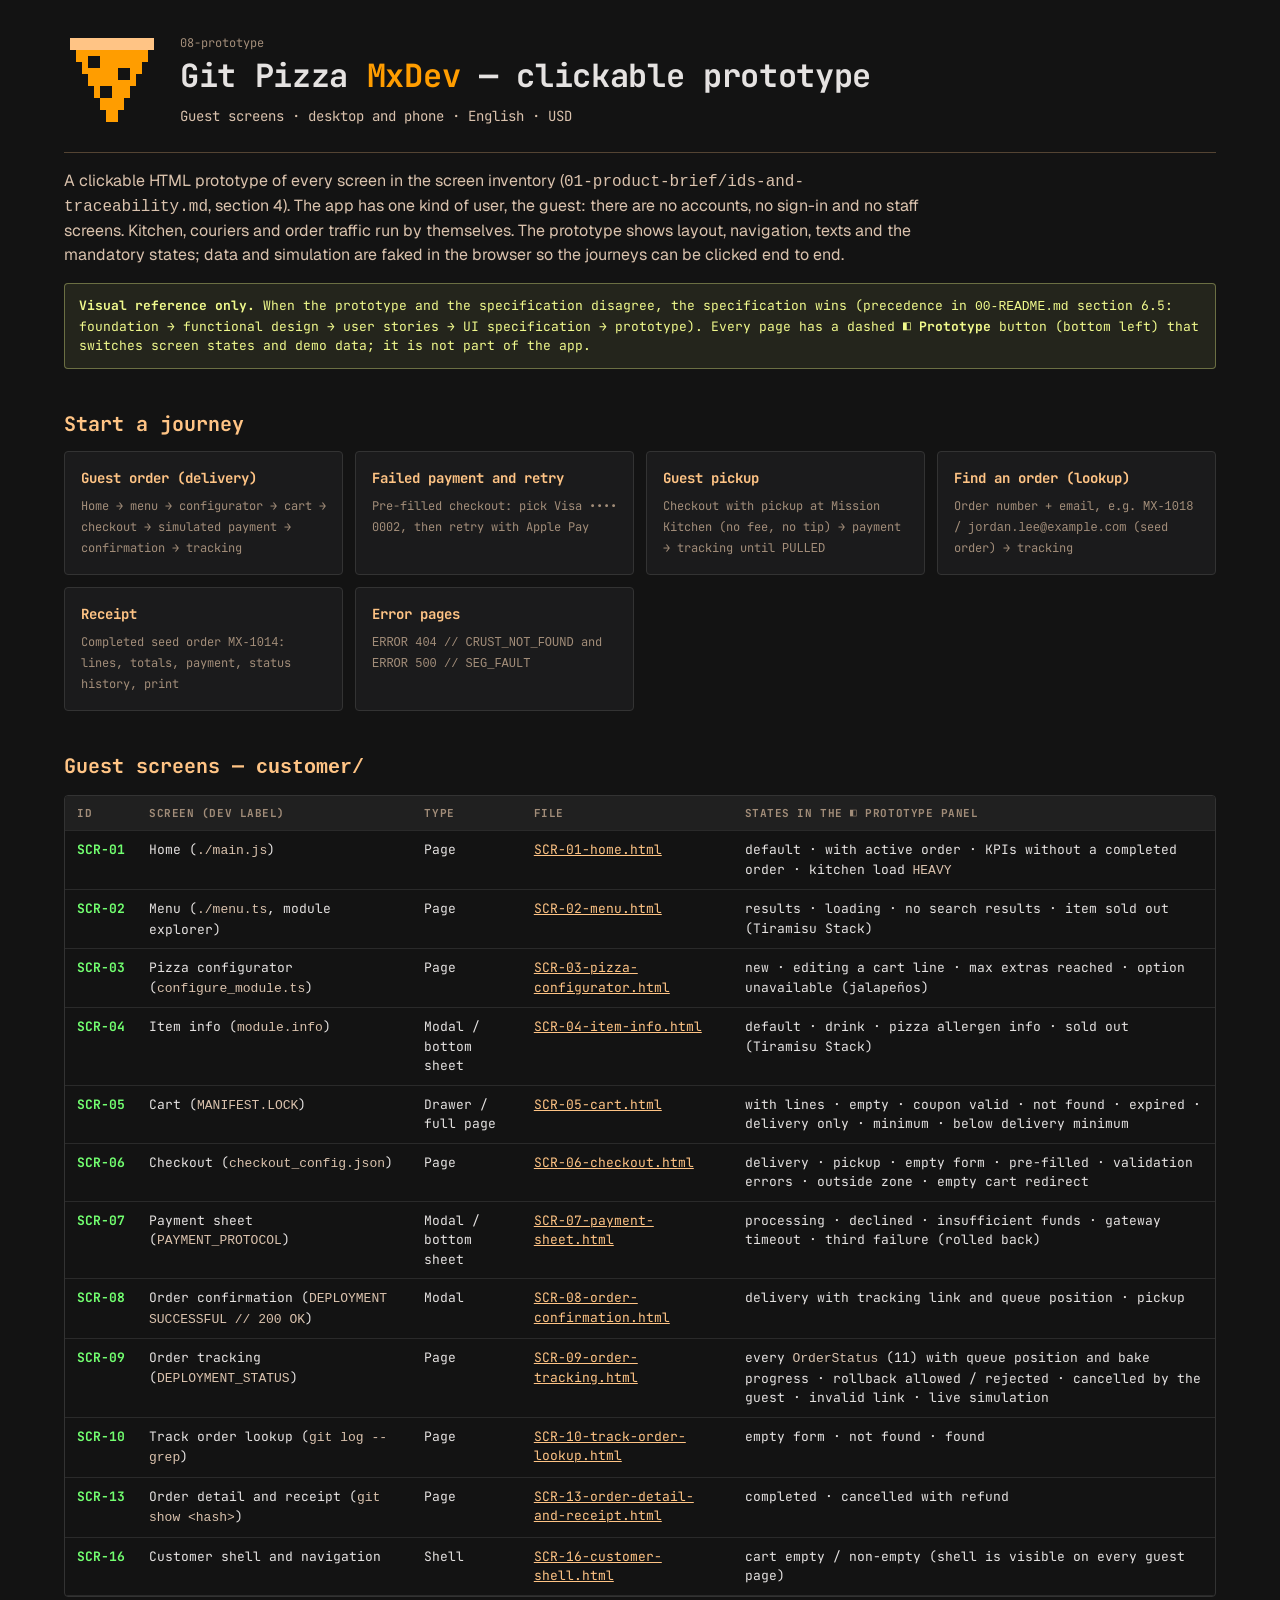
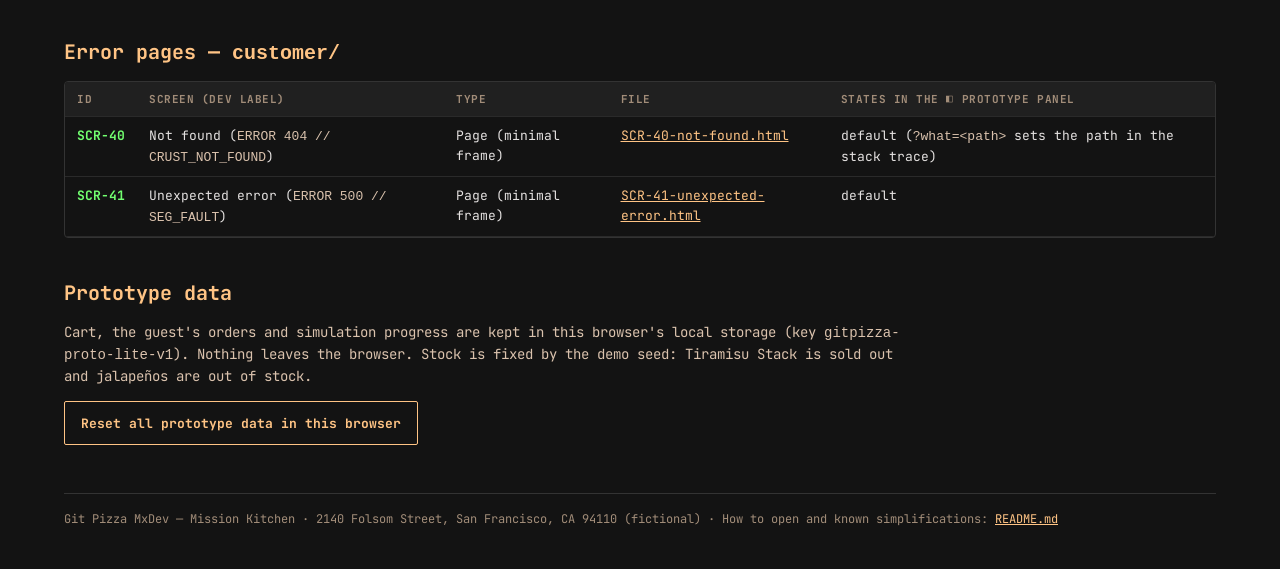
<file: package-lite/08-prototype/index.html>
<!doctype html>
<html lang="en">
<head>
<meta charset="utf-8">
<meta name="viewport" content="width=device-width, initial-scale=1">
<link rel="icon" href="../assets/brand/favicon.svg" type="image/svg+xml">
<link rel="icon" href="../assets/brand/favicon-32.png" sizes="32x32" type="image/png">
<link rel="apple-touch-icon" href="../assets/brand/apple-touch-icon.png">
<title>Prototype index — Git Pizza MxDev</title>
<link href="https://fonts.googleapis.com/css2?family=JetBrains+Mono:wght@400;500;600;700&family=Geist:wght@400;600&display=swap" rel="stylesheet">
<style>
  :root { --bg: #131313; --low: #1b1b1c; --cont: #202020; --lowest: #0e0e0e; --text: #e5e2e1; --sec: #dac2ad; --muted: #a28d79; --border: #333333; --strong: #544433;
    --primary: #ff9d00; --primary-light: #ffc485; --green: #72ff70; --info: #38bdf8; --warn: #f1fa8c; --mono: 'JetBrains Mono', Menlo, Consolas, monospace; --body: 'Geist', system-ui, sans-serif; }
  * { box-sizing: border-box; }
  body { margin: 0; background: var(--bg); color: var(--text); font: 14px/1.5 var(--mono); }
  a { color: var(--primary-light); } a:hover { color: #fff; }
  :focus-visible { outline: 2px solid var(--primary-light); outline-offset: 2px; }
  .wrap { max-width: 1200px; margin: 0 auto; padding: 32px 24px 64px; }
  header { display: flex; gap: 20px; align-items: center; flex-wrap: wrap; padding-bottom: 24px; border-bottom: 1px solid var(--strong); }
  header img { width: 96px; height: 96px; }
  h1 { font-size: 32px; margin: 0; letter-spacing: -0.01em; } h1 span { color: var(--primary); }
  h2 { font-size: 20px; margin: 40px 0 12px; color: var(--primary-light); }
  p.lead { font-family: var(--body); font-size: 16px; color: var(--sec); max-width: 860px; }
  .note { border: 1px solid rgba(241,250,140,.35); background: rgba(241,250,140,.08); color: var(--warn); padding: 12px 14px; border-radius: 4px; font-size: 13px; margin-top: 16px; }
  .starts { display: grid; grid-template-columns: repeat(auto-fill, minmax(250px, 1fr)); gap: 12px; }
  .start { display: block; background: var(--low); border: 1px solid var(--border); border-radius: 4px; padding: 16px; text-decoration: none; color: var(--text); }
  .start:hover { border-color: var(--primary-light); box-shadow: 0 0 12px rgba(255,196,133,.3); }
  .start b { color: var(--primary-light); display: block; margin-bottom: 6px; } .start span { color: var(--muted); font-size: 12px; }
  .tw { overflow-x: auto; border: 1px solid var(--border); border-radius: 4px; }
  table { width: 100%; border-collapse: collapse; font-size: 13px; min-width: 760px; }
  th, td { text-align: left; padding: 9px 12px; border-bottom: 1px solid #2a2a2a; vertical-align: top; }
  th { background: var(--cont); color: var(--muted); font-size: 11px; letter-spacing: .05em; text-transform: uppercase; }
  td.id { color: var(--green); white-space: nowrap; font-weight: 700; }
  td code, p code { color: var(--sec); }
  .pending { color: var(--muted); font-style: italic; }
  .btn { display: inline-flex; align-items: center; min-height: 44px; padding: 0 16px; border-radius: 2px; border: 1px solid var(--primary-light); color: var(--primary-light); background: transparent; font: 700 13px var(--mono); cursor: pointer; }
  .btn:hover { background: rgba(255,157,0,.12); }
  footer { margin-top: 48px; color: var(--muted); font-size: 12px; border-top: 1px solid var(--border); padding-top: 16px; }
  /* Scrollbars: thin and dark, matching the theme */
  html { color-scheme: dark; }
  * { scrollbar-width: thin; scrollbar-color: #393939 transparent; }
  *:hover { scrollbar-color: #544433 transparent; }
</style>
</head>
<body>
<div class="wrap">
  <header>
    <img src="../assets/brand/logo-mark.svg" alt="" width="96" height="96">
    <div><div style="color:var(--muted);font-size:12px">08-prototype</div><h1>Git Pizza <span>MxDev</span> — clickable prototype</h1><div style="color:var(--sec);margin-top:6px">Guest screens · desktop and phone · English · USD</div></div>
  </header>

  <p class="lead">A clickable HTML prototype of every screen in the screen inventory (<code>01-product-brief/ids-and-traceability.md</code>, section 4). The app has one kind of user, the guest: there are no accounts, no sign-in and no staff screens. Kitchen, couriers and order traffic run by themselves. The prototype shows layout, navigation, texts and the mandatory states; data and simulation are faked in the browser so the journeys can be clicked end to end.</p>
  <div class="note"><strong>Visual reference only.</strong> When the prototype and the specification disagree, the specification wins (precedence in <code>00-README.md</code> section 6.5: foundation → functional design → user stories → UI specification → prototype). Every page has a dashed <strong>◧ Prototype</strong> button (bottom left) that switches screen states and demo data; it is not part of the app.</div>

  <h2>Start a journey</h2>
  <div class="starts">
    <a class="start" href="customer/SCR-01-home.html"><b>Guest order (delivery)</b><span>Home → menu → configurator → cart → checkout → simulated payment → confirmation → tracking</span></a>
    <a class="start" href="customer/SCR-06-checkout.html?state=guest-filled"><b>Failed payment and retry</b><span>Pre-filled checkout: pick Visa •••• 0002, then retry with Apple Pay</span></a>
    <a class="start" href="customer/SCR-06-checkout.html?state=pickup"><b>Guest pickup</b><span>Checkout with pickup at Mission Kitchen (no fee, no tip) → payment → tracking until <code>PULLED</code></span></a>
    <a class="start" href="customer/SCR-10-track-order-lookup.html"><b>Find an order (lookup)</b><span>Order number + email, e.g. <code>MX-1018</code> / <code>jordan.lee@example.com</code> (seed order) → tracking</span></a>
    <a class="start" href="customer/SCR-13-order-detail-and-receipt.html?state=completed"><b>Receipt</b><span>Completed seed order <code>MX-1014</code>: lines, totals, payment, status history, print</span></a>
    <a class="start" href="customer/SCR-40-not-found.html?what=/track/MX-9999"><b>Error pages</b><span><code>ERROR 404 // CRUST_NOT_FOUND</code> and <code>ERROR 500 // SEG_FAULT</code></span></a>
  </div>

  <h2>Guest screens — <code>customer/</code></h2>
  <div class="tw"><table>
    <thead><tr><th scope="col">ID</th><th scope="col">Screen (dev label)</th><th scope="col">Type</th><th scope="col">File</th><th scope="col">States in the ◧ Prototype panel</th></tr></thead>
    <tbody>
      <tr><td class="id">SCR-01</td><td>Home (<code>./main.js</code>)</td><td>Page</td><td><a href="customer/SCR-01-home.html">SCR-01-home.html</a></td><td>default · with active order · KPIs without a completed order · kitchen load <code>HEAVY</code></td></tr>
      <tr><td class="id">SCR-02</td><td>Menu (<code>./menu.ts</code>, module explorer)</td><td>Page</td><td><a href="customer/SCR-02-menu.html">SCR-02-menu.html</a></td><td>results · loading · no search results · item sold out (Tiramisu Stack)</td></tr>
      <tr><td class="id">SCR-03</td><td>Pizza configurator (<code>configure_module.ts</code>)</td><td>Page</td><td><a href="customer/SCR-03-pizza-configurator.html?p=PZ-05">SCR-03-pizza-configurator.html</a></td><td>new · editing a cart line · max extras reached · option unavailable (jalapeños)</td></tr>
      <tr><td class="id">SCR-04</td><td>Item info (<code>module.info</code>)</td><td>Modal / bottom sheet</td><td><a href="customer/SCR-04-item-info.html?p=SD-01">SCR-04-item-info.html</a></td><td>default · drink · pizza allergen info · sold out (Tiramisu Stack)</td></tr>
      <tr><td class="id">SCR-05</td><td>Cart (<code>MANIFEST.LOCK</code>)</td><td>Drawer / full page</td><td><a href="customer/SCR-05-cart.html">SCR-05-cart.html</a></td><td>with lines · empty · coupon valid · not found · expired · delivery only · minimum · below delivery minimum</td></tr>
      <tr><td class="id">SCR-06</td><td>Checkout (<code>checkout_config.json</code>)</td><td>Page</td><td><a href="customer/SCR-06-checkout.html">SCR-06-checkout.html</a></td><td>delivery · pickup · empty form · pre-filled · validation errors · outside zone · empty cart redirect</td></tr>
      <tr><td class="id">SCR-07</td><td>Payment sheet (<code>PAYMENT_PROTOCOL</code>)</td><td>Modal / bottom sheet</td><td><a href="customer/SCR-07-payment-sheet.html?state=processing">SCR-07-payment-sheet.html</a></td><td>processing · declined · insufficient funds · gateway timeout · third failure (rolled back)</td></tr>
      <tr><td class="id">SCR-08</td><td>Order confirmation (<code>DEPLOYMENT SUCCESSFUL // 200 OK</code>)</td><td>Modal</td><td><a href="customer/SCR-08-order-confirmation.html">SCR-08-order-confirmation.html</a></td><td>delivery with tracking link and queue position · pickup</td></tr>
      <tr><td class="id">SCR-09</td><td>Order tracking (<code>DEPLOYMENT_STATUS</code>)</td><td>Page</td><td><a href="customer/SCR-09-order-tracking.html?state=QUEUED">SCR-09-order-tracking.html</a></td><td>every <code>OrderStatus</code> (11) with queue position and bake progress · rollback allowed / rejected · cancelled by the guest · invalid link · live simulation</td></tr>
      <tr><td class="id">SCR-10</td><td>Track order lookup (<code>git log --grep</code>)</td><td>Page</td><td><a href="customer/SCR-10-track-order-lookup.html">SCR-10-track-order-lookup.html</a></td><td>empty form · not found · found</td></tr>
      <tr><td class="id">SCR-13</td><td>Order detail and receipt (<code>git show &lt;hash&gt;</code>)</td><td>Page</td><td><a href="customer/SCR-13-order-detail-and-receipt.html?state=completed">SCR-13-order-detail-and-receipt.html</a></td><td>completed · cancelled with refund</td></tr>
      <tr><td class="id">SCR-16</td><td>Customer shell and navigation</td><td>Shell</td><td><a href="customer/SCR-16-customer-shell.html">SCR-16-customer-shell.html</a></td><td>cart empty / non-empty (shell is visible on every guest page)</td></tr>
    </tbody></table></div>

  <h2>Error pages — <code>customer/</code></h2>
  <div class="tw"><table>
    <thead><tr><th scope="col">ID</th><th scope="col">Screen (dev label)</th><th scope="col">Type</th><th scope="col">File</th><th scope="col">States in the ◧ Prototype panel</th></tr></thead>
    <tbody>
      <tr><td class="id">SCR-40</td><td>Not found (<code>ERROR 404 // CRUST_NOT_FOUND</code>)</td><td>Page (minimal frame)</td><td><a href="customer/SCR-40-not-found.html?what=/track/MX-9999">SCR-40-not-found.html</a></td><td>default (<code>?what=&lt;path&gt;</code> sets the path in the stack trace)</td></tr>
      <tr><td class="id">SCR-41</td><td>Unexpected error (<code>ERROR 500 // SEG_FAULT</code>)</td><td>Page (minimal frame)</td><td><a href="customer/SCR-41-unexpected-error.html">SCR-41-unexpected-error.html</a></td><td>default</td></tr>
    </tbody></table></div>

  <h2>Prototype data</h2>
  <p style="color:var(--sec);max-width:860px">Cart, the guest's orders and simulation progress are kept in this browser's local storage (key <code>gitpizza-proto-lite-v1</code>). Nothing leaves the browser. Stock is fixed by the demo seed: Tiramisu Stack is sold out and jalapeños are out of stock.</p>
  <button class="btn" id="reset" type="button">Reset all prototype data in this browser</button> <span id="reset-msg" role="status" style="color:var(--green);margin-left:12px"></span>

  <footer>Git Pizza MxDev — Mission Kitchen · 2140 Folsom Street, San Francisco, CA 94110 (fictional) · How to open and known simplifications: <a href="README.md">README.md</a></footer>
</div>
<script>
  document.getElementById('reset').addEventListener('click', function () {
    try { Object.keys(localStorage).forEach(function (k) { if (k.indexOf('gitpizza-proto-lite-') === 0) localStorage.removeItem(k); }); document.getElementById('reset-msg').textContent = 'Done. All prototype data is back to the start.'; }
    catch (e) { document.getElementById('reset-msg').textContent = 'Local storage is not available in this browser; nothing to reset.'; }
  });
</script>
</body>
</html>
</file>
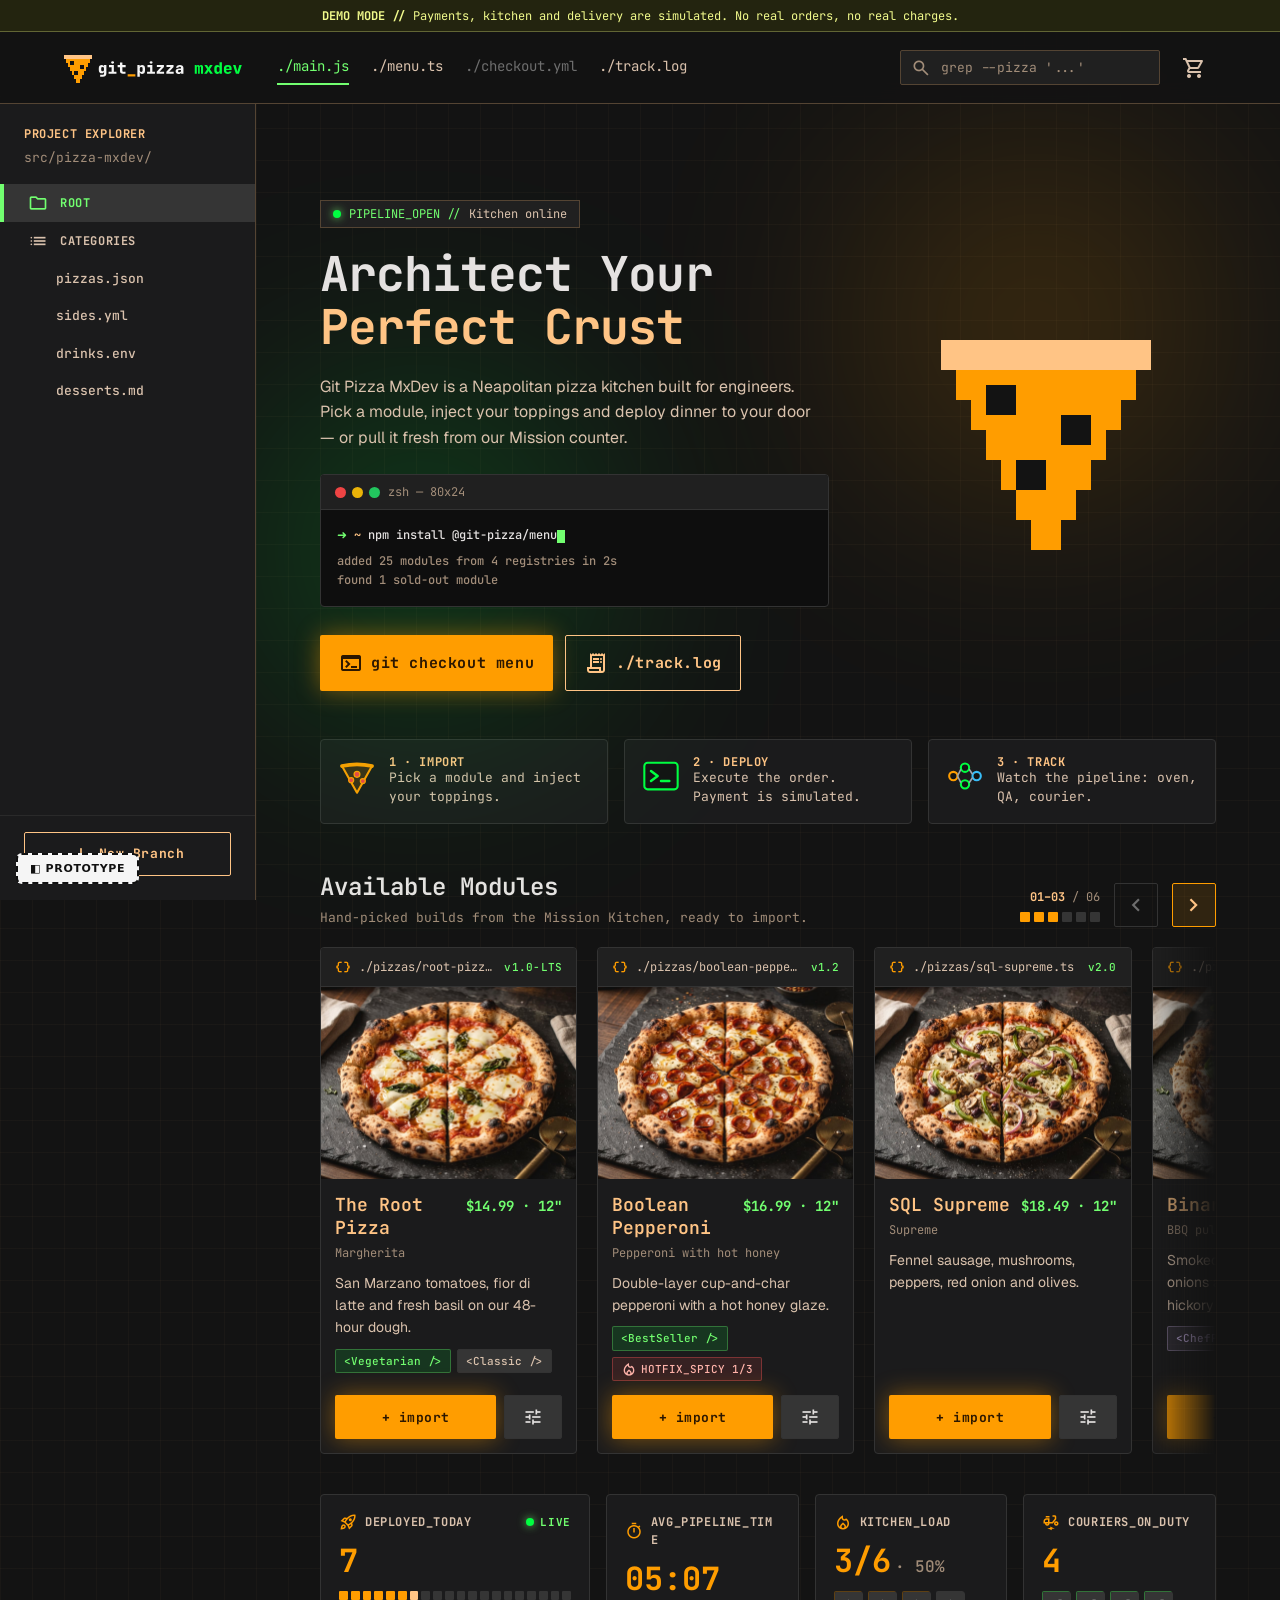
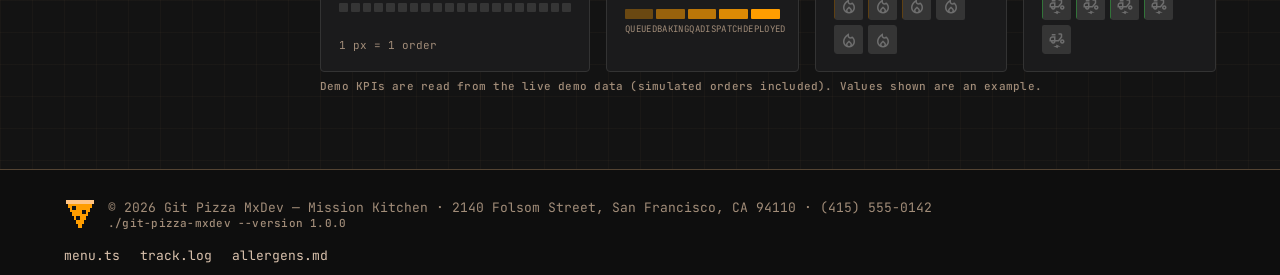
<file: package-lite/08-prototype/customer/SCR-01-home.html>
<!doctype html>
<html lang="en">
<head>
<meta charset="utf-8">
<meta name="viewport" content="width=device-width, initial-scale=1">
<link rel="icon" href="../../assets/brand/favicon.svg" type="image/svg+xml">
<link rel="icon" href="../../assets/brand/favicon-32.png" sizes="32x32" type="image/png">
<link rel="apple-touch-icon" href="../../assets/brand/apple-touch-icon.png">
<title>Git Pizza MxDev — Architect Your Perfect Crust</title>
<link href="https://fonts.googleapis.com/css2?family=JetBrains+Mono:wght@400;500;600;700&family=Geist:wght@400;600&display=swap" rel="stylesheet">
<link href="https://fonts.googleapis.com/css2?family=Material+Symbols+Outlined:opsz,wght,FILL,GRAD@24,400,0,0" rel="stylesheet">
<link rel="stylesheet" href="_shared/proto.css">
<style>
  .hero { position: relative; display: grid; grid-template-columns: 1.2fr 0.8fr; gap: 48px; align-items: center; padding: 56px 0 40px; }
  .hero .glow1, .hero .glow2 { position: absolute; width: 360px; height: 360px; border-radius: 9999px; filter: blur(120px); opacity: 0.18; pointer-events: none; z-index: 0; }
  .hero .glow1 { background: var(--primary); top: 0; right: 0; } .hero .glow2 { background: var(--success); bottom: 0; left: -80px; }
  .hero > * { position: relative; z-index: 1; }
  .env-chip { display: inline-flex; gap: 8px; align-items: center; padding: 4px 12px; border: 1px solid var(--border-strong); background: var(--surface-container); font-size: 12px; color: var(--text-secondary); margin-bottom: 20px; }
  .hero h1 span { color: var(--primary-light); }
  .hero-logo { width: 240px; height: 240px; justify-self: center; }
  .cta-row { display: flex; gap: 12px; flex-wrap: wrap; margin-top: 28px; }
  /* E-08 pipeline strip */
  .pipe-strip { display: grid; grid-template-columns: repeat(3, 1fr); gap: 16px; margin-top: 8px; }
  .pipe-strip > div { display: flex; gap: 12px; align-items: flex-start; padding: 16px; background: var(--surface-low); border: 1px solid var(--border); border-radius: var(--r-md); }
  .pipe-strip img { width: 40px; height: 40px; flex: none; }
  @media (max-width: 767px) { .pipe-strip { grid-template-columns: 1fr; } }
  .feat-head { display: flex; justify-content: space-between; align-items: flex-end; gap: 16px; margin: 48px 0 20px; }
  .carousel { display: grid; grid-auto-flow: column; grid-auto-columns: calc((100% - 40px) / 2.25); gap: 20px; overflow-x: auto; scroll-snap-type: x mandatory; scrollbar-width: none; }
  .carousel::-webkit-scrollbar { display: none; }
  .carousel .pcard { scroll-snap-align: start; }
  /* peek of the next card (1/4 card) + edge fades show that the row scrolls */
  @media (min-width: 1200px) { .carousel { grid-auto-columns: calc((100% - 60px) / 3.25); } }
  .carousel { --fade-l: 0px; --fade-r: 72px; -webkit-mask-image: linear-gradient(to right, transparent 0, #000 var(--fade-l), #000 calc(100% - var(--fade-r)), transparent 100%); mask-image: linear-gradient(to right, transparent 0, #000 var(--fade-l), #000 calc(100% - var(--fade-r)), transparent 100%); }
  .carousel.not-start { --fade-l: 48px; } .carousel.at-end { --fade-r: 0px; }
  /* E-10 carousel navigation */
  .car-nav { display: flex; align-items: center; gap: 14px; flex-shrink: 0; }
  .car-pos { display: flex; flex-direction: column; align-items: flex-end; gap: 6px; font-size: 12px; color: var(--text-muted); }
  .car-pos b { color: var(--primary-light); font-weight: 700; }
  .pager { display: flex; gap: 4px; } .pager i { width: 10px; height: 10px; background: var(--surface-highest); border-radius: 1px; transition: background .2s; }
  .pager i.on { background: var(--primary); }
  .car-btn { width: 44px; height: 44px; display: grid; place-items: center; border-radius: var(--r-sm); border: 1px solid var(--primary); background: var(--primary-subtle); color: var(--primary-light); cursor: pointer; transition: background .15s, color .15s, box-shadow .15s; }
  .car-btn .ms { font-size: 26px; }
  .car-btn:hover:not([disabled]) { background: var(--primary); color: var(--primary-on); box-shadow: var(--glow-m); }
  .car-btn[disabled] { border-color: var(--border); background: transparent; color: var(--text-disabled); cursor: not-allowed; }
  .car-nav-phone { display: none; justify-content: center; align-items: center; gap: 12px; margin-top: 14px; font-size: 12px; color: var(--text-muted); }
  .car-nav-phone b { color: var(--primary-light); }
  @media (max-width: 767px) { .car-nav-phone { display: flex; } .carousel { --fade-r: 40px; } .carousel.not-start { --fade-l: 24px; } }
  /* E-12 KPI pixel board */
  .kpis { display: grid; grid-template-columns: 1.4fr 1fr 1fr 1fr; gap: 16px; margin-top: 40px; }
  .kpi { background: var(--surface-low); border: 1px solid var(--border); border-radius: var(--r-md); padding: 18px; display: flex; flex-direction: column; gap: 14px; min-width: 0; }
  .kpi .h { display: flex; align-items: center; gap: 8px; font-size: 12px; font-weight: 700; letter-spacing: .05em; color: var(--text-secondary); min-width: 0; }
  .kpi .h .lbl { overflow-wrap: anywhere; }
  .kpi .h .ms { font-size: 18px; color: var(--primary); flex-shrink: 0; }
  .kpi .h .live { margin-left: auto; display: inline-flex; align-items: center; gap: 6px; color: var(--success-text); font-size: 11px; flex-shrink: 0; }
  .kpi .v { font-size: 32px; font-weight: 700; line-height: 1; color: var(--primary); }
  .kpi .v small { font-size: 16px; color: var(--text-muted); font-weight: 500; margin-left: 4px; }
  .kpi .px { display: grid; grid-template-columns: repeat(20, 1fr); gap: 3px; }
  .kpi .px b { aspect-ratio: 1; background: var(--surface-highest); border-radius: 1px; }
  .kpi .px b.on { background: var(--primary); } .kpi .px b.new { background: var(--primary-light); }
  .kpi .pipe { display: grid; grid-template-columns: repeat(5, 1fr); gap: 3px; }
  .kpi .pipe b { height: 10px; background: var(--primary); border-radius: 1px; }
  .kpi .pipe b:nth-child(1) { opacity: .35; } .kpi .pipe b:nth-child(2) { opacity: .55; } .kpi .pipe b:nth-child(3) { opacity: .7; } .kpi .pipe b:nth-child(4) { opacity: .85; }
  .kpi .pipe.off b { background: var(--surface-highest); opacity: 1; }
  .kpi .pl { display: grid; grid-template-columns: repeat(5, 1fr); font-size: 9px; color: var(--text-muted); letter-spacing: .04em; margin-top: 4px; }
  .kpi .units { display: flex; gap: 6px; flex-wrap: wrap; }
  .kpi .units span { width: 28px; height: 28px; display: grid; place-items: center; border-radius: var(--r-sm); background: var(--surface-highest); color: var(--text-disabled); border: 1px solid transparent; }
  .kpi .units span .ms { font-size: 18px; }
  .kpi .units span.on { background: var(--primary-subtle); color: var(--primary); border-color: var(--primary-border); }
  .kpi .units.green span.on { background: var(--success-subtle); color: var(--success-text); border-color: rgba(114,255,112,.3); }
  .kpi .sub { font-size: 11px; color: var(--text-muted); margin-top: auto; }
  @media (max-width: 1199px) { .kpis { grid-template-columns: 1fr 1fr; } }
  @media (max-width: 1023px) { .hero { grid-template-columns: 1fr; padding-top: 24px; } .hero-logo { width: 128px; height: 128px; grid-row: 1; justify-self: start; } }
  @media (max-width: 767px) { .hero-logo { width: 96px; height: 96px; } .kpis { gap: 10px; } .kpi { padding: 14px; gap: 10px; } .kpi .h { font-size: 10px; } .kpi .h .live { font-size: 0; gap: 0; } .kpi .v { font-size: 24px; } .kpi .pl { display: none; } .kpi .units span { width: 24px; height: 24px; } .carousel { grid-auto-columns: 82%; gap: 12px; } }
</style>
</head>
<body class="grid-bg" data-screen="SCR-01" data-nav="home">
<main id="main">
  <div class="page">
    <section class="hero" aria-labelledby="hero-t">
      <div class="glow1"></div><div class="glow2"></div>
      <div>
        <div class="env-chip" id="env-chip"><span class="live-dot" aria-hidden="true"></span><span class="c-green">PIPELINE_OPEN //</span> Kitchen online</div>
        <h1 id="hero-t" class="t-display">Architect Your <span>Perfect Crust</span></h1>
        <p class="t-body-long" style="max-width:620px;margin-top:20px">Git Pizza MxDev is a Neapolitan pizza kitchen built for engineers. Pick a module, inject your toppings and deploy dinner to your door — or pull it fresh from our Mission counter.</p>
        <div class="term mt-24" style="max-width:560px">
          <div class="term-bar"><span class="dots" aria-hidden="true"><i></i><i></i><i></i></span><span>zsh — 80x24</span></div>
          <div class="term-body" aria-hidden="true">
            <div><span class="c-green">➜</span> <span class="c-primary">~</span> <span id="typing"></span><span class="cursor" id="cursor1"></span></div>
            <div class="c-muted" id="term-lines" style="margin-top:6px"></div>
          </div>
        </div>
        <div class="cta-row">
          <a class="btn btn-primary btn-lg" href="SCR-02-menu.html" aria-label="Open the menu"><span class="ms" aria-hidden="true">terminal</span>git checkout menu</a>
          <a class="btn btn-secondary btn-lg" id="cta-track" href="SCR-10-track-order-lookup.html" aria-label="Track an order"><span class="ms" aria-hidden="true">receipt_long</span>./track.log</a>
        </div>
      </div>
      <img class="hero-logo" src="../../assets/brand/logo-mark.svg" width="240" height="240" alt="Git Pizza MxDev logo">
    </section>

    <section class="pipe-strip" aria-label="How it works">
      <div><img src="../../assets/icons/icon-pizza-module.svg" alt=""><div><div class="t-label c-primary">1 · import</div><div class="t-small c-secondary">Pick a module and inject your toppings.</div></div></div>
      <div><img src="../../assets/icons/icon-terminal-cli.svg" alt=""><div><div class="t-label c-primary">2 · deploy</div><div class="t-small c-secondary">Execute the order. Payment is simulated.</div></div></div>
      <div><img src="../../assets/icons/icon-ci-cd-pipeline.svg" alt=""><div><div class="t-label c-primary">3 · track</div><div class="t-small c-secondary">Watch the pipeline: oven, QA, courier.</div></div></div>
    </section>

    <section id="active-order" aria-live="polite"></section>

    <section aria-labelledby="feat-t">
      <div class="feat-head">
        <div><h2 id="feat-t" class="t-h2">Available Modules</h2><p class="t-small c-muted" style="margin:6px 0 0">Hand-picked builds from the Mission Kitchen, ready to import.</p></div>
        <div class="car-nav hide-phone">
          <div class="car-pos"><span aria-live="polite" data-pos>01–03 / 06</span><span class="pager" data-pager aria-hidden="true"></span></div>
          <button class="car-btn" data-scroll="-1" aria-label="Previous modules" disabled><span class="ms">chevron_left</span></button>
          <button class="car-btn" data-scroll="1" aria-label="Next modules"><span class="ms">chevron_right</span></button>
        </div>
      </div>
      <div class="carousel" id="carousel" tabindex="0" aria-label="Featured modules carousel"></div>
      <div class="car-nav-phone" aria-hidden="true"><span class="pager" data-pager></span><span data-pos>01 / 06</span></div>
    </section>

    <section class="kpis" id="kpis" aria-label="Demo kitchen in numbers"></section>
    <p class="t-micro c-muted mt-8">Demo KPIs are read from the live demo data (simulated orders included). Values shown are an example.</p>
  </div>
</main>
<script src="_shared/proto.js"></script>
<script>
(function () {
  var st = GP.state();
  GP.registerStates([['default', 'Default'], ['active', 'With active order'], ['nokpi', 'KPIs: no completed order yet'], ['heavy', 'KPIs: kitchen load HEAVY']]);
  var mode = GP.currentState();

  // E-01 status chip and E-05 terminal (TXT-MENU-01, TXT-MENU-04 … 08): values are read at page load
  var paused = !!st.intakePaused;
  if (paused) document.getElementById('env-chip').innerHTML = '<span class="live-dot" style="background:var(--warning)" aria-hidden="true"></span><span class="c-orange">PIPELINE_PAUSED //</span> Kitchen paused';
  var soldOutN = GP.PRODUCTS.filter(function (p) { return !GP.isOrderable(p); }).length;
  var termLines = ['added ' + GP.PRODUCTS.length + ' modules from 4 registries in 2s',
    soldOutN === 0 ? 'found 0 vulnerabilities' : 'found ' + soldOutN + ' sold-out module' + (soldOutN === 1 ? '' : 's'),
    paused ? '<span class="c-orange">Git Pizza MxDev — Mission Kitchen is paused. New deployments are on hold.</span>' : '<span class="c-green">Git Pizza MxDev — Mission Kitchen is online. Ready for deployment.</span>'];
  var cmd = 'npm install @git-pizza/menu', ci = 0, el = document.getElementById('typing'), tl = document.getElementById('term-lines');
  function showLines(k) { tl.innerHTML = termLines.slice(0, k).join('<br>'); if (k < termLines.length) setTimeout(function () { showLines(k + 1); }, 300); }
  var reduce = window.matchMedia('(prefers-reduced-motion: reduce)').matches, seen = false;
  try { seen = sessionStorage.getItem('gp-home-typed') === '1'; sessionStorage.setItem('gp-home-typed', '1'); } catch (e) {}
  function type() { ci++; el.textContent = cmd.slice(0, ci); if (ci < cmd.length) setTimeout(type, 40); else setTimeout(function () { showLines(1); }, 300); }
  if (reduce || seen) { el.textContent = cmd; tl.innerHTML = termLines.join('<br>'); } else type();
  document.getElementById('cta-track').href = GP.trackHref();

  // E-12 KPI pixel board (values are an example; the app reads them from live data, BR-MENU-17)
  (function () {
    // Default = values of the Lite seed right after a reset (09-demo-data). KITCHEN_LOAD (BR-SIM-16d): busy oven slots / all slots of the ONLINE ovens (2 ovens × 3 slots); COURIERS_ON_DUTY: CU-05 is always OFF_DUTY (BR-DEMO-03a), the value is the number on duty (SCR-01 E-12)
    var K = mode === 'nokpi' ? { deploys: 0, avg: null, load: [0, 6], couriers: [4, 5] } : { deploys: 7, avg: '05:07', load: mode === 'heavy' ? [6, 6] : [3, 6], couriers: [4, 5] };
    var CELLS = 40, per = Math.max(1, Math.ceil(K.deploys / CELLS)), lit = Math.ceil(K.deploys / per), i, px = '';
    for (i = 0; i < CELLS; i++) px += '<b class="' + (i < lit - 1 ? 'on' : i === lit - 1 ? 'new' : '') + '"></b>';
    function units(on, n, icon, cls) { var s = ''; for (var j = 0; j < n; j++) s += '<span class="' + (j < on ? 'on' : '') + '"><span class="ms">' + icon + '</span></span>'; return '<div class="units ' + (cls || '') + '" aria-hidden="true">' + s + '</div>'; }
    function head(icon, key, extra) { return '<div class="h"><span class="ms" aria-hidden="true">' + icon + '</span><span class="lbl">' + key + '</span>' + (extra || '') + '</div>'; }
    var dash = '—', loadPct = Math.round(K.load[0] / K.load[1] * 100);
    document.getElementById('kpis').innerHTML =
      '<div class="kpi" role="group" aria-label="Orders completed today: ' + K.deploys + '">' + head('rocket_launch', 'DEPLOYED_TODAY', '<span class="live"><span class="live-dot" aria-hidden="true"></span>LIVE</span>') +
        '<div class="v" id="kpi-orders">' + (K.deploys || dash) + '</div><div class="px" aria-hidden="true">' + px + '</div>' +
        '<div class="sub">' + (per === 1 ? '1 px = 1 order' : '1 px = ' + per + ' orders') + '</div></div>' +
      '<div class="kpi" role="group" aria-label="Average time from payment to delivery or pickup today: ' + (K.avg || 'no data yet') + '">' + head('timer', 'AVG_PIPELINE_TIME') +
        '<div class="v">' + (K.avg || dash) + '</div><div aria-hidden="true"><div class="pipe' + (K.avg ? '' : ' off') + '"><b></b><b></b><b></b><b></b><b></b></div>' +
        '<div class="pl"><span>QUEUED</span><span>BAKING</span><span>QA</span><span>DISPATCH</span><span>DEPLOYED</span></div></div></div>' +
      '<div class="kpi" role="group" aria-label="Kitchen load: ' + K.load[0] + ' of ' + K.load[1] + ' oven slots busy, ' + loadPct + '%' + (loadPct >= 85 ? ', heavy' : '') + '">' + head('local_fire_department', 'KITCHEN_LOAD', loadPct >= 85 ? '<span class="chip tag-spice" style="margin-left:auto">HEAVY</span>' : '') + /* TXT-MENU-63: chip HEAVY from 85 % */
        '<div class="v">' + K.load[0] + '/' + K.load[1] + '<small style="white-space:nowrap">· ' + loadPct + '%</small></div>' + units(K.load[0], K.load[1], 'local_fire_department') + '</div>' +
      '<div class="kpi" role="group" aria-label="Couriers on duty: ' + K.couriers[0] + '">' + head('electric_moped', 'COURIERS_ON_DUTY') +
        '<div class="v">' + K.couriers[0] + '</div>' + units(K.couriers[0], K.couriers[1], 'electric_moped', 'green') + '</div>';
  })();

  // featured carousel
  var feat = GP.PRODUCTS.filter(function (p) { return p.featured; });
  document.getElementById('carousel').innerHTML = feat.map(function (p) {
    var ok = GP.isOrderable(p);
    return '<article class="pcard' + (ok ? '' : ' sold-out') + '">' +
      '<div class="pcard-head"><span class="ms sm c-orange" aria-hidden="true">data_object</span><span class="fname">./pizzas/' + p.key + '.ts</span><span class="t-micro c-green">' + p.ver + '</span></div>' +
      '<div style="position:relative">' + (ok ? '' : '<span class="chip tag-sold sold-ribbon">SOLD_OUT</span>') + GP.imgHtml(p) + '</div>' +
      '<div class="pcard-body"><div class="pcard-title"><h3 class="t-h3">' + GP.esc(p.name) + '</h3><span class="price">' + GP.money(GP.cardPrice(p)) + ' · ' + GP.sizeShort(p) + '</span></div>' +
      '<div class="real">' + GP.esc(p.real) + '</div><p class="t-body-long" style="font-size:14px;margin:0">' + GP.esc(p.short) + '</p><div class="row" style="gap:6px">' + GP.badgesHtml(p) + '</div></div>' +
      '<div class="pcard-foot">' + (ok ? '<button class="btn btn-primary" data-import="' + p.code + '" aria-label="Add ' + GP.esc(p.name) + ', Medium, to cart">+ import</button>' : '<button class="btn btn-primary" disabled aria-label="' + GP.esc(p.name) + ' is sold out">404: OUT_OF_STOCK</button>') +
      '<a class="btn btn-ghost" href="SCR-03-pizza-configurator.html?p=' + p.code + '" aria-label="Configure ' + GP.esc(p.name) + '"><span class="ms md">tune</span></a></div></article>';
  }).join('');
  document.getElementById('carousel').addEventListener('click', function (e) {
    var b = e.target.closest('[data-import]'); if (!b) return;
    var p = GP.BY_CODE[b.dataset.import]; GP.addLine(GP.defaultLine(p.code)); GP.refreshCartCount();
    GP.toast(GP.esc(p.name) + ' (Medium 12") added to the manifest.', '', 'SCR-05-cart.html', 'View manifest');
  });
  // E-10: arrows scroll by one card, disabled at the ends; counter + pixel pager show the position
  (function () {
    var c = document.getElementById('carousel'), cards = c.children, n = cards.length;
    var pad = function (x) { return (x < 10 ? '0' : '') + x; };
    function step() { return cards.length > 1 ? cards[1].offsetLeft - cards[0].offsetLeft : c.clientWidth; }
    function update() {
      var s = step(), max = c.scrollWidth - c.clientWidth, atStart = c.scrollLeft <= 2, atEnd = c.scrollLeft >= max - 2;
      var visible = Math.max(1, Math.floor((c.clientWidth + 20) / s)), first = atEnd ? n - visible : Math.round(c.scrollLeft / s), last = Math.min(n, first + visible);
      c.classList.toggle('not-start', !atStart); c.classList.toggle('at-end', atEnd);
      Array.prototype.forEach.call(document.querySelectorAll('[data-scroll]'), function (b) { b.disabled = b.dataset.scroll === '-1' ? atStart : atEnd; });
      Array.prototype.forEach.call(document.querySelectorAll('[data-pos]'), function (el) {
        var phone = el.parentNode.classList.contains('car-nav-phone');
        el.innerHTML = phone ? '<b>' + pad(first + 1) + '</b> / ' + pad(n) : '<b>' + pad(first + 1) + '–' + pad(last) + '</b> / ' + pad(n);
      });
      Array.prototype.forEach.call(document.querySelectorAll('[data-pager]'), function (el) {
        var h = ''; for (var i = 0; i < n; i++) h += '<i class="' + (i >= first && i < last ? 'on' : '') + '"></i>'; el.innerHTML = h;
      });
    }
    Array.prototype.forEach.call(document.querySelectorAll('[data-scroll]'), function (b) {
      b.addEventListener('click', function () { c.scrollBy({ left: step() * parseInt(b.dataset.scroll, 10), behavior: 'smooth' }); setTimeout(update, 450); });
    });
    c.addEventListener('keydown', function (e) { if (e.key === 'ArrowRight' || e.key === 'ArrowLeft') { e.preventDefault(); c.scrollBy({ left: step() * (e.key === 'ArrowRight' ? 1 : -1), behavior: 'smooth' }); } });
    c.addEventListener('scroll', update, { passive: true }); c.addEventListener('scrollend', update);
    window.addEventListener('resize', update); update();
  })();

  // live build status of the viewer's latest active order
  var box = document.getElementById('active-order');
  var o = GP.activeOrder();
  if (!o && mode === 'active') {
    // a paid guest order of this session that is baking now (Lite has no accounts)
    var a = GP.defaultLine('PZ-04'); a.size = 'LARGE'; st.cart.lines = [a, GP.defaultLine('DR-01')]; st.cart.coupon = null;
    st.checkout.type = 'DELIVERY'; st.checkout.addr = { line1: '2290 Mission Street', line2: 'Apt 5', city: 'San Francisco', state: 'CA', zip: '94110', notes: '' };
    st.checkout.contact = { name: 'Taylor Brooks', email: 'taylor.brooks@example.com', phone: '(415) 555-0128' };
    o = GP.createOrder(); o.fixed = null; o.paid = true; o.paymentStatus = 'PAID'; o.method = 'CARD'; o.card = 'VISA_4242'; o.txn = 'txn_sim_' + GP.hex(12); o.paidTs = Date.now() - 50000;
    o.attempts = [{ n: 1, method: 'CARD', card: 'VISA_4242', status: 'SUCCEEDED', txn: o.txn }]; GP.setElapsed(o, GP.DUR.queueWait + 30); GP.saveOrder(o);
    st.cart = { lines: [], coupon: null }; st.pendingOrder = null; st.lastOrder = o.no; GP.save(); location.reload(); return;
  }
  // E-13 (SCR-01 section 5): hidden without an open order; a final state stays visible for 60 s, then the panel disappears
  var finalSince = null;
  var LOG = { QUEUED: ['ORDER', 'tag-info', 'Payment confirmed. Order queued.'], BAKING: ['OVEN', 'tag-warn', 'Baking started.'], QA_CHECK: ['QA', 'tag-qa', 'Quality check started.'],
    READY_FOR_DISPATCH: ['ROUTER', 'tag-info', 'Waiting for courier…'], OUT_FOR_DELIVERY: ['COURIER', 'tag-info', 'On the way.'], READY_FOR_PICKUP: ['DEPLOY', 'tag-success', 'Ready for pickup at the counter.'],
    DELIVERED: ['DEPLOY', 'tag-success', 'Delivered. Enjoy your build!'], PICKED_UP: ['DEPLOY', 'tag-success', 'Picked up. Enjoy your build!'] };
  function renderActive() {
    if (!o) { box.innerHTML = ''; return; }
    var ls = GP.liveStatus(o), m = GP.STATUS[ls.status], fin = ls.status === 'DELIVERED' || ls.status === 'PICKED_UP' || ls.status === 'CANCELLED';
    if (fin) { finalSince = finalSince || Date.now(); if (Date.now() - finalSince > 60000) { box.innerHTML = ''; return; } }
    var deliv = o.type === 'DELIVERY';
    var stages = deliv ? ['QUEUED', 'BAKING', 'QA_CHECK', 'DISPATCH', 'DEPLOYED'] : ['QUEUED', 'BAKING', 'QA_CHECK', 'READY_TO_PULL', 'PULLED'];
    var map = { QUEUED: 0, BAKING: 1, QA_CHECK: 2, READY_FOR_DISPATCH: 3, OUT_FOR_DELIVERY: 3, READY_FOR_PICKUP: 3, DELIVERED: 4, PICKED_UP: 4 };
    var idx = map[ls.status] == null ? -1 : map[ls.status];
    var pct = ls.status === 'BAKING' ? Math.round(ls.inStatus / ls.dur * 100) : null;
    // ETA (TXT-MENU-18): delivery = end of the pipeline, pickup = ready for pickup
    var rem = 0, eta = '';
    if (ls.segs && !fin) { for (var i = ls.idx; i < ls.segs.length && (deliv || ['QUEUED', 'BAKING', 'QA_CHECK'].indexOf(ls.segs[i][0]) >= 0); i++) rem += ls.segs[i][1]; rem -= ls.inStatus || 0;
      eta = (deliv ? 'Est. completion: ~' : 'Ready at: ~') + GP.hhmm(new Date(Date.now() + Math.max(0, rem) * 1000)); }
    // last 3 customer-visible log lines (simplified: one line per reached status)
    var lines = [];
    if (ls.segs) { var acc = 0; for (var k = 0; k <= ls.idx && k < ls.segs.length; k++) { var L = LOG[ls.segs[k][0]]; if (L) lines.push([new Date(Date.now() - ((ls.el || 0) - acc) * 1000), L]); acc += ls.segs[k][1]; } }
    var log = lines.slice(-3).map(function (x) { return '<div class="log-line"><span class="ts">[' + GP.hhmmss(x[0]) + ']</span><span class="tag ' + x[1][1] + '">[' + x[1][0] + ']</span><span>' + x[1][2] + '</span></div>'; }).join('');
    box.innerHTML = '<a class="glass panel-pad mt-24" style="display:block;color:inherit;text-decoration:none" href="SCR-09-order-tracking.html?id=MX-' + o.no + '" aria-label="Track this order"><div class="between"><div class="row"><span class="ms c-green" aria-hidden="true">sync</span><h2 class="t-h3">Live Build Status: Order MX-' + o.no + '</h2></div>' + GP.statusBadge(ls.status) + '</div>' +
      '<div class="progress mt-16" aria-hidden="true"><i style="width:' + (fin ? 100 : Math.max(4, (idx + (pct != null ? pct / 100 : 0.5)) / 5 * 100)) + '%"></i></div>' +
      '<div class="between mt-8 t-micro">' + stages.map(function (s, i) { var done = fin && ls.status !== 'CANCELLED' || i < idx; return '<span class="' + (done ? 'c-green' : i === idx ? 'c-primary' : 'c-disabled') + '">' + (done ? '✓ ' : '') + s + (i === idx && pct != null ? ' (' + pct + '%)' : '') + '</span>'; }).join('') + '</div>' +
      (log ? '<div class="code mt-16" style="font-size:12px">' + log + '</div>' : '') +
      '<div class="between mt-16"><span class="t-small c-secondary">' + m.plain + (eta ? ' · ' + eta : '') + '</span><span class="btn btn-secondary btn-sm">MONITOR PIPELINE →</span></div></a>';
  }
  renderActive(); setInterval(renderActive, 2000);
})();
</script>
</body>
</html>
</file>
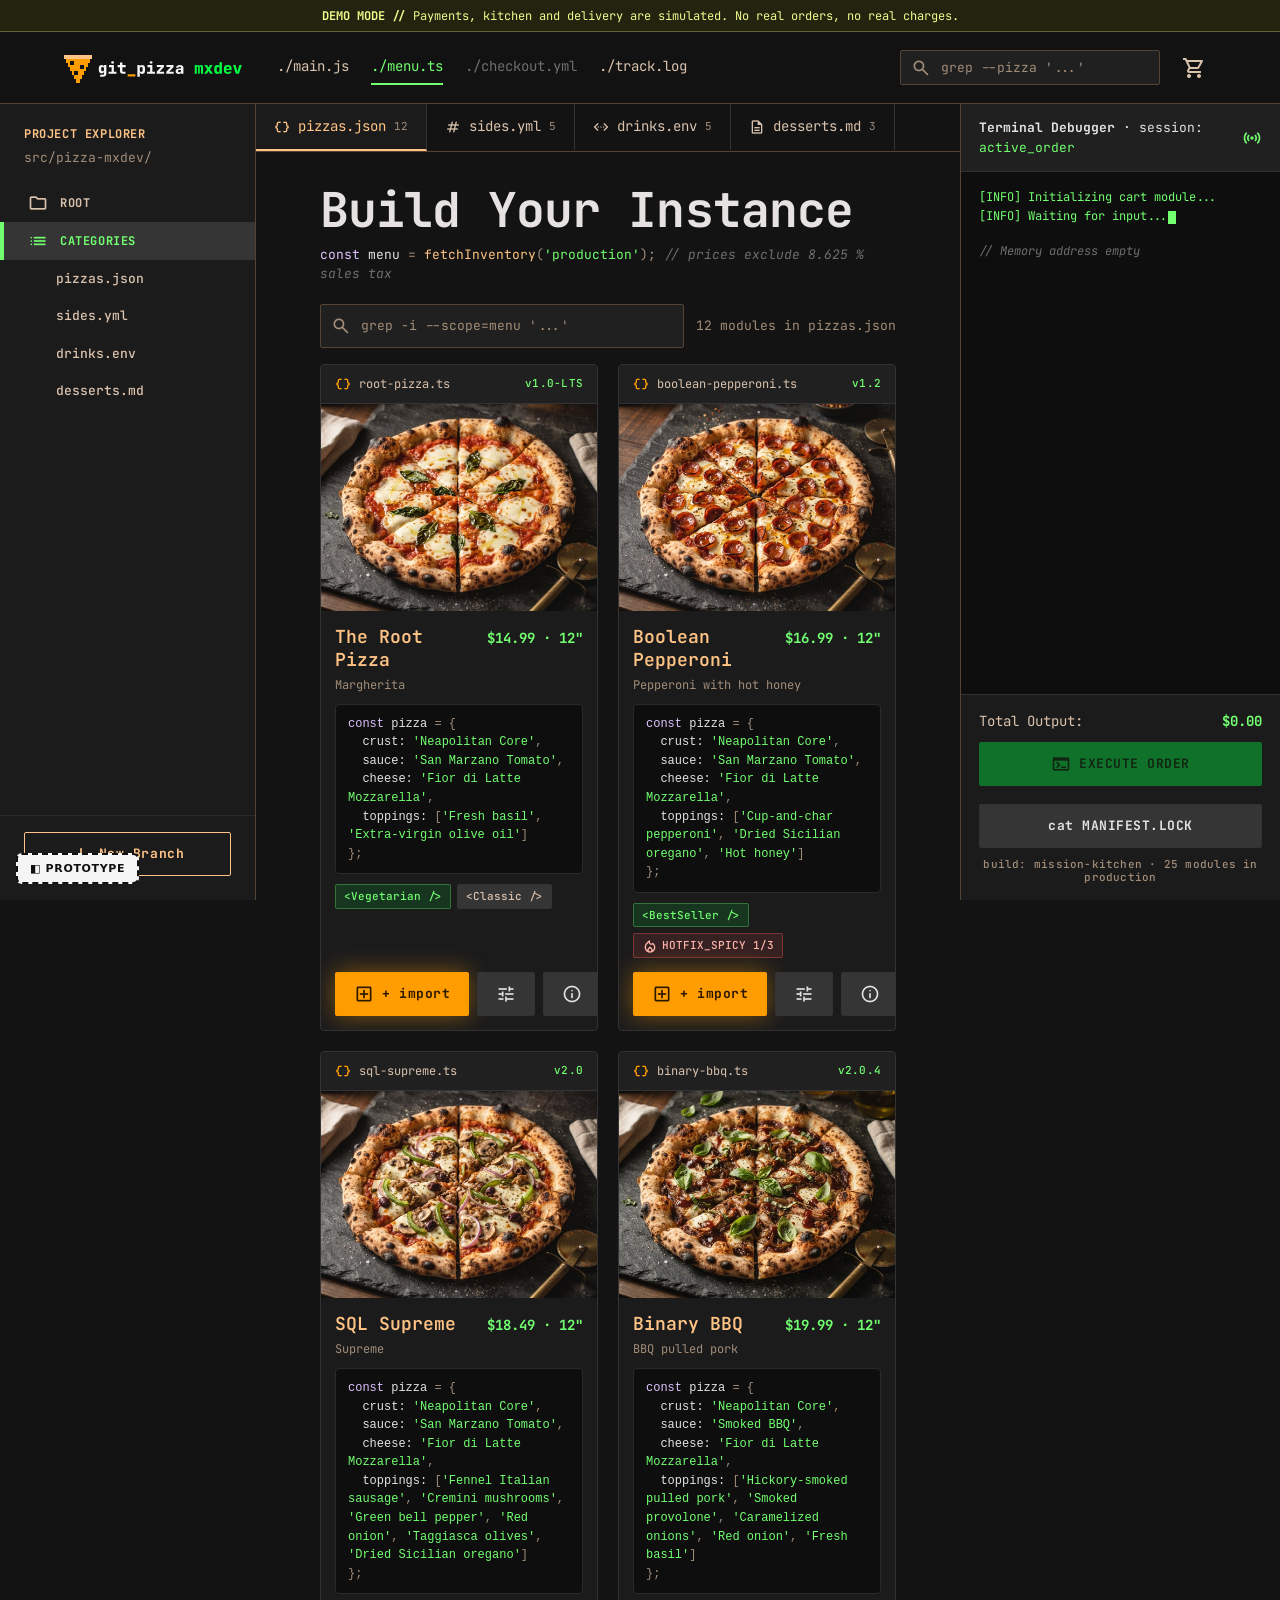
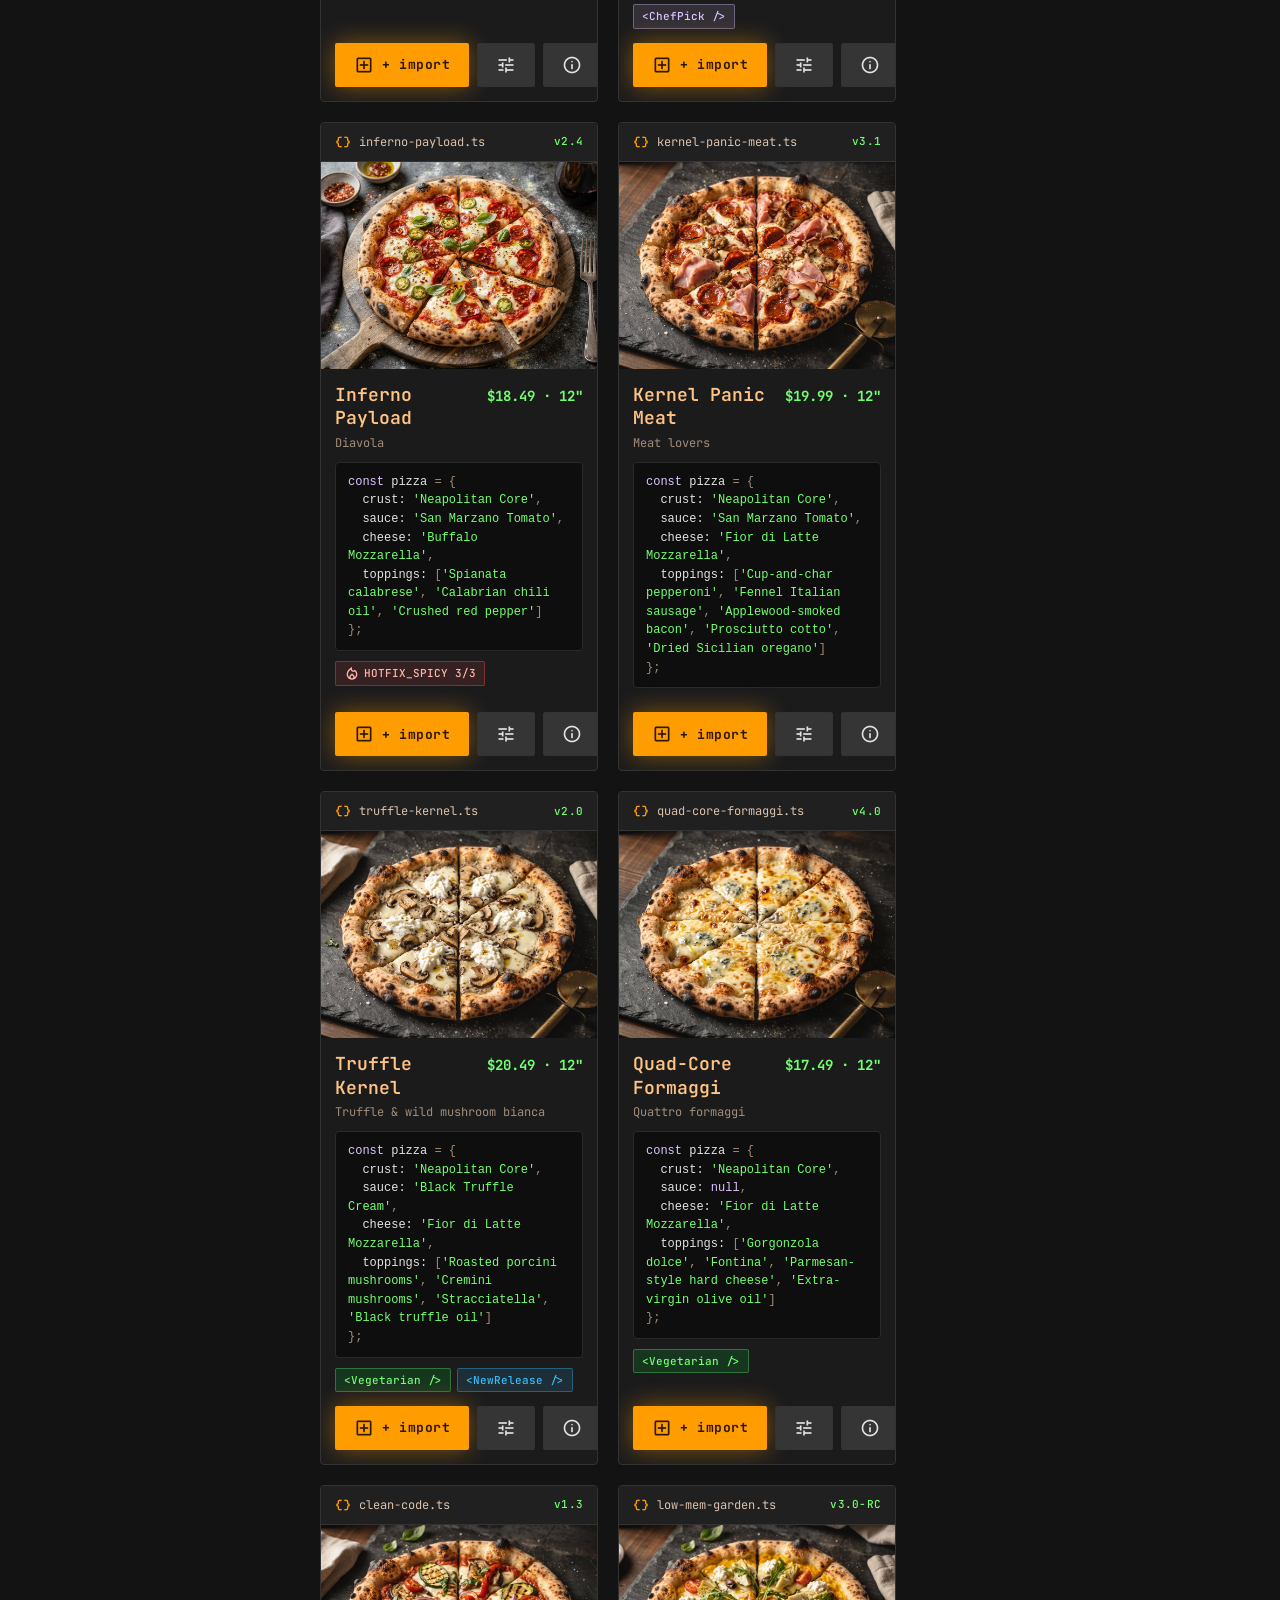
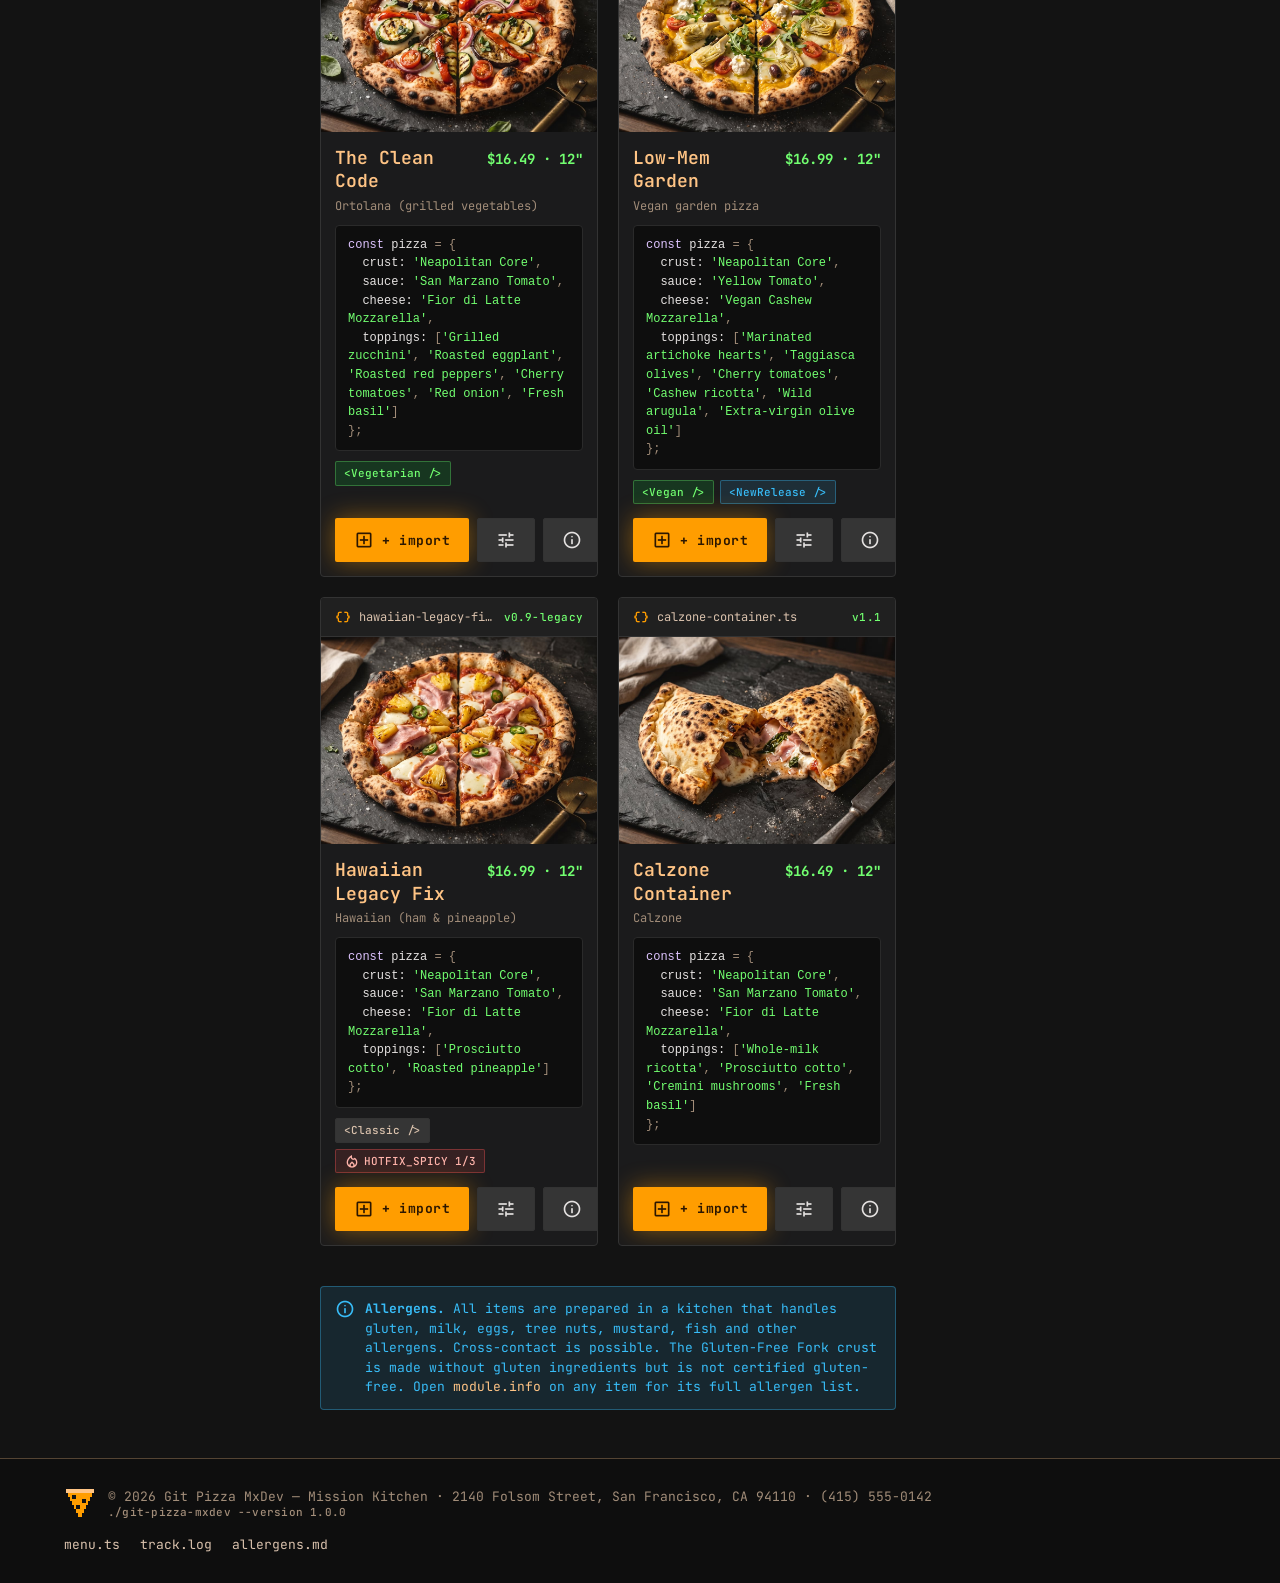
<file: package-lite/08-prototype/customer/SCR-02-menu.html>
<!doctype html>
<html lang="en">
<head>
<meta charset="utf-8">
<meta name="viewport" content="width=device-width, initial-scale=1">
<link rel="icon" href="../../assets/brand/favicon.svg" type="image/svg+xml">
<link rel="icon" href="../../assets/brand/favicon-32.png" sizes="32x32" type="image/png">
<link rel="apple-touch-icon" href="../../assets/brand/apple-touch-icon.png">
<title>Menu — Git Pizza MxDev</title>
<link href="https://fonts.googleapis.com/css2?family=JetBrains+Mono:wght@400;500;600;700&family=Geist:wght@400;600&display=swap" rel="stylesheet">
<link href="https://fonts.googleapis.com/css2?family=Material+Symbols+Outlined:opsz,wght,FILL,GRAD@24,400,0,0" rel="stylesheet">
<link rel="stylesheet" href="_shared/proto.css">
<style>
  .menu-wrap { display: grid; grid-template-columns: minmax(0, 1fr) var(--sidepanel-w); min-height: 100%; }
  .menu-main { padding: 0 0 48px; min-width: 0; }
  .menu-main .inner { padding: 32px var(--margin) 0; }
  .debugger { border-left: 1px solid var(--border-strong); background: var(--surface-lowest); position: sticky; top: calc(var(--header-h) + var(--banner-h)); height: calc(100vh - var(--header-h) - var(--banner-h)); display: flex; flex-direction: column; }
  .debugger .dbg-head { padding: 14px 18px; border-bottom: 1px solid var(--border); background: var(--surface-container); display: flex; justify-content: space-between; align-items: center; font-size: 13px; }
  .debugger .dbg-body { flex: 1; overflow-y: auto; padding: 16px 18px; font-size: 12px; line-height: 1.6; }
  .debugger .dbg-foot { padding: 16px 18px; border-top: 1px solid var(--border); background: var(--surface-low); display: grid; gap: 10px; }
  .search-row { display: flex; gap: 12px; align-items: center; margin: 20px 0 8px; flex-wrap: wrap; }
  .search-row .grep { display: flex; width: auto; flex: 1; min-width: 220px; max-width: 520px; min-height: 44px; }
  .phone-cartbar { display: none; }
  @media (max-width: 1199px) { .menu-wrap { grid-template-columns: 1fr; } .debugger { display: none; } }
  @media (max-width: 767px) {
    .phone-cartbar { display: flex; position: fixed; left: 8px; right: 8px; bottom: calc(var(--bottomnav-h) + 8px); z-index: 95; align-items: center; gap: 12px; padding: 10px 12px; background: var(--surface-high); border: 1px solid var(--border-accent); border-radius: var(--r-md); box-shadow: var(--shadow-top); }
    .menu-main { padding-bottom: 96px; } .menu-main .inner { padding-top: 20px; }
    .cards { grid-template-columns: 1fr; }
  }
</style>
</head>
<body data-screen="SCR-02" data-nav="menu">
<main id="main">
  <div class="menu-wrap">
    <div class="menu-main">
      <div class="file-tabs" role="tablist" aria-label="Menu categories" id="tabs"></div>
      <div class="inner">
        <h1 class="t-display">Build Your Instance</h1>
        <p class="t-small mt-8" style="margin-bottom:0"><span class="k">const</span> menu <span class="p">=</span> <span class="f">fetchInventory</span><span class="p">(</span><span class="s">'production'</span><span class="p">);</span> <span class="cm">// prices exclude 8.625 % sales tax</span></p>
        <div class="search-row">
          <form class="grep" role="search" id="search-form"><span class="ms md c-muted" aria-hidden="true">search</span><input id="q" aria-label="Search the menu by name, dish or ingredient" placeholder="grep -i --scope=menu '...'"></form>
          <span class="t-small c-muted" id="result-count" aria-live="polite"></span>
        </div>
        <div class="cards mt-16" id="cards" aria-live="polite"></div>
        <div class="notice info mt-40" id="allergens"><span class="ms" aria-hidden="true">info</span><div><strong>Allergens.</strong> <span id="allergen-notice"></span> Open <span class="c-primary">module.info</span> on any item for its full allergen list.</div></div>
      </div>
    </div>
    <aside class="debugger" aria-label="Terminal Debugger — live cart summary">
      <div class="dbg-head"><span><strong>Terminal Debugger</strong> · session: <span class="c-green">active_order</span></span><span class="ms md c-green" aria-hidden="true">sensors</span></div>
      <div class="dbg-body" id="dbg"></div>
      <div class="dbg-foot" id="dbg-foot"></div>
    </aside>
  </div>
  <div class="phone-cartbar" id="phone-cartbar" hidden></div>
</main>
<script src="_shared/proto.js"></script>
<script>
(function () {
  var st = GP.state();
  GP.registerStates([['results', 'Results'], ['loading', 'Loading'], ['no-results', 'No search results'], ['sold-out', 'Item sold out (Tiramisu Stack)']]);
  var mode = GP.currentState();
  document.getElementById('allergen-notice').textContent = GP.ALLERGEN_NOTICE;

  var cat = (GP.param('cat') || (mode === 'sold-out' ? 'DESSERTS' : 'PIZZAS')).toUpperCase(), query = GP.param('q') || (mode === 'no-results' ? 'anchovies' : '');
  var qi = document.getElementById('q'); qi.value = query;

  function renderTabs() {
    document.getElementById('tabs').innerHTML = GP.CATEGORIES.map(function (c) {
      var n = GP.PRODUCTS.filter(function (p) { return p.cat === c.code; }).length;
      return '<button class="file-tab" role="tab" aria-selected="' + (c.code === cat && !query) + '" data-cat="' + c.code + '" title="' + GP.esc(c.name) + '"><span class="ms sm" aria-hidden="true">' + c.icon + '</span>' + c.file + ' <span class="cnt">' + n + '</span><span class="sr-only"> — ' + GP.esc(c.name) + '</span></button>';
    }).join('');
  }
  function match(p, q) {
    q = q.toLowerCase(); var hay = [p.name, p.real, p.key, p.short].join(' ').toLowerCase();
    if (p.kind === 'PIZZA') p.r.forEach(function (r) { hay += ' ' + GP.INGR[r[0]][0].toLowerCase(); });
    return hay.indexOf(q) >= 0;
  }
  function card(p) {
    var ok = GP.isOrderable(p), pz = p.kind === 'PIZZA';
    var ext = { PIZZA: '.ts', SIDE: '.yml', DRINK: '.env', DESSERT: '.md' }[p.kind];
    return '<article class="pcard' + (ok ? '' : ' sold-out') + '">' +
      '<div class="pcard-head"><span class="ms sm c-orange" aria-hidden="true">' + (pz ? 'data_object' : 'description') + '</span><span class="fname">' + p.key + ext + '</span>' + (p.ver ? '<span class="t-micro c-green">' + p.ver + '</span>' : '') + '</div>' +
      '<div style="position:relative">' + (ok ? '' : '<span class="chip tag-sold sold-ribbon" title="Sold out today">404: OUT_OF_STOCK</span>') + GP.imgHtml(p) + '</div>' +
      '<div class="pcard-body"><div class="pcard-title"><h3 class="t-h3">' + GP.esc(p.name) + '</h3><span class="price">' + GP.money(GP.cardPrice(p)) + (pz ? ' · ' + GP.sizeShort(p) : '') + '</span></div>' +
      '<div class="real">' + GP.esc(p.real) + (pz ? '' : ' · ' + GP.esc(p.serving)) + '</div>' +
      '<pre class="code" aria-label="Ingredients">' + GP.codeBlock(p) + '</pre>' +
      '<div class="row" style="gap:6px">' + GP.badgesHtml(p) + '</div></div>' +
      '<div class="pcard-foot">' +
      (ok ? '<button class="btn btn-primary" data-import="' + p.code + '" aria-label="Add ' + GP.esc(p.name) + (pz ? ', Medium 12",' : '') + ' to cart"><span class="ms md" aria-hidden="true">add_box</span>+ import</button>'
          : '<button class="btn btn-primary" disabled aria-label="' + GP.esc(p.name) + ' is sold out today">SOLD_OUT</button>') +
      (pz ? '<a class="btn btn-ghost" href="SCR-03-pizza-configurator.html?p=' + p.code + '" aria-label="Configure ' + GP.esc(p.name) + '" title="Configure"><span class="ms md">tune</span></a>' : '') +
      '<a class="btn btn-ghost" href="SCR-04-item-info.html?p=' + p.code + '" aria-label="Details, allergens and nutrition of ' + GP.esc(p.name) + '" title="module.info"><span class="ms md">info</span></a>' +
      '</div></article>';
  }
  function render() {
    renderTabs();
    var list = query ? GP.PRODUCTS.filter(function (p) { return match(p, query); }) : GP.PRODUCTS.filter(function (p) { return p.cat === cat; });
    var cards = document.getElementById('cards');
    document.getElementById('result-count').textContent = query ? list.length + ' match' + (list.length === 1 ? '' : 'es') + " for '" + query + "'" : list.length + ' modules in ' + GP.CATEGORIES.filter(function (c) { return c.code === cat; })[0].file;
    if (mode === 'loading') { cards.innerHTML = [1, 2, 3, 4, 5, 6].map(function () { return '<div class="skeleton" style="height:520px" aria-hidden="true"></div>'; }).join('') + '<span class="sr-only">Loading menu…</span>'; return; }
    if (!list.length) {
      cards.innerHTML = '<div class="panel panel-pad" style="grid-column:1/-1;text-align:center"><div style="max-width:320px;margin:0 auto;aspect-ratio:4/3;position:relative">' + GP.placeholder('illustrations/no-results.png', 'search_off') + '</div>' +
        '<h2 class="t-h3 mt-16">grep: no matches for \'' + GP.esc(query) + '\'</h2><p class="t-small c-muted">Try a pizza name, a dish (e.g. "margherita") or an ingredient (e.g. "jalapeños").</p><button class="btn btn-secondary mt-8" id="clear-q">Clear search</button></div>';
      document.getElementById('clear-q').onclick = function () { query = ''; qi.value = ''; render(); };
      return;
    }
    cards.innerHTML = list.map(card).join('');
  }
  function renderDebugger() {
    var lines = st.cart.lines, t = GP.cartTotals(), n = GP.itemCount();
    var dbg;
    if (!lines.length) dbg = '<div class="tag-success">[INFO] Initializing cart module...</div><div class="tag-success">[INFO] Waiting for input...<span class="cursor"></span></div><div class="cm mt-16">// Memory address empty</div>';
    else {
      dbg = '<div class="tag-success">[INFO] ' + n + (n === 1 ? ' dependency' : ' dependencies') + ' installed.</div>';
      dbg += lines.slice(0, 8).map(function (l) { var p = GP.BY_CODE[l.p]; return '<div class="mt-8"><span class="c-green">[OK]</span> ' + l.qty + '× ' + GP.esc(p.name) + (p.kind === 'PIZZA' ? ' (' + GP.esc(GP.SIZES[l.size].label) + ')' : '') + ' <span class="c-green">' + GP.money(GP.unitPrice(l) * l.qty) + '</span></div>'; }).join('');
      if (lines.length > 8) dbg += '<div class="c-muted mt-8">… ' + (lines.length - 8) + ' more</div>';
    }
    document.getElementById('dbg').innerHTML = dbg;
    var live = GP.PRODUCTS.filter(function (p) { return !p.status || p.status === 'PUBLISHED'; }).length;
    document.getElementById('dbg-foot').innerHTML = '<div class="between"><span class="c-secondary">Total Output:</span><span class="price">' + GP.money(t.subtotal - (t.discount || 0)) + '</span></div>' +
      '<a class="btn btn-success btn-block' + (lines.length ? '' : ' is-disabled') + '" ' + (lines.length ? 'href="SCR-06-checkout.html"' : 'aria-disabled="true" title="Your manifest is empty. Import a module first."') + ' aria-label="Go to checkout"><span class="ms md" aria-hidden="true">terminal</span>EXECUTE ORDER</a>' +
      '<a class="btn btn-ghost btn-block mt-8" href="SCR-05-cart.html" aria-label="Open cart">cat MANIFEST.LOCK</a>' +
      '<div class="t-micro c-muted" style="text-align:center">build: mission-kitchen · ' + live + ' modules in production</div>';
    var pb = document.getElementById('phone-cartbar');
    pb.hidden = !lines.length;
    pb.innerHTML = '<span class="ms c-primary" aria-hidden="true">inventory_2</span><div style="flex:1;min-width:0"><div class="t-micro c-secondary">PACKAGE_RESOLVED (' + n + ')</div><div class="price">' + GP.money(t.subtotal) + '</div></div><a class="btn btn-primary" href="SCR-05-cart.html" aria-label="Open cart">deploy &gt;</a>';
  }
  document.getElementById('tabs').addEventListener('click', function (e) { var b = e.target.closest('[data-cat]'); if (!b) return; cat = b.dataset.cat; query = ''; qi.value = ''; render(); });
  // BR-MENU-10: at least 2 characters, otherwise no filtering and the hint TXT-MENU-64
  function onSearch() { var v = qi.value.trim(); query = v.length >= 2 ? v : ''; render(); if (v.length === 1) document.getElementById('result-count').textContent = 'Type at least 2 characters to search.'; }
  document.getElementById('search-form').addEventListener('submit', function (e) { e.preventDefault(); onSearch(); });
  qi.addEventListener('input', onSearch);
  document.getElementById('cards').addEventListener('click', function (e) {
    var b = e.target.closest('[data-import]'); if (!b) return;
    var p = GP.BY_CODE[b.dataset.import]; GP.addLine(GP.defaultLine(p.code)); GP.refreshCartCount(); renderDebugger();
    GP.toast(GP.esc(p.name) + (p.kind === 'PIZZA' ? ' (Medium 12")' : '') + ' added to the manifest.', '', 'SCR-05-cart.html', 'View manifest');
  });
  render(); renderDebugger();
  var added = GP.param('added'); if (added && GP.BY_CODE[added]) GP.toast(GP.esc(GP.BY_CODE[added].name) + ' added to the manifest.', '', 'SCR-05-cart.html', 'View manifest');
})();
</script>
</body>
</html>
</file>
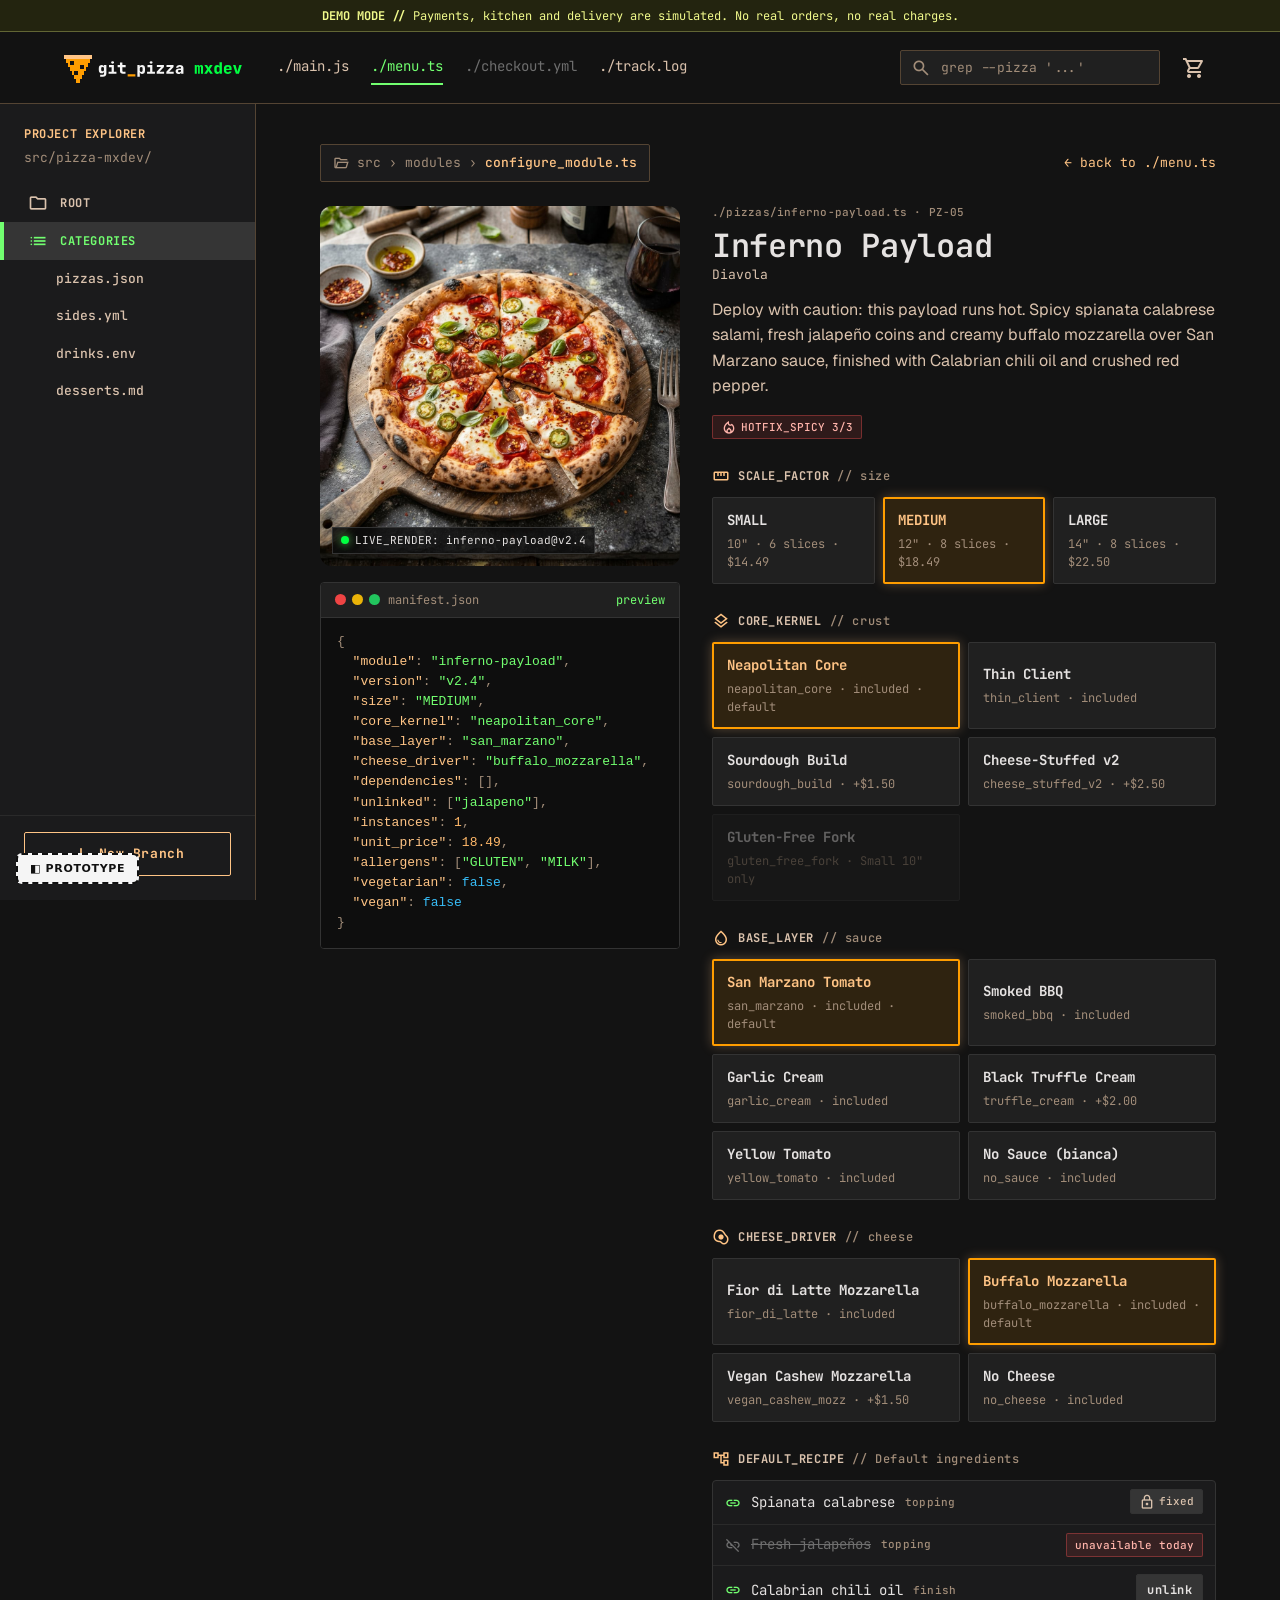
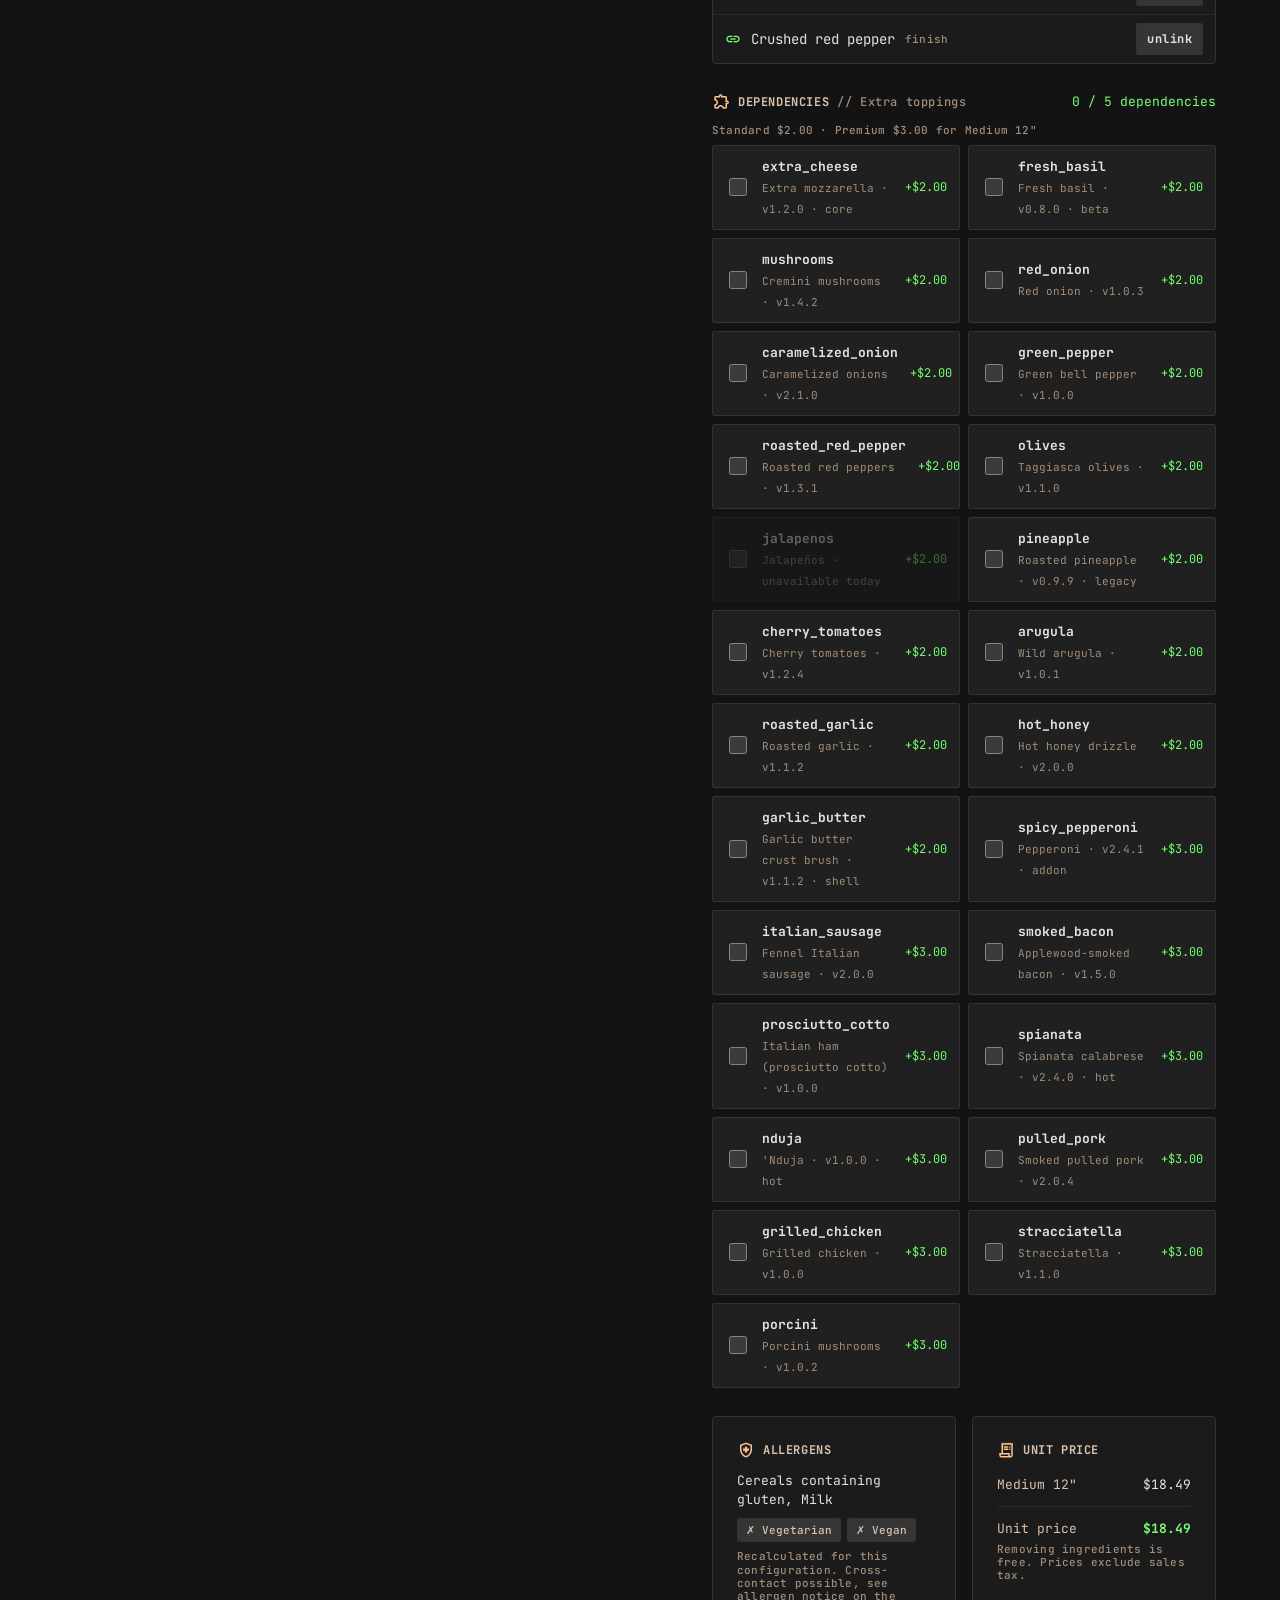
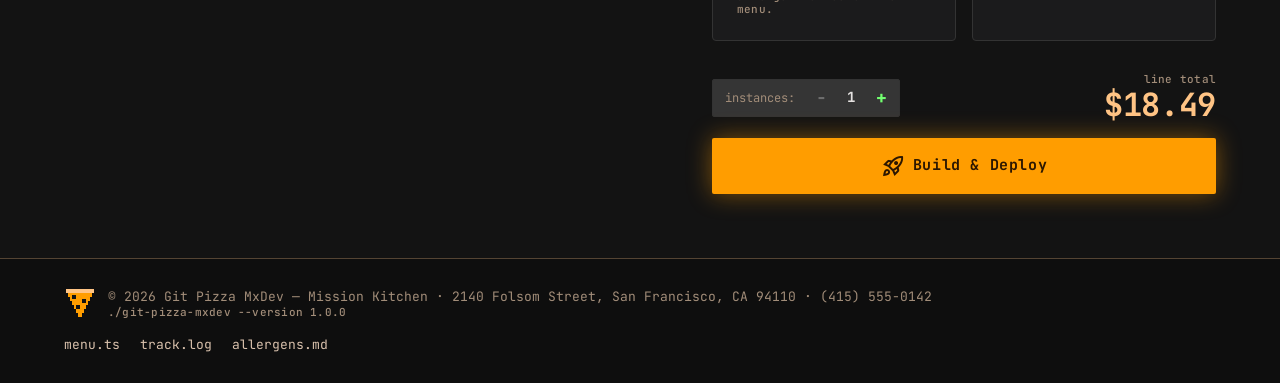
<file: package-lite/08-prototype/customer/SCR-03-pizza-configurator.html>
<!doctype html>
<html lang="en">
<head>
<meta charset="utf-8">
<meta name="viewport" content="width=device-width, initial-scale=1">
<link rel="icon" href="../../assets/brand/favicon.svg" type="image/svg+xml">
<link rel="icon" href="../../assets/brand/favicon-32.png" sizes="32x32" type="image/png">
<link rel="apple-touch-icon" href="../../assets/brand/apple-touch-icon.png">
<title>Configurator — Git Pizza MxDev</title>
<link href="https://fonts.googleapis.com/css2?family=JetBrains+Mono:wght@400;500;600;700&family=Geist:wght@400;600&display=swap" rel="stylesheet">
<link href="https://fonts.googleapis.com/css2?family=Material+Symbols+Outlined:opsz,wght,FILL,GRAD@24,400,0,0" rel="stylesheet">
<link rel="stylesheet" href="_shared/proto.css">
<style>
  .conf { display: grid; grid-template-columns: minmax(0, 5fr) minmax(0, 7fr); gap: 32px; margin-top: 24px; align-items: start; }
  .conf-left { position: sticky; top: calc(var(--header-h) + var(--banner-h) + 16px); display: grid; gap: 16px; }
  .conf-left .img-frame { max-width: 480px; }
  .live-tag { position: absolute; left: 12px; bottom: 12px; background: rgba(14,14,14,0.85); border: 1px solid var(--border); padding: 4px 8px; font-size: 11px; display: flex; gap: 6px; align-items: center; }
  .group { margin-top: 28px; }
  .group-head { display: flex; justify-content: space-between; align-items: center; gap: 12px; margin-bottom: 12px; }
  .opts { display: grid; grid-template-columns: repeat(auto-fill, minmax(190px, 1fr)); gap: 8px; }
  .extras { display: grid; grid-template-columns: repeat(auto-fill, minmax(230px, 1fr)); gap: 8px; }
  .xopt { display: flex; gap: 12px; align-items: center; padding: 10px 12px; background: var(--surface-container); border: 1px solid var(--border); border-radius: var(--r-sm); cursor: pointer; min-height: 56px; }
  .xopt:hover { background: var(--surface-high); }
  .xopt input { width: 18px; height: 18px; accent-color: var(--primary); flex-shrink: 0; }
  .xopt.on { border-color: var(--primary); background: var(--primary-subtle); }
  .xopt.dis { opacity: 0.38; cursor: not-allowed; }
  .xopt .nm { font-weight: 700; font-size: 13px; } .xopt .vt { font-size: 11px; color: var(--text-muted); }
  .xopt .pr { margin-left: auto; font-size: 12px; color: var(--success-text); white-space: nowrap; }
  .ing { display: flex; align-items: center; gap: 10px; padding: 8px 12px; border-bottom: 1px solid var(--border-subtle); }
  .ing:last-child { border-bottom: 0; }
  .ing.removed .nm { text-decoration: line-through; color: var(--text-disabled); }
  .ctabar { margin-top: 32px; }
  @media (max-width: 1023px) { .conf { grid-template-columns: 1fr; } .conf-left { position: static; } .conf-left .img-frame { max-width: 360px; } }
  @media (max-width: 767px) {
    .ctabar { position: fixed; left: 0; right: 0; bottom: calc(var(--bottomnav-h) + env(safe-area-inset-bottom)); z-index: 95; margin: 0; padding: 10px 16px; background: var(--surface-container); border-top: 1px solid var(--border-strong); box-shadow: var(--shadow-top); }
    .page { padding-bottom: 140px; }
  }
</style>
</head>
<body data-screen="SCR-03" data-nav="menu">
<main id="main"><div class="page" id="page"></div></main>
<script src="_shared/proto.js"></script>
<script>
(function () {
  var st = GP.state(), E = GP.esc;
  GP.registerStates([['new', 'New'], ['editing', 'Editing a cart line'], ['max-extras', 'Max extras reached'], ['option-unavailable', 'Option unavailable (jalapeños)']]);
  var mode = GP.currentState();
  var code = GP.param('p') || 'PZ-05', editIdx = GP.param('line');
  if (mode === 'option-unavailable' && code !== 'PZ-05') { location.href = 'SCR-03-pizza-configurator.html?p=PZ-05&state=option-unavailable'; return; }
  if (mode === 'editing' && editIdx == null) {
    var demoLine = GP.defaultLine('PZ-05'); demoLine.size = 'LARGE'; demoLine.extras = ['EX-21']; GP.addLine(demoLine);
    var ix = st.cart.lines.findIndex(function (l) { return GP.configKey(l) === GP.configKey(demoLine); });
    location.href = 'SCR-03-pizza-configurator.html?p=PZ-05&line=' + ix + '&state=editing'; return;
  }
  var p = GP.BY_CODE[code];
  if (!p || p.kind !== 'PIZZA') { location.href = 'SCR-04-item-info.html?p=' + code; return; }
  var editing = editIdx != null && st.cart.lines[editIdx] && st.cart.lines[editIdx].p === code;
  var line = editing ? JSON.parse(JSON.stringify(st.cart.lines[editIdx])) : GP.defaultLine(code);
  if (mode === 'max-extras' && !editing) { line.size = 'LARGE'; line.extras = ['EX-01', 'EX-03', 'EX-04', 'EX-16', 'EX-21']; }
  var notice = '';
  var orderable = GP.isOrderable(p);
  var sizes = Object.keys(p.prices);

  function sur(o, group) { return o.code === p[group] ? 0 : o.sur; }
  function surLabel(c) { return c ? '+' + GP.money(c) : 'included'; }
  function optGroup(group, field, title, devKey, icon) {
    var opts = Object.keys(GP.OPTIONS).map(function (k) { return GP.OPTIONS[k]; }).filter(function (o) { return o.group === group; });
    var fixed = group === 'CRUST' && !p.crustSel;
    var h = '<div class="group" role="radiogroup" aria-labelledby="g-' + field + '"><div class="group-head"><h2 class="section-label" id="g-' + field + '" style="margin:0"><span class="ms" aria-hidden="true">' + icon + '</span>' + devKey + ' <span class="c-muted" style="text-transform:none;font-weight:500">// ' + title + '</span></h2></div>';
    if (fixed) return h + '<div class="notice info"><span class="ms" aria-hidden="true">lock</span><div>Crust is fixed for this module: <strong>' + GP.OPTIONS[p.crust].name + '</strong>. A calzone is folded from our Neapolitan dough.</div></div></div>';
    h += '<div class="opts">' + opts.map(function (o) {
      var sizeOk = o.sizes.indexOf(line.size) >= 0, avail = GP.optAvailable(o.code), dis = !sizeOk || !avail;
      var sub = !avail ? 'unavailable today' : !sizeOk ? (o.sizes.length === 1 ? 'Small 10" only' : 'Medium & Large only') : surLabel(sur(o, field)) + (o.code === p[field] ? ' · default' : '');
      return '<button type="button" class="opt" role="radio" aria-checked="' + (line[field] === o.code) + '" data-field="' + field + '" data-opt="' + o.code + '"' + (dis ? ' disabled aria-disabled="true"' : '') + ' title="' + E(o.desc || o.name) + '">' +
        '<span class="o-title">' + E(o.name) + '</span><span class="o-sub">' + o.key + ' · ' + sub + '</span></button>';
    }).join('') + '</div></div>';
    return h;
  }
  function render() {
    var unit = GP.unitPrice(line), all = GP.lineAllergens(line), diet = GP.lineDiet(line);
    var max = p.max, n = line.extras.length;
    var pg = document.getElementById('page');
    var h = '<div class="between"><span class="crumb"><span class="ms sm" aria-hidden="true">folder_open</span>src › modules › <b>configure_module.ts</b></span><a class="t-small" href="SCR-02-menu.html">← back to ./menu.ts</a></div>';
    if (editing) h += '<div class="notice info mt-16"><span class="ms" aria-hidden="true">edit</span><div>Editing a manifest line. Committing replaces it in your cart.</div></div>';
    if (!orderable) h += '<div class="notice error mt-16"><span class="ms" aria-hidden="true">block</span><div><strong>404: OUT_OF_STOCK.</strong> ' + E(p.name) + ' is sold out today. Choose another module from the menu.</div></div>';
    h += '<div class="conf"><div class="conf-left"><div style="position:relative">' + GP.imgHtml(p) + '<span class="live-tag"><span class="live-dot" aria-hidden="true"></span>LIVE_RENDER: ' + p.key + '@' + p.ver + '</span></div>' +
      '<div class="term"><div class="term-bar"><span class="dots" aria-hidden="true"><i></i><i></i><i></i></span><span>manifest.json</span><span style="margin-left:auto" class="c-green">preview</span></div><pre class="code" style="border:0;border-radius:0;margin:0" aria-label="Live summary of this pizza as JSON">' + manifest(unit, all, diet) + '</pre></div></div>';
    h += '<div><div class="t-micro c-muted">./pizzas/' + p.key + '.ts · ' + p.code + '</div><h1 class="t-h1 mt-8">' + E(p.name) + '</h1><div class="c-secondary t-small">' + E(p.real) + '</div>' +
      '<p class="t-body-long" style="margin:12px 0 0">' + E(p.desc) + '</p><div class="row mt-16" style="gap:6px">' + GP.badgesHtml(p, line) + '</div>';
    // size
    h += '<div class="group"><h2 class="section-label"><span class="ms" aria-hidden="true">straighten</span>scale_factor <span class="c-muted" style="text-transform:none;font-weight:500">// size</span></h2><div class="seg" role="radiogroup" aria-label="Size">' + sizes.map(function (s) {
      return '<button type="button" class="opt" role="radio" aria-checked="' + (line.size === s) + '" data-size="' + s + '"><span class="o-title">' + s + '</span><span class="o-sub">' + GP.SIZES[s].inches + '" · ' + (p.slices || GP.SIZES[s].slices) + (p.slices === 1 ? ' piece' : ' slices') + ' · ' + GP.money(p.prices[s]) + '</span></button>';
    }).join('') + '</div>' + (notice ? '<div class="notice warn mt-8" role="status"><span class="ms" aria-hidden="true">warning</span><div>' + notice + '</div></div>' : '') + '</div>';
    h += optGroup('CRUST', 'crust', 'crust', 'core_kernel', 'layers') + optGroup('SAUCE', 'sauce', 'sauce', 'base_layer', 'water_drop') + optGroup('CHEESE', 'cheese', 'cheese', 'cheese_driver', 'egg_alt');
    // default ingredients
    h += '<div class="group"><h2 class="section-label"><span class="ms" aria-hidden="true">account_tree</span>default_recipe <span class="c-muted" style="text-transform:none;font-weight:500">// Default ingredients</span></h2><div class="panel">' + p.r.map(function (r) {
      var nm = GP.INGR[r[0]][0], inStock = GP.ingrInStock(r[0]), removed = line.removed.indexOf(r[0]) >= 0;
      var right = !r[2] ? '<span class="chip" title="Signature ingredient, cannot be removed"><span class="ms sm" aria-hidden="true">lock</span>fixed</span>'
        : !inStock ? '<span class="chip tag-spice">unavailable today</span>'
        : '<button class="btn btn-sm ' + (removed ? 'btn-secondary' : 'btn-ghost') + '" data-unlink="' + r[0] + '" aria-pressed="' + removed + '" aria-label="' + (removed ? 'Add back ' : 'Remove ') + E(nm) + '">' + (removed ? 'relink' : 'unlink') + '</button>';
      return '<div class="ing' + (removed ? ' removed' : '') + '"><span class="ms sm ' + (removed ? 'c-disabled' : 'c-green') + '" aria-hidden="true">' + (removed ? 'link_off' : 'link') + '</span><span class="nm">' + E(nm) + '</span><span class="t-micro c-muted">' + (r[1] === 'F' ? 'finish' : 'topping') + '</span><span style="margin-left:auto">' + right + '</span></div>';
    }).join('') + '</div></div>';
    // extras
    var full = n >= max;
    h += '<div class="group"><div class="group-head"><h2 class="section-label" style="margin:0"><span class="ms" aria-hidden="true">extension</span>dependencies <span class="c-muted" style="text-transform:none;font-weight:500">// Extra toppings</span></h2><span class="t-small ' + (full ? 'c-warn' : 'c-green') + '" aria-live="polite">' + n + ' / ' + max + ' dependencies</span></div>' +
      (full ? '<div class="notice warn" role="status" style="margin-bottom:8px"><span class="ms" aria-hidden="true">warning</span><div>Maximum of ' + max + ' extra toppings reached. Remove one to add another.</div></div>' : '') +
      '<div class="t-micro c-muted" style="margin-bottom:8px">Standard ' + GP.money(GP.EXTRA_PRICE.STANDARD[line.size]) + ' · Premium ' + GP.money(GP.EXTRA_PRICE.PREMIUM[line.size]) + ' for ' + GP.SIZES[line.size].label + '</div><div class="extras">' +
      Object.keys(GP.OPTIONS).filter(function (k) { return GP.OPTIONS[k].group === 'EXTRA'; }).map(function (k) {
        var o = GP.OPTIONS[k], on = line.extras.indexOf(k) >= 0, avail = GP.optAvailable(k), dis = !on && (full || !avail);
        return '<label class="xopt' + (on ? ' on' : '') + (dis ? ' dis' : '') + '"><input type="checkbox" data-extra="' + k + '"' + (on ? ' checked' : '') + (dis ? ' disabled' : '') + '><span><span class="nm">' + o.key + '</span><br><span class="vt">' + E(o.name) + ' · ' + (avail ? o.ver : 'unavailable today') + '</span></span><span class="pr">+' + GP.money(GP.EXTRA_PRICE[o.cls][line.size]) + '</span></label>';
      }).join('') + '</div></div>';
    // allergens & price
    var rows = '<div class="sum-row"><span class="lbl">' + GP.SIZES[line.size].label + '</span><span>' + GP.money(p.prices[line.size]) + '</span></div>';
    ['crust', 'sauce', 'cheese'].forEach(function (g) { var o = GP.OPTIONS[line[g]], c = sur(o, g); if (c) rows += '<div class="sum-row"><span class="lbl">' + E(o.name) + '</span><span>+' + GP.money(c) + '</span></div>'; });
    line.extras.forEach(function (x) { var o = GP.OPTIONS[x]; rows += '<div class="sum-row"><span class="lbl">+ ' + E(o.name) + '</span><span>+' + GP.money(GP.EXTRA_PRICE[o.cls][line.size]) + '</span></div>'; });
    h += '<div class="grid-2 group"><div class="panel panel-pad"><h2 class="section-label"><span class="ms" aria-hidden="true">health_and_safety</span>allergens</h2><div class="t-small" aria-live="polite">' + GP.allergenText(all) + '</div>' +
      '<div class="row mt-8" style="gap:6px"><span class="chip ' + (diet.veg ? 'tag-badge' : '') + '">' + (diet.veg ? '✓' : '✗') + ' Vegetarian</span><span class="chip ' + (diet.vegan ? 'tag-badge' : '') + '">' + (diet.vegan ? '✓' : '✗') + ' Vegan</span></div>' +
      '<div class="t-micro c-muted mt-8">Recalculated for this configuration. Cross-contact possible, see allergen notice on the menu.</div></div>' +
      '<div class="panel panel-pad"><h2 class="section-label"><span class="ms" aria-hidden="true">receipt_long</span>unit price</h2>' + rows + '<hr class="div" style="margin:8px 0"><div class="sum-row"><span class="lbl">Unit price</span><span class="price">' + GP.money(unit) + '</span></div><div class="t-micro c-muted">Removing ingredients is free. Prices exclude sales tax.</div></div></div>';
    // CTA
    h += '<div class="ctabar"><div class="between"><div class="stepper" role="group" aria-label="Quantity"><span class="lbl hide-phone">instances:</span><button type="button" data-qty="-1" aria-label="Decrease quantity"' + (line.qty <= 1 ? ' disabled' : '') + '>−</button><span class="val" aria-live="polite">' + line.qty + '</span><button type="button" data-qty="1" aria-label="Increase quantity"' + (line.qty >= 10 ? ' disabled' : '') + '>+</button></div>' +
      '<div style="text-align:right"><div class="t-micro c-muted">line total</div><div class="t-price-lg c-primary">' + GP.money(unit * line.qty) + '</div></div></div>' +
      '<button class="btn btn-primary btn-lg btn-block mt-16" id="deploy"' + (orderable ? '' : ' disabled') + ' aria-label="' + (editing ? 'Update this line in the cart' : 'Add to cart') + '"><span class="ms" aria-hidden="true">rocket_launch</span>' + (!orderable ? 'SOLD_OUT' : editing ? 'Commit to manifest' : 'Build &amp; Deploy') + '</button>' + '</div>';
    h += '</div></div>';
    pg.innerHTML = h;
  }
  function manifest(unit, all, diet) {
    function s(v) { return '<span class="s">"' + E(v) + '"</span>'; }
    function arr(a) { return '<span class="p">[</span>' + a.map(s).join('<span class="p">, </span>') + '<span class="p">]</span>'; }
    var rows = [
      // keys and order of SCR-03 E-10 / FD-03 BR-CONF-14
      ['module', s(p.key)], ['version', s(p.ver)], ['size', s(line.size)],
      ['core_kernel', s(GP.OPTIONS[line.crust].key)], ['base_layer', s(GP.OPTIONS[line.sauce].key)], ['cheese_driver', s(GP.OPTIONS[line.cheese].key)],
      ['dependencies', arr(line.extras.map(function (x) { return GP.OPTIONS[x].key; }))], ['unlinked', arr(line.removed)],
      ['instances', '<span class="n">' + line.qty + '</span>'], ['unit_price', '<span class="n">' + (unit / 100).toFixed(2) + '</span>'],
      ['allergens', arr(all)], ['vegetarian', '<span class="b">' + diet.veg + '</span>'], ['vegan', '<span class="b">' + diet.vegan + '</span>']
    ];
    return '<span class="p">{</span>\n' + rows.map(function (r, i) { return '  <span class="f">"' + r[0] + '"</span><span class="p">:</span> ' + r[1] + (i < rows.length - 1 ? '<span class="p">,</span>' : ''); }).join('\n') + '\n<span class="p">}</span>';
  }
  document.getElementById('page').addEventListener('click', function (e) {
    var b = e.target.closest('button'); if (!b || b.disabled) return;
    if (b.dataset.size) {
      notice = ''; line.size = b.dataset.size;
      var cr = GP.OPTIONS[line.crust];
      if (cr.sizes.indexOf(line.size) < 0) { notice = '<code>core_kernel</code> reset to <code>neapolitan_core</code>: ' + E(cr.name) + ' is not available in ' + E(GP.SIZES[line.size].label) + '.'; line.crust = 'CR-01'; }
      render(); return;
    }
    if (b.dataset.opt) { line[b.dataset.field] = b.dataset.opt; notice = ''; render(); return; }
    if (b.dataset.unlink) { var i = line.removed.indexOf(b.dataset.unlink); if (i >= 0) line.removed.splice(i, 1); else line.removed.push(b.dataset.unlink); render(); return; }
    if (b.dataset.qty) { line.qty = Math.max(1, Math.min(10, line.qty + parseInt(b.dataset.qty, 10))); render(); return; }
    if (b.id === 'deploy') {
      GP.addLine(line, editing ? parseInt(editIdx, 10) : null);
      location.href = 'SCR-05-cart.html?added=' + encodeURIComponent(p.name) + (editing ? '&updated=1' : '');
    }
  });
  document.getElementById('page').addEventListener('change', function (e) {
    var x = e.target.dataset.extra; if (!x) return;
    var i = line.extras.indexOf(x); if (i >= 0) line.extras.splice(i, 1); else if (line.extras.length < p.max) line.extras.push(x);
    render();
  });
  render();
})();
</script>
</body>
</html>
</file>
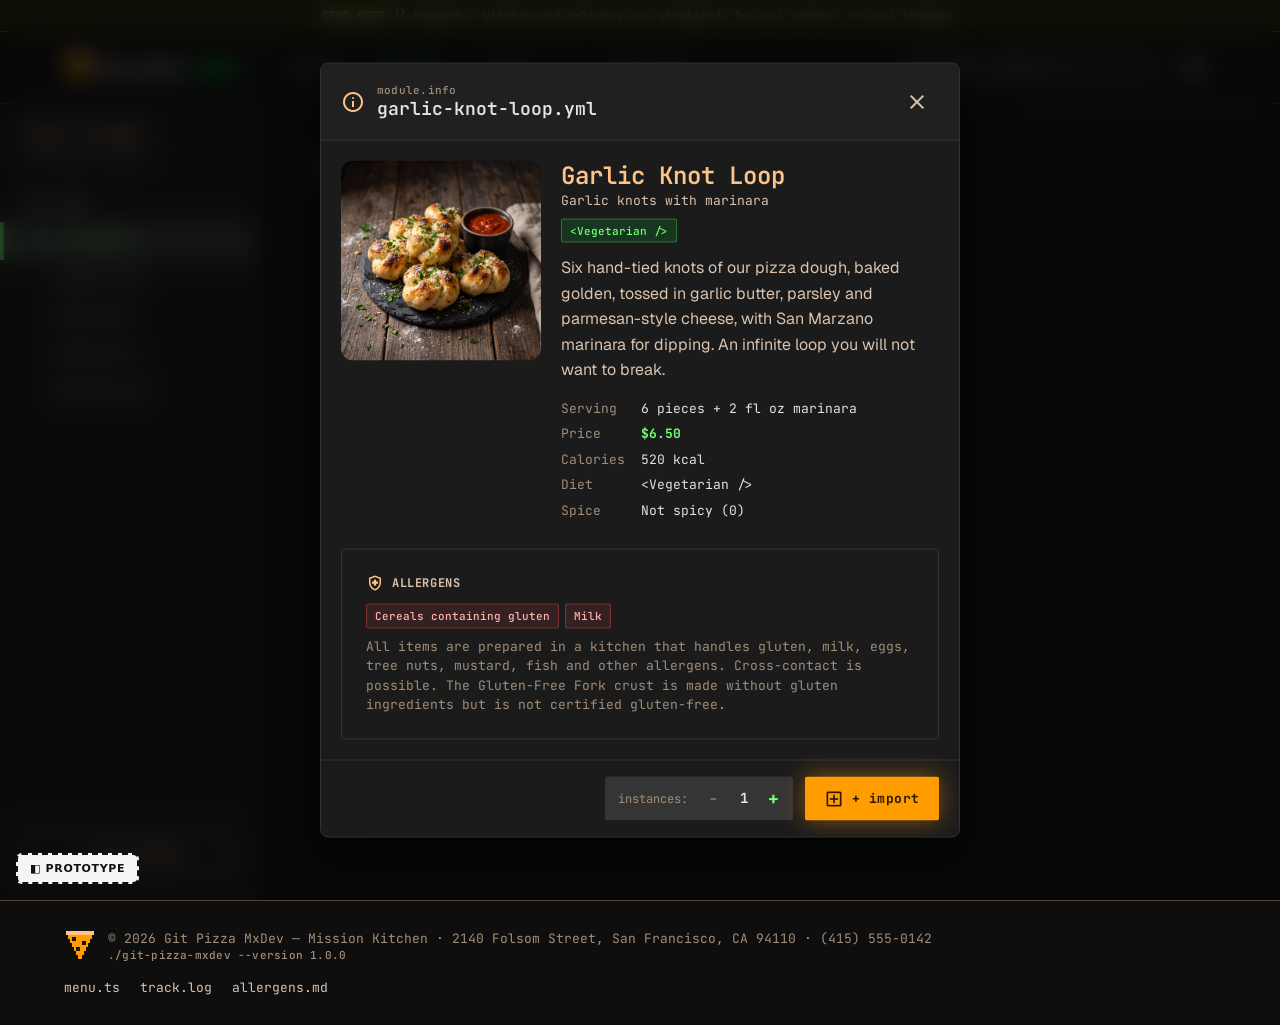
<file: package-lite/08-prototype/customer/SCR-04-item-info.html>
<!doctype html>
<html lang="en">
<head>
<meta charset="utf-8">
<meta name="viewport" content="width=device-width, initial-scale=1">
<link rel="icon" href="../../assets/brand/favicon.svg" type="image/svg+xml">
<link rel="icon" href="../../assets/brand/favicon-32.png" sizes="32x32" type="image/png">
<link rel="apple-touch-icon" href="../../assets/brand/apple-touch-icon.png">
<title>Item info — Git Pizza MxDev</title>
<link href="https://fonts.googleapis.com/css2?family=JetBrains+Mono:wght@400;500;600;700&family=Geist:wght@400;600&display=swap" rel="stylesheet">
<link href="https://fonts.googleapis.com/css2?family=Material+Symbols+Outlined:opsz,wght,FILL,GRAD@24,400,0,0" rel="stylesheet">
<link rel="stylesheet" href="_shared/proto.css">
<style>
  .info-grid { display: grid; grid-template-columns: 200px 1fr; gap: 20px; }
  .facts { display: grid; grid-template-columns: auto 1fr; gap: 6px 16px; font-size: 13px; margin-top: 16px; }
  .facts dt { color: var(--text-muted); } .facts dd { margin: 0; }
  .backdrop-hint { opacity: 0.35; pointer-events: none; }
  @media (max-width: 767px) { .info-grid { grid-template-columns: 1fr; } .info-grid .img-frame { max-width: 220px; } }
</style>
</head>
<body data-screen="SCR-04" data-nav="menu">
<main id="main"><div class="page backdrop-hint" aria-hidden="true"><h1 class="t-display">Build Your Instance</h1><p class="c-muted">./menu.ts</p></div></main>
<script src="_shared/proto.js"></script>
<script>
(function () {
  var st = GP.state(), E = GP.esc;
  GP.registerStates([['default', 'Default (side)'], ['drink', 'Drink'], ['pizza', 'Pizza allergen info'], ['sold-out', 'Sold out (Tiramisu Stack)']]);
  var mode = GP.currentState();
  var code = (GP.param('state') && { drink: 'DR-01', pizza: 'PZ-04', 'sold-out': 'DS-01' }[mode]) || GP.param('p') || 'SD-01';
  if (!GP.BY_CODE[code]) { location.replace(GP.PAGES.notFound + '?what=' + encodeURIComponent('/menu/' + code)); return; }
  var p = GP.BY_CODE[code], pz = p.kind === 'PIZZA', ok = GP.isOrderable(p), qty = 1;
  var back = 'SCR-02-menu.html?cat=' + p.cat;
  var line = pz ? GP.defaultLine(code) : { p: code, size: 'REGULAR', qty: 1 };
  var all = GP.lineAllergens(line), diet = GP.lineDiet(line);
  var ext = { PIZZA: '.ts', SIDE: '.yml', DRINK: '.env', DESSERT: '.md' }[p.kind];
  function kcalRange() { var v = Object.keys(p.kcal).map(function (k) { return p.kcal[k]; }); return Math.min.apply(null, v).toLocaleString('en-US') + '–' + Math.max.apply(null, v).toLocaleString('en-US'); }

  var scrim = GP.h('<div class="scrim"></div>');
  var m = GP.h('<div class="modal sheet" role="dialog" aria-modal="true" aria-labelledby="mi-t"></div>');
  function render() {
    var facts = '<dt>Serving</dt><dd>' + (pz ? GP.SIZES[GP.defaultSize(p)].label + ' · ' + (p.slices || 8) + (p.slices === 1 ? ' piece' : ' slices') : E(p.serving)) + '</dd>' +
      '<dt>Price</dt><dd class="price">' + GP.money(GP.cardPrice(p)) + (pz ? ' (Small ' + (p.prices.SMALL ? GP.money(p.prices.SMALL) : '—') + ' · Large ' + (p.prices.LARGE ? GP.money(p.prices.LARGE) : '—') + ')' : '') + '</dd>' +
      '<dt>Calories</dt><dd>' + (pz ? kcalRange() + ' kcal (whole pizza, by size)' : p.kcal + ' kcal') + '</dd>' +
      (p.caffeine ? '<dt>Caffeine</dt><dd>' + p.caffeine + '</dd>' : '') +
      '<dt>Diet</dt><dd>' + (diet.vegan ? '&lt;Vegan /&gt;' : diet.veg ? '&lt;Vegetarian /&gt;' : 'Not vegetarian') + '</dd>' +
      '<dt>Spice</dt><dd>' + { NONE: 'Not spicy (0)', MILD: 'Mild (1)', MEDIUM: 'Medium (2)', HOT: 'Hot (3)' }[p.spice] + '</dd>';
    m.innerHTML = '<div class="modal-head"><span class="ms c-primary" aria-hidden="true">info</span><div style="flex:1;min-width:0"><div class="t-micro c-muted">module.info</div><h2 class="t-h3" id="mi-t">' + p.key + ext + '</h2></div><a class="icon-btn" href="' + back + '" aria-label="Close item details"><span class="ms">close</span></a></div>' +
      '<div class="modal-body"><div class="info-grid"><div>' + GP.imgHtml(p) + '</div><div>' +
      (ok ? '' : '<div class="notice error" style="margin-bottom:12px"><span class="ms" aria-hidden="true">block</span><div><strong>404: OUT_OF_STOCK.</strong> Sold out today.</div></div>') +
      '<h3 class="t-h2 c-primary">' + E(p.name) + '</h3><div class="c-secondary t-small">' + E(p.real) + '</div><div class="row mt-8" style="gap:6px">' + GP.badgesHtml(p) + '</div>' +
      '<p class="t-body-long" style="margin:12px 0 0">' + E(p.desc) + '</p><dl class="facts">' + facts + '</dl>' +
      (pz ? '<pre class="code mt-8" aria-label="Default recipe">' + GP.codeBlock(p) + '</pre>' : '') + '</div></div>' +
      '<div class="panel panel-pad mt-16"><h3 class="section-label"><span class="ms" aria-hidden="true">health_and_safety</span>Allergens' + (pz ? ' (default configuration)' : '') + '</h3>' +
      '<div class="row" style="gap:6px">' + (all.length ? all.map(function (a) { return '<span class="chip tag-spice">' + GP.ALLERGENS[a] + '</span>'; }).join('') : '<span class="chip tag-badge">No major allergens</span>') + '</div>' +
      (pz ? '<p class="t-micro c-muted mt-8">Default build. Changes in the configurator update allergens.</p>' : '') +
      '<p class="t-small c-muted mt-8" style="margin-bottom:0">' + E(GP.ALLERGEN_NOTICE) + '</p></div></div>' +
      '<div class="modal-foot">' + (pz ? '<a class="btn btn-ghost" href="SCR-03-pizza-configurator.html?p=' + p.code + '"><span class="ms md" aria-hidden="true">tune</span>Configure this module →</a>' : '') +
      (pz ? '' : '<div class="stepper" role="group" aria-label="Quantity"><span class="lbl">instances:</span><button data-q="-1" aria-label="Decrease quantity"' + (qty <= 1 || !ok ? ' disabled' : '') + '>−</button><span class="val" aria-live="polite">' + qty + '</span><button data-q="1" aria-label="Increase quantity"' + (qty >= 10 || !ok ? ' disabled' : '') + '>+</button></div>') +
      '<button class="btn btn-primary" id="add"' + (ok ? '' : ' disabled') + ' aria-label="Add to cart"><span class="ms md" aria-hidden="true">add_box</span>' + (ok ? '+ import' : 'SOLD_OUT') + '</button></div>';
  }
  m.addEventListener('click', function (e) {
    var b = e.target.closest('button'); if (!b || b.disabled) return;
    if (b.dataset.q) { qty = Math.max(1, Math.min(10, qty + parseInt(b.dataset.q, 10))); render(); return; }
    if (b.id === 'add') { line.qty = qty; GP.addLine(line); location.href = back + '&added=' + encodeURIComponent(p.code); }
  });
  scrim.addEventListener('click', function () { location.href = back; });
  document.addEventListener('keydown', function (e) { if (e.key === 'Escape') location.href = back; });
  render();
  document.body.appendChild(scrim); document.body.appendChild(m);
})();
</script>
</body>
</html>
</file>
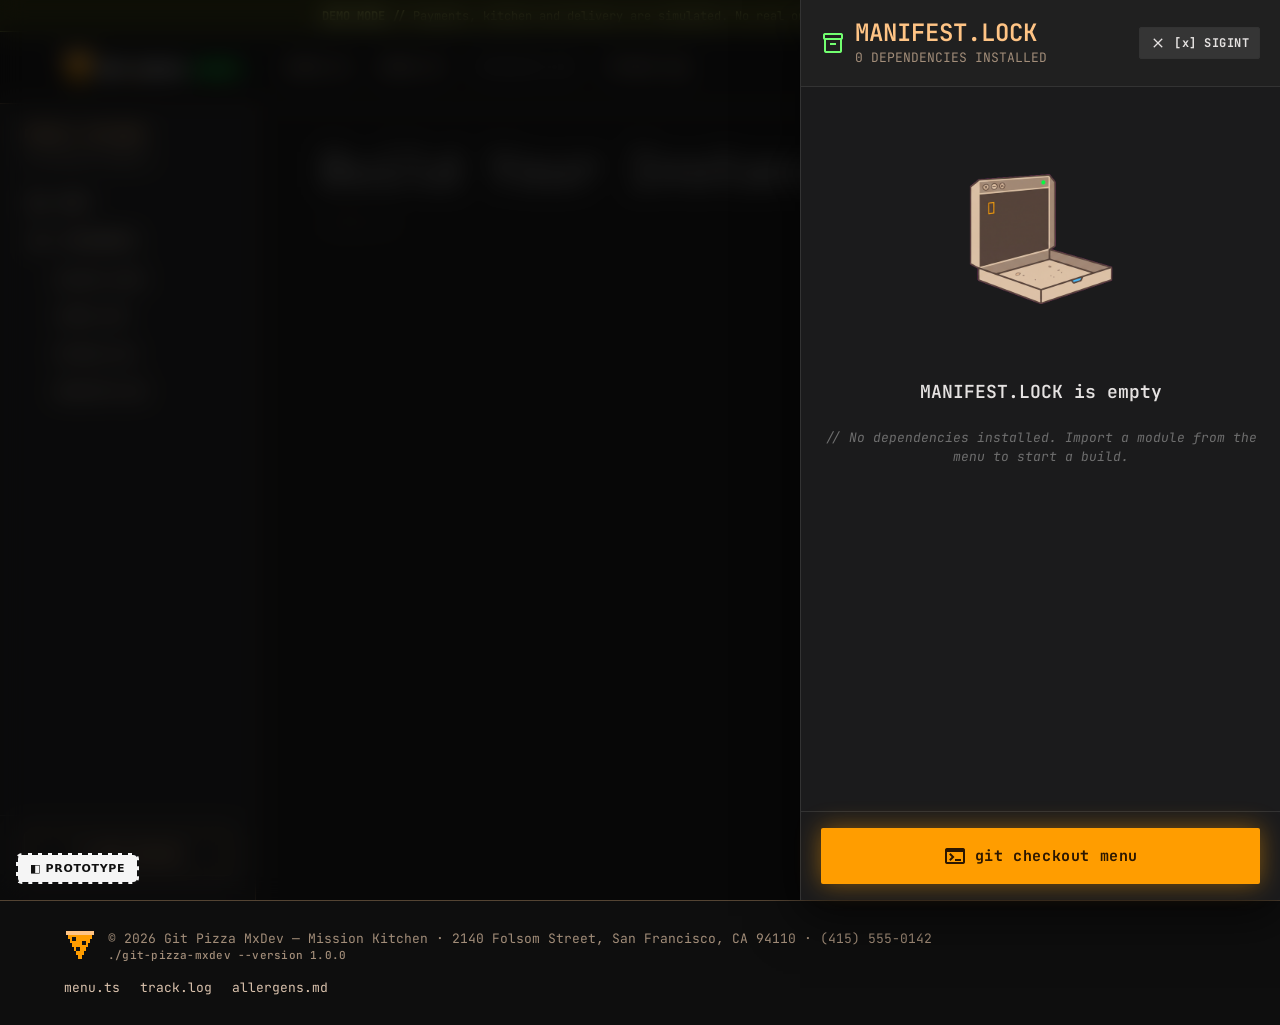
<file: package-lite/08-prototype/customer/SCR-05-cart.html>
<!doctype html>
<html lang="en">
<head>
<meta charset="utf-8">
<meta name="viewport" content="width=device-width, initial-scale=1">
<link rel="icon" href="../../assets/brand/favicon.svg" type="image/svg+xml">
<link rel="icon" href="../../assets/brand/favicon-32.png" sizes="32x32" type="image/png">
<link rel="apple-touch-icon" href="../../assets/brand/apple-touch-icon.png">
<title>Cart — Git Pizza MxDev</title>
<link href="https://fonts.googleapis.com/css2?family=JetBrains+Mono:wght@400;500;600;700&family=Geist:wght@400;600&display=swap" rel="stylesheet">
<link href="https://fonts.googleapis.com/css2?family=Material+Symbols+Outlined:opsz,wght,FILL,GRAD@24,400,0,0" rel="stylesheet">
<link rel="stylesheet" href="_shared/proto.css">
<style>
  .cline { background: var(--surface-container); border: 1px solid var(--border); border-radius: var(--r-md); padding: 14px; display: grid; gap: 10px; }
  .cline.unavail { border-color: var(--error); }
  .cline-top { display: grid; grid-template-columns: 56px 1fr auto; gap: 12px; align-items: start; }
  .cline-top .img-frame { width: 56px; border-radius: var(--r-md); }
  .cline-top .img-ph .cap { display: none; } .cline-top .img-ph img { width: 20px; height: 20px; }
  .cline .nm { color: var(--primary-light); font-weight: 700; }
  .cline .mods { font-size: 12px; color: var(--text-secondary); }
  .cline .amt { text-align: right; } .cline .amt .price { font-size: 18px; }
  .coupon { background: var(--surface-container); border: 1px solid var(--border); border-radius: var(--r-md); padding: 14px; }
  .coupon form { display: flex; gap: 8px; } .coupon .input { text-transform: uppercase; }
  .backdrop-hint { opacity: 0.35; pointer-events: none; }
</style>
</head>
<body data-screen="SCR-05" data-nav="cart">
<main id="main"><div class="page backdrop-hint" aria-hidden="true"><h1 class="t-display">Build Your Instance</h1><p class="c-muted">./menu.ts</p></div></main>
<script src="_shared/proto.js"></script>
<script>
(function () {
  var st = GP.state(), E = GP.esc, c = st.cart;
  GP.registerStates([['lines', 'With lines'], ['empty', 'Empty cart'], ['coupon-valid', 'Coupon valid'], ['coupon-notfound', 'Coupon not found'], ['coupon-expired', 'Coupon expired'],
    ['coupon-delivery', 'Coupon: delivery only'], ['coupon-min', 'Coupon: minimum'], ['below-min', 'Below delivery minimum']]);
  var mode = GP.currentState(), P = function (code, size, qty, ex) { var l = GP.defaultLine(code); if (size) l.size = size; l.qty = qty || 1; if (ex) l.extras = ex; return l; };
  var couponError = '';
  if (!GP.param('ok') && mode !== 'lines') {
    var setups = {
      empty: function () { GP.clearCart(); },
      'coupon-valid': function () { c.lines = [P('PZ-01'), P('SD-01')]; c.coupon = 'GITHUB_STUDENT'; },
      'coupon-notfound': function () { c.lines = [P('PZ-05', 'LARGE', 1, ['EX-21']), P('DR-01')]; c.coupon = null; },
      'coupon-expired': function () { c.lines = [P('PZ-05', 'LARGE', 1, ['EX-21']), P('DR-01')]; c.coupon = null; },
      'coupon-delivery': function () { c.lines = [P('PZ-02'), P('DR-03')]; c.coupon = 'FREE_DISPATCH'; st.checkout.type = 'PICKUP'; },
      'coupon-min': function () { c.lines = [P('PZ-01', 'SMALL')]; c.coupon = 'GITHUB_STUDENT'; st.checkout.type = 'DELIVERY'; },
      'below-min': function () { c.lines = [P('SD-01'), P('DR-03')]; c.coupon = null; st.checkout.type = 'DELIVERY'; }
    };
    if (setups[mode]) { setups[mode](); GP.save(); location.href = 'SCR-05-cart.html?state=' + mode + '&ok=1'; return; }
  }
  if (mode === 'coupon-notfound') couponError = 'Coupon not found: PIZZA50';
  if (mode === 'coupon-expired') couponError = 'Coupon HOTFIX10 has expired';
  var couponInput = mode === 'coupon-notfound' ? 'PIZZA50' : mode === 'coupon-expired' ? 'HOTFIX10' : '';

  var added = GP.param('added');
  var scrim = GP.h('<div class="scrim" style="z-index:290"></div>');
  var d = GP.h('<aside class="drawer" role="dialog" aria-modal="true" aria-labelledby="cart-t"></aside>');
  function close() { location.href = document.referrer && document.referrer.indexOf('SCR-05') < 0 && document.referrer.indexOf(location.host) >= 0 ? document.referrer : 'SCR-02-menu.html'; }

  function render() {
    var lines = c.lines, n = GP.itemCount(), t = GP.cartTotals();
    var type = st.checkout.type;
    var head = '<div class="drawer-head"><div class="between" style="flex-wrap:nowrap"><div class="row" style="gap:10px;flex-wrap:nowrap"><span class="ms c-green" aria-hidden="true">inventory_2</span><div><h2 class="t-h2 c-primary" id="cart-t">MANIFEST.LOCK <span class="sr-only">— your cart</span></h2>' +
      '<div class="t-small c-muted">' + (n ? '<span class="c-green">' + n + ' ' + (n === 1 ? 'DEPENDENCY' : 'DEPENDENCIES') + ' INSTALLED</span>' : '0 DEPENDENCIES INSTALLED') + '</div></div></div>' +
      '<button class="btn btn-ghost btn-sm" id="close" aria-label="Close cart"><span class="ms sm" aria-hidden="true">close</span>[x] SIGINT</button></div></div>';
    if (!lines.length) {
      d.innerHTML = head + '<div class="drawer-body" style="text-align:center"><div style="aspect-ratio:4/3;position:relative;max-width:300px;margin:24px auto 0;width:100%">' + GP.illus('illustrations/empty-cart.png', '') + '</div>' +
        '<h3 class="t-h3 mt-16">MANIFEST.LOCK is empty</h3><p class="t-small c-muted"><span class="cm">// No dependencies installed. Import a module from the menu to start a build.</span></p></div>' +
        '<div class="drawer-foot"><a class="btn btn-primary btn-block btn-lg" href="SCR-02-menu.html"><span class="ms" aria-hidden="true">terminal</span>git checkout menu</a></div>';
      return;
    }
    var anyUnavail = lines.some(function (l) { return !GP.lineAvailable(l); });
    var body = (added ? '<div class="notice success" role="status"><span class="ms" aria-hidden="true">check_circle</span><div>' + E(added) + (GP.param('updated') ? ' updated in' : ' added to') + ' the manifest.</div></div>' : '') +
      lines.map(function (l, i) {
        var p = GP.BY_CODE[l.p], unit = GP.unitPrice(l), av = GP.lineAvailable(l);
        var folder = { PIZZA: 'pizzas', SIDE: 'sides', DRINK: 'drinks', DESSERT: 'desserts' }[p.kind];
        return '<div class="cline' + (av ? '' : ' unavail') + '"><div class="cline-top">' + GP.imgHtml(p) + '<div><div class="nm">' + E(p.name) + '</div><div class="t-micro c-muted">./' + folder + '/' + p.key + '.ts</div>' +
          '<div class="mods">' + E(GP.lineMods(l).join(', ')) + '</div><div class="t-micro c-muted mt-8">Allergens: ' + E(GP.allergenText(GP.lineAllergens(l))) + '</div>' +
          (av ? '' : '<div class="field-error mt-8"><span class="ms sm" aria-hidden="true">error</span>This module is no longer available. Remove it to continue.</div>') + '</div>' +
          '<div class="amt"><div class="price">' + GP.money(unit * l.qty) + '</div><div class="t-micro c-muted">' + GP.money(unit) + '/unit</div></div></div>' +
          '<div class="between"><div class="stepper" role="group" aria-label="Quantity of ' + E(p.name) + '"><span class="lbl">instances:</span><button data-dec="' + i + '" aria-label="Decrease quantity"' + (l.qty <= 1 ? ' disabled' : '') + '>−</button><span class="val">' + l.qty + '</span><button data-inc="' + i + '" aria-label="Increase quantity"' + (l.qty >= 10 ? ' disabled' : '') + '>+</button></div>' +
          '<div class="row" style="gap:6px">' + (p.kind === 'PIZZA' ? '<a class="btn btn-ghost btn-sm" href="SCR-03-pizza-configurator.html?p=' + p.code + '&line=' + i + '" aria-label="Edit ' + E(p.name) + '"><span class="ms sm" aria-hidden="true">tune</span>edit</a>' : '') +
          '<button class="btn btn-ghost btn-sm" data-rm="' + i + '" aria-label="Remove ' + E(p.name) + ' from cart"><span class="ms sm" aria-hidden="true">delete</span>rm</button></div></div></div>';
      }).join('');
    // coupon
    var cc = t.coupon, cbox = '<div class="coupon"><div class="field-label" style="margin-bottom:8px"><label for="cp">$ coupon --apply</label></div>';
    if (c.coupon) {
      var badge = cc.state === 'APPLIED' ? '<span class="badge st-deployed"><span class="ms sm" aria-hidden="true">verified</span>VALIDATED (' + (t.discount ? GP.money(-t.discount) : 'FREE_DISPATCH') + ')</span>' : '<span class="badge st-staged">NOT_APPLIED</span>';
      var msg = E(cc.msg);
      cbox += '<div class="between"><span class="c-primary" style="font-weight:700">' + E(c.coupon) + '</span>' + badge + '</div><div class="t-small mt-8 ' + (cc.state === 'APPLIED' ? 'c-green' : 'c-warn') + '">' + (cc.state === 'APPLIED' ? '&gt;&gt; ' : '') + msg + '</div>' +
        (cc.state !== 'APPLIED' ? '<div class="t-micro c-muted mt-8">The code stays attached and applies automatically once the condition is met. It does not block your order.</div>' : '') +
        '<button class="btn btn-ghost btn-sm mt-8" id="rm-coupon" aria-label="Remove coupon ' + E(c.coupon) + '">rm coupon</button>';
    } else {
      cbox += '<form id="cp-form"><input class="input" id="cp" placeholder="CODE" aria-label="Coupon code" value="' + E(couponInput) + '" autocomplete="off" aria-describedby="cp-err"><button class="btn btn-secondary" aria-label="Apply coupon">APPLY</button></form>' +
        (couponError ? '<div class="field-error mt-8" id="cp-err" role="alert"><span class="ms sm" aria-hidden="true">error</span>' + E(couponError) + '</div>' : '<div id="cp-err"></div>');
    }
    cbox += '</div>';
    body += cbox;
    var drinksOnly = lines.every(function (l) { return GP.BY_CODE[l.p].kind === 'DRINK'; }), tooMany = n > GP.STORE.maxItems;
    if (drinksOnly) body += '<div class="field-error" role="alert"><span class="ms sm" aria-hidden="true">error</span>Add at least one pizza, side or dessert. Drinks-only orders can\'t be deployed.</div>';
    if (tooMany) body += '<div class="field-error" role="alert"><span class="ms sm" aria-hidden="true">error</span>Max ' + GP.STORE.maxItems + ' items per order. Remove ' + (n - GP.STORE.maxItems) + ' to continue.</div>';
    if (t.belowMin) body += '<div class="notice warn"><span class="ms" aria-hidden="true">warning</span><div>Delivery minimum is ' + GP.money(GP.STORE.minDelivery) + '. Add ' + GP.money(t.missingForMin) + ' more, or choose pickup at checkout.</div></div>';
    else if (t.toFree > 0) body += '<div class="notice info"><span class="ms" aria-hidden="true">local_shipping</span><div>Add ' + GP.money(t.toFree) + ' more for <code>FREE_DISPATCH</code> (free delivery from ' + GP.money(GP.STORE.freeThreshold) + ').</div></div>';
    else body += '<div class="notice success"><span class="ms" aria-hidden="true">local_shipping</span><div><code>FREE_DISPATCH</code> unlocked: delivery is free for this order.</div></div>';
    body += '<button class="btn btn-danger btn-sm" id="clear" style="justify-self:start" aria-label="Empty the cart"><span class="ms sm" aria-hidden="true">delete_sweep</span>CLEAR (rm -rf)</button>';

    var foot = '<div class="sum-row"><span class="lbl">Dependencies Subtotal</span><span>' + GP.money(t.subtotal) + '</span></div>' +
      (t.discount ? '<div class="sum-row discount"><span class="lbl">Coupon Subsidy (' + E(c.coupon) + ')</span><span>' + GP.money(-t.discount) + '</span></div>' : '') +
      '<div class="sum-row"><span class="lbl">Pipeline Transit Fee</span><span class="c-muted">calculated at checkout</span></div>' +
      '<div class="sum-row"><span class="lbl">SALES_TAX</span><span class="c-muted">calculated at checkout</span></div>' +
      '<div class="sum-total"><div><div class="t-label">EXEC_TOTAL_OUTPUT</div><div class="t-micro c-muted mt-8">before delivery fee, tax and tip</div></div><div class="t-price-lg c-primary">' + GP.money(t.subtotal - t.discount) + '</div></div>';
    var blocked = anyUnavail || drinksOnly || tooMany;
    foot += '<a class="btn btn-primary btn-block btn-lg mt-16' + (blocked ? ' is-disabled' : '') + '" ' + (blocked ? 'aria-disabled="true"' : 'href="SCR-06-checkout.html"') + ' aria-label="Go to checkout"><span class="ms" aria-hidden="true">rocket_launch</span>PROCEED TO ./checkout.yml</a>';
    d.innerHTML = head + '<div class="drawer-body">' + body + '</div><div class="drawer-foot">' + foot + '</div>';
  }
  d.addEventListener('click', function (e) {
    var b = e.target.closest('button'); if (!b || b.disabled) return;
    if (b.id === 'close') return close();
    if (b.dataset.inc) { GP.setQty(+b.dataset.inc, c.lines[+b.dataset.inc].qty + 1); }
    else if (b.dataset.dec) { GP.setQty(+b.dataset.dec, c.lines[+b.dataset.dec].qty - 1); }
    else if (b.dataset.rm) { var nm = GP.BY_CODE[c.lines[+b.dataset.rm].p].name; GP.removeLine(+b.dataset.rm); GP.toast('Removed ' + E(nm) + ' from MANIFEST.LOCK.', 'info'); }
    else if (b.id === 'rm-coupon') { GP.toast('Coupon ' + E(c.coupon) + ' removed.', 'info'); c.coupon = null; GP.save(); couponError = ''; couponInput = ''; }
    else if (b.id === 'clear') { GP.confirmDialog({ title: 'rm -rf MANIFEST.LOCK?', body: 'This removes all ' + GP.itemCount() + ' items and the coupon from your cart.', ok: 'rm -rf', okLabel: 'Empty the cart', danger: true, icon: 'delete_sweep', onOk: function () { GP.clearCart(); added = null; render(); GP.refreshCartCount(); GP.toast('MANIFEST.LOCK cleared.', 'info'); } }); return; }
    else return;
    added = null; render(); GP.refreshCartCount();
  });
  d.addEventListener('submit', function (e) {
    e.preventDefault(); var v = (document.getElementById('cp').value || '').trim().toUpperCase(); couponInput = v;
    if (!v) { couponError = 'Enter a coupon code.'; render(); return; }
    var r = GP.couponCheck(v, GP.cartTotals().subtotal, st.checkout.type);
    if (r.state === 'INVALID') { couponError = r.msg; render(); document.getElementById('cp').focus(); return; }
    c.coupon = v; GP.save(); couponError = ''; render();
  });
  scrim.addEventListener('click', close);
  document.addEventListener('keydown', function (e) { if (e.key === 'Escape') close(); });
  render();
  document.body.appendChild(scrim); document.body.appendChild(d);
})();
</script>
</body>
</html>
</file>
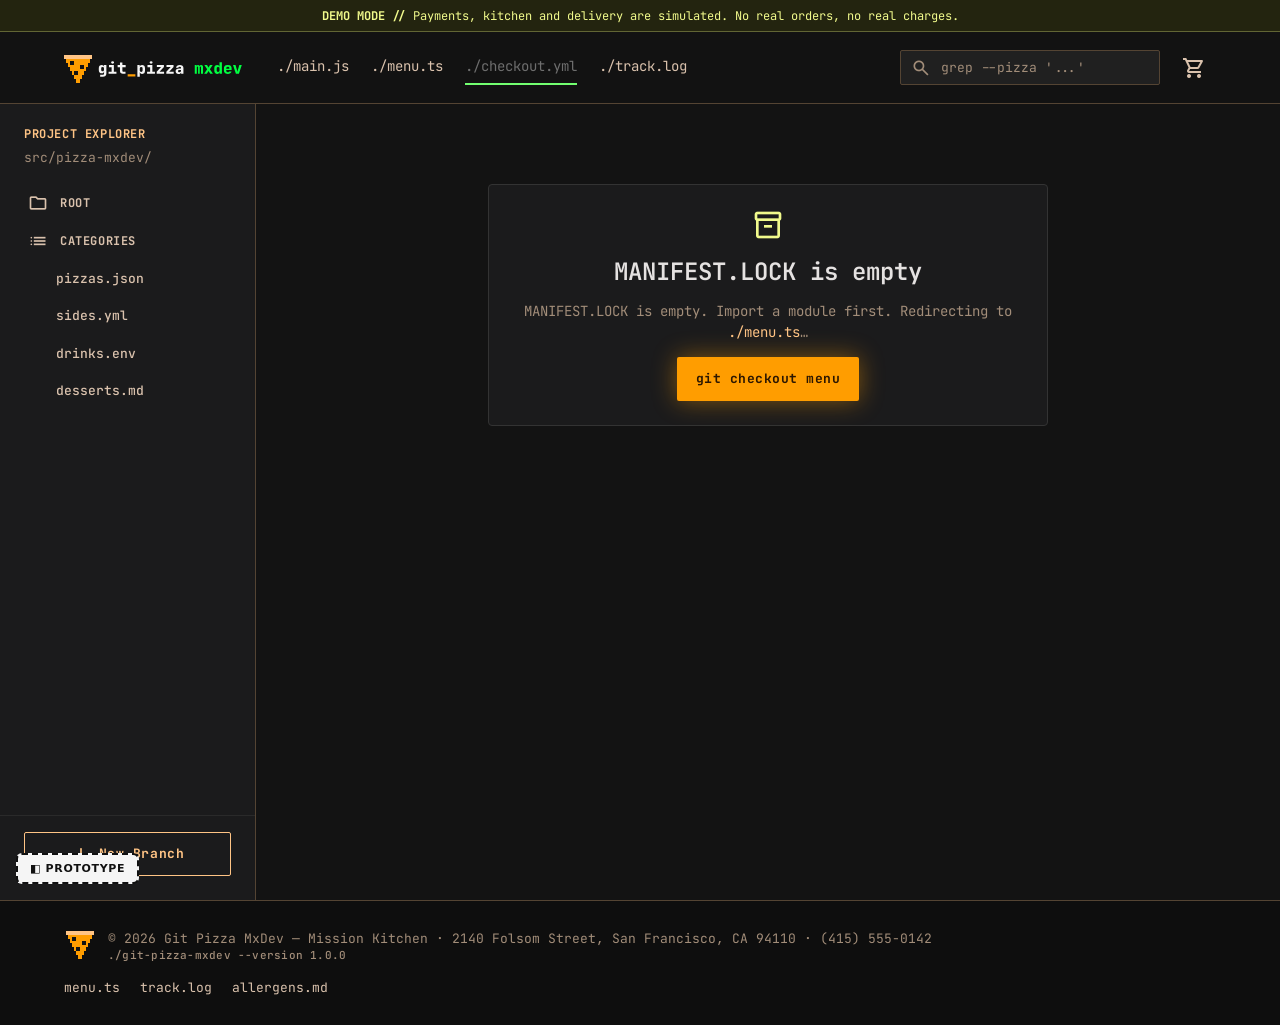
<file: package-lite/08-prototype/customer/SCR-06-checkout.html>
<!doctype html>
<html lang="en">
<head>
<meta charset="utf-8">
<meta name="viewport" content="width=device-width, initial-scale=1">
<link rel="icon" href="../../assets/brand/favicon.svg" type="image/svg+xml">
<link rel="icon" href="../../assets/brand/favicon-32.png" sizes="32x32" type="image/png">
<link rel="apple-touch-icon" href="../../assets/brand/apple-touch-icon.png">
<title>Checkout — Git Pizza MxDev</title>
<link href="https://fonts.googleapis.com/css2?family=JetBrains+Mono:wght@400;500;600;700&family=Geist:wght@400;600&display=swap" rel="stylesheet">
<link href="https://fonts.googleapis.com/css2?family=Material+Symbols+Outlined:opsz,wght,FILL,GRAD@24,400,0,0" rel="stylesheet">
<link rel="stylesheet" href="_shared/proto.css">
<style>
  .co { display: grid; grid-template-columns: minmax(0, 7fr) minmax(0, 5fr); gap: 32px; margin-top: 28px; align-items: start; }
  .co-right { position: sticky; top: calc(var(--header-h) + var(--banner-h) + 16px); display: grid; gap: 16px; }
  .fgrid { display: grid; grid-template-columns: repeat(6, 1fr); gap: 14px; }
  .s6 { grid-column: span 6; } .s4 { grid-column: span 4; } .s3 { grid-column: span 3; } .s2 { grid-column: span 2; } .s1 { grid-column: span 1; }
  .method { display: grid; grid-template-columns: 1fr 1fr; gap: 12px; }
  .method .opt { align-items: center; text-align: center; min-height: 96px; }
  .method .opt .ms { font-size: 32px; }
  .addr-cards { display: grid; grid-template-columns: repeat(auto-fill, minmax(200px, 1fr)); gap: 8px; margin-bottom: 14px; }
  .pay-list { display: grid; gap: 8px; }
  .pay-list .opt { flex-direction: row; align-items: center; gap: 12px; }
  .pay-list .opt .ms { color: var(--primary-light); }
  .tips { display: grid; grid-template-columns: repeat(4, 1fr); gap: 8px; }
  .tips .opt { align-items: center; text-align: center; }
  .sum-line { display: flex; gap: 10px; font-size: 13px; padding: 6px 0; border-bottom: 1px solid var(--border-subtle); }
  .sum-line .q { color: var(--success-text); font-weight: 700; flex-shrink: 0; }
  .phone-exec { display: none; }
  @media (max-width: 1023px) { .co { grid-template-columns: 1fr; } .co-right { position: static; } }
  @media (max-width: 767px) {
    .fgrid .s4, .fgrid .s3 { grid-column: span 6; } .fgrid .s1 { grid-column: span 2; } .fgrid .s2 { grid-column: span 4; }
    .tips { grid-template-columns: repeat(2, 1fr); }
    .phone-exec { display: flex; position: fixed; left: 0; right: 0; bottom: calc(var(--bottomnav-h) + env(safe-area-inset-bottom)); z-index: 95; gap: 12px; align-items: center; padding: 10px 16px; background: var(--surface-container); border-top: 1px solid var(--border-strong); box-shadow: var(--shadow-top); }
    .phone-exec .btn { flex: 1; }
    .page { padding-bottom: 120px; }
  }
</style>
</head>
<body data-screen="SCR-06" data-nav="checkout">
<main id="main"><div class="page" id="page"></div></main>
<script src="_shared/proto.js"></script>
<script>
(function () {
  var st = GP.state(), E = GP.esc, ck = st.checkout;
  GP.registerStates([['delivery', 'Delivery'], ['pickup', 'Pickup'], ['guest', 'Empty form'], ['guest-filled', 'Pre-filled'],
    ['errors', 'Validation errors'], ['outside-zone', 'Outside delivery zone'], ['empty', 'Empty cart redirect']]);
  var mode = GP.currentState(), showErrors = false;
  function sample() { if (!st.cart.lines.length) { var a = GP.defaultLine('PZ-05'); a.size = 'LARGE'; a.extras = ['EX-21']; st.cart.lines = [a, Object.assign(GP.defaultLine('DR-01'), { qty: 1 })]; } }
  if (!GP.param('ok') && GP.param('state')) {
    var setups = {
      delivery: function () { sample(); ck.type = 'DELIVERY'; },
      pickup: function () { sample(); ck.type = 'PICKUP'; },
      guest: function () { sample(); ck.type = 'DELIVERY'; ck.addr = { line1: '', line2: '', city: 'San Francisco', state: 'CA', zip: '', notes: '' }; ck.contact = { name: '', email: '', phone: '' }; },
      'guest-filled': function () { sample(); ck.type = 'DELIVERY'; ck.addr = { line1: '2290 Mission Street', line2: 'Apt 5', city: 'San Francisco', state: 'CA', zip: '94110', notes: 'Gate code 2048, leave at the door.' }; ck.contact = { name: 'Taylor Brooks', email: 'taylor.brooks@example.com', phone: '(415) 555-0128' }; ck.method = 'CARD'; ck.card = 'VISA_4242'; ck.tip = 'FIFTEEN'; },
      errors: function () { sample(); ck.type = 'DELIVERY'; ck.addr = { line1: '', line2: '', city: 'San Francisco', state: 'CA', zip: '9411', notes: '' }; ck.contact = { name: 'Taylor Brooks', email: 'taylor@', phone: '555' }; },
      'outside-zone': function () { sample(); ck.type = 'DELIVERY'; ck.addr = { line1: '4120 Geary Boulevard', line2: '', city: 'San Francisco', state: 'CA', zip: '94121', notes: '' }; ck.contact = { name: 'Taylor Brooks', email: 'taylor.brooks@example.com', phone: '(415) 555-0128' }; },
      empty: function () { GP.clearCart(); }
    };
    if (setups[mode]) { setups[mode](); GP.save(); location.href = 'SCR-06-checkout.html?state=' + mode + '&ok=1'; return; }
  }
  if (mode === 'errors') showErrors = true;
  var page = document.getElementById('page');
  if (!st.cart.lines.length) {
    page.innerHTML = '<div class="panel panel-pad" style="max-width:560px;margin:40px auto;text-align:center"><span class="ms xl c-warn" aria-hidden="true">inventory_2</span><h1 class="t-h2 mt-16">MANIFEST.LOCK is empty</h1><p class="c-muted">MANIFEST.LOCK is empty. Import a module first. Redirecting to <span class="c-primary">./menu.ts</span>…</p><a class="btn btn-primary" href="SCR-02-menu.html">git checkout menu</a></div>';
    setTimeout(function () { location.href = 'SCR-02-menu.html'; }, 3000); return;
  }
  // Lite: guests only, so the delivery address is always typed for this order (no saved addresses)
  function curAddr() { return ck.addr; }

  function validate() {
    var e = {}, a = curAddr(), c = ck.contact;
    if (ck.type === 'DELIVERY') {
      if (!a.line1.trim()) e.line1 = 'ADDRESS_LINE_1 is required';
      if (!a.city.trim()) e.city = 'CITY is required';
      if (!/^[A-Z]{2}$/.test(a.state.trim())) e.state = 'STATE must be a 2-letter state code, e.g. CA';
      if (!a.zip.trim()) e.zip = 'ZIP_CODE is required'; else if (!/^\d{5}$/.test(a.zip.trim())) e.zip = 'ZIP_CODE must be 5 digits';
      if (!e.zip && a.zip && !GP.ZONES[a.zip]) e.zone = 'ZIP ' + a.zip + ' is outside our delivery zone.';
    }
    if (!c.name.trim()) e.name = 'CONTACT_NAME is required';
    if (!c.email.trim()) e.email = 'CONTACT_EMAIL is required'; else if (!/^[^\s@]+@[^\s@]+\.[^\s@]{2,}$/.test(c.email.trim())) e.email = 'CONTACT_EMAIL is not a valid email address';
    var digits = c.phone.replace(/^\+1/, '').replace(/\D/g, '');
    if (!c.phone.trim()) e.phone = 'CONTACT_PHONE is required'; else if (digits.length !== 10) e.phone = 'CONTACT_PHONE must be a 10-digit US phone number';
    return e;
  }
  function fld(id, label, value, err, cls, opts) {
    opts = opts || {};
    return '<div class="field ' + cls + (err ? ' invalid' : '') + '"><label for="f-' + id + '">' + label + (opts.req ? ' <span class="c-error" aria-hidden="true">*</span>' : '') + '</label><div class="prompt-wrap"><input class="input prompt" id="f-' + id + '" data-f="' + id + '" value="' + E(value) + '"' +
      (opts.ph ? ' placeholder="' + E(opts.ph) + '"' : '') + (opts.type ? ' type="' + opts.type + '"' : '') + (opts.ac ? ' autocomplete="' + opts.ac + '"' : '') + (opts.req ? ' aria-required="true"' : '') + (err ? ' aria-invalid="true" aria-describedby="e-' + id + '"' : '') + '></div>' +
      (opts.hint ? '<div class="hint">' + opts.hint + '</div>' : '') + (err ? '<div class="field-error" id="e-' + id + '"><span class="ms sm" aria-hidden="true">error</span>' + err + '</div>' : '') + '</div>';
  }
  function render() {
    var t = GP.cartTotals(), err = showErrors ? validate() : {}, a = curAddr(), zone = a && GP.ZONES[a.zip];
    var unavail = st.cart.lines.some(function (l) { return !GP.lineAvailable(l); });
    var nErr = Object.keys(err).length;
    var h = '<div class="t-micro c-muted">src/pizza-mxdev/checkout_config.json</div><h1 class="t-display c-primary mt-8" style="font-size:clamp(28px,5vw,48px)">checkout_config.json</h1>' +
      '<p class="t-body-long" style="max-width:720px;margin:12px 0 0">Configure your deployment parameters, then execute the order. Payment, kitchen and delivery are simulated.</p>';
    /* BR-ERR-05: form summary TXT-VAL-01 only with 2 or more errors; single errors are shown inline */
    if (nErr >= 2) h += '<div class="notice error mt-16" role="alert"><span class="ms" aria-hidden="true">error</span><div><strong>Lint failed: ' + nErr + ' env variables need attention.</strong> ' + Object.keys(err).map(function (k) { return E(err[k]); }).join(' · ') + '</div></div>';
    if (unavail) h += '<div class="notice error mt-16"><span class="ms" aria-hidden="true">block</span><div>Some items in your manifest are no longer available. <a href="SCR-05-cart.html">Review the cart</a> to continue.</div></div>';
    h += '<div class="co"><div class="stack-lg">';
    // method
    h += '<section class="panel panel-pad"><h2 class="section-label" style="text-transform:none;font-size:14px"><span class="k">const</span>&nbsp;method <span class="p">=</span> <span class="s">\'' + ck.type.toLowerCase() + '\'</span><span class="p">;</span></h2><div class="method" role="radiogroup" aria-label="Order type">' +
      '<button type="button" class="opt" role="radio" aria-checked="' + (ck.type === 'DELIVERY') + '" data-type="DELIVERY"><span class="ms" aria-hidden="true">local_shipping</span><span class="o-title">DELIVERY</span><span class="o-sub">to an address in San Francisco · ' + GP.money(GP.STORE.deliveryFee) + ', free from ' + GP.money(GP.STORE.freeThreshold) + '</span></button>' +
      '<button type="button" class="opt" role="radio" aria-checked="' + (ck.type === 'PICKUP') + '" data-type="PICKUP"><span class="ms" aria-hidden="true">storefront</span><span class="o-title">PICKUP</span><span class="o-sub">at Mission Kitchen · no fee, no minimum</span></button></div></section>';
    // destination
    if (ck.type === 'DELIVERY') {
      h += '<section class="panel panel-pad"><h2 class="section-label"><span class="ms" aria-hidden="true">terminal</span>Environment variables (destination)</h2>';
      h += '<div class="fgrid">' + fld('line1', 'ADDRESS_LINE_1', ck.addr.line1, err.line1, 's6', { req: 1, ph: 'Street and number', ac: 'address-line1', hint: 'Street and number' }) +
        fld('line2', 'ADDRESS_LINE_2', ck.addr.line2, null, 's6', { ph: 'Apartment, floor, suite (optional)', ac: 'address-line2' }) +
        fld('city', 'CITY', ck.addr.city, err.city, 's3', { req: 1, ac: 'address-level2' }) + fld('state', 'STATE', ck.addr.state, err.state, 's1', { req: 1, ac: 'address-level1' }) +
        fld('zip', 'ZIP_CODE', ck.addr.zip, err.zip, 's2', { req: 1, ac: 'postal-code', ph: '94110' }) +
        fld('notes', 'DELIVERY_NOTES', ck.addr.notes, null, 's6', { ph: "--msg 'Gate code, floor, where to leave it' (optional)" }) + '</div>';
      if (a && /^\d{5}$/.test(a.zip)) h += zone ? '<div class="field-ok mt-16" role="status"><span class="ms sm" aria-hidden="true">check_circle</span> ZIP ' + a.zip + ' · ' + zone[0] + ' · ' + zone[1].toFixed(1) + ' mi from the kitchen — in delivery zone</div>'
        : '<div class="notice error mt-16" role="alert"><span class="ms" aria-hidden="true">wrong_location</span><div><strong>ZIP ' + a.zip + ' is outside our delivery zone.</strong> We deliver to ' + Object.keys(GP.ZONES).join(', ') + '. Choose another address or switch to pickup.</div></div>';
      if (t.belowMin) h += '<div class="notice warn mt-16"><span class="ms" aria-hidden="true">warning</span><div>Delivery requires a subtotal of ' + GP.money(GP.STORE.minDelivery) + '. Add ' + GP.money(t.missingForMin) + ' more or choose pickup.</div></div>';
      h += '</section>';
    } else {
      h += '<section class="panel panel-pad"><h2 class="section-label"><span class="ms" aria-hidden="true">storefront</span>Pickup location</h2><div class="code"><span class="k">const</span> store <span class="p">= {</span>\n  name: <span class="s">\'' + E(GP.STORE.name) + '\'</span><span class="p">,</span>\n  address: <span class="s">\'' + E(GP.STORE.address) + '\'</span><span class="p">,</span>\n  phone: <span class="s">\'' + GP.STORE.phone + '\'</span>\n<span class="p">};</span></div>' +
        '<p class="t-small c-muted" style="margin-bottom:0">Ready about 4 minutes after payment (compressed demo time). We show the exact time on the tracking page.</p></section>';
    }
    // contact
    h += '<section class="panel panel-pad"><h2 class="section-label"><span class="ms" aria-hidden="true">badge</span>Contact</h2><div class="fgrid">' +
      fld('name', 'CONTACT_NAME', ck.contact.name, err.name, 's6', { req: 1, ac: 'name' }) + fld('email', 'CONTACT_EMAIL', ck.contact.email, err.email, 's3', { req: 1, type: 'email', ac: 'email', ph: 'you@example.com' }) +
      fld('phone', 'CONTACT_PHONE', ck.contact.phone, err.phone, 's3', { req: 1, type: 'tel', ac: 'tel', ph: '(415) 555-0128' }) + '</div>' +
      '<p class="t-micro c-muted mt-8" style="margin-bottom:0">You can find this order later with the order number and this email.</p></section>';
    // payment
    h += '<section class="panel panel-pad"><div class="between"><h2 class="section-label" style="margin:0"><span class="ms" aria-hidden="true">lock</span>PAYMENT_PROTOCOL</h2><span class="chip tag-badge">SIMULATED</span></div><div class="pay-list mt-16" role="radiogroup" aria-label="Payment method">' +
      Object.keys(GP.METHODS).map(function (m) { var ic = { CARD: 'credit_card', APPLE_PAY: 'phone_iphone', GOOGLE_PAY: 'account_balance_wallet' }[m];
        return '<button type="button" class="opt" role="radio" aria-checked="' + (ck.method === m) + '" data-method="' + m + '"><span class="ms" aria-hidden="true">' + ic + '</span><span><span class="o-title">' + GP.METHODS[m] + '</span><br><span class="o-sub">' + (m === 'CARD' ? 'choose a demo test card' : 'simulated wallet — always approves') + '</span></span></button>'; }).join('') + '</div>';
    if (ck.method === 'CARD') h += '<div class="field-label mt-16" id="tc-l">Demo test card</div><div class="pay-list mt-8" role="radiogroup" aria-labelledby="tc-l">' + Object.keys(GP.TEST_CARDS).map(function (k) { var c = GP.TEST_CARDS[k];
      return '<button type="button" class="opt" role="radio" aria-checked="' + (ck.card === k) + '" data-card="' + k + '"><span class="ms" aria-hidden="true">credit_card</span><span style="flex:1"><span class="o-title">' + c.label + '</span></span><span class="badge ' + (c.ok ? 'st-deployed' : 'st-failed') + '">' + c.outcome + '</span></button>'; }).join('') + '</div>';
    h += '<p class="t-micro c-muted mt-16" style="margin-bottom:0">No card number is ever entered. The chosen test card decides the simulated outcome, so failed payments can be demonstrated.</p></section>';
    // tip
    if (ck.type === 'DELIVERY') {
      var base = t.subtotal - t.discount;
      h += '<section class="panel panel-pad"><h2 class="section-label"><span class="ms" aria-hidden="true">volunteer_activism</span>Courier tip</h2><div class="tips" role="radiogroup" aria-label="Courier tip">' + Object.keys(GP.TIPS).map(function (k) {
        var pct = GP.TIPS[k], amt = Math.floor((base * pct + 50) / 100);
        return '<button type="button" class="opt" role="radio" aria-checked="' + (ck.tip === k) + '" data-tip="' + k + '"><span class="o-title">' + pct + ' %</span><span class="o-sub">' + GP.money(amt) + '</span></button>'; }).join('') + '</div><p class="t-micro c-muted mt-8" style="margin-bottom:0">Percent of subtotal after discount. Tips go to the courier (simulated).</p></section>';
    }
    h += '</div>';
    // right column
    h += '<div class="co-right">';
    if (ck.type === 'DELIVERY') {
      h += '<div class="term"><div class="term-bar"><span class="dots" aria-hidden="true"><i></i><i></i><i></i></span><span>live_route_preview</span></div><div class="map-well">' + '<img class="map-base" src="' + GP.ASSETS + 'illustrations/map-sf-dark.jpg" alt="">' +
        '<div class="map-pin store" style="left:30%;top:62%"><span class="mk"><span class="ms md" aria-hidden="true">local_pizza</span></span><span class="nm">MISSION_KITCHEN</span></div>' +
        (zone ? '<div class="map-pin dest" style="left:' + (30 + zone[1] * 18) + '%;top:' + (62 - zone[1] * 12) + '%"><span class="mk"><span class="ms md" aria-hidden="true">location_on</span></span><span class="nm">DESTINATION_LOCK</span></div>' : '') +
        '</div><div class="between" style="padding:12px 16px"><span class="t-label c-secondary">ESTIMATED_ETA</span><span class="c-green" style="font-weight:700">' + (zone ? '~' + Math.round((20 + 90 + 30 + 35 + 60 + 40 * zone[1]) / 60) + ' min after payment' : 'enter a ZIP in the zone') + '</span></div></div>';
    }
    var cc = t.coupon;
    h += '<section class="panel panel-pad"><div class="between"><h2 class="section-label" style="margin:0"><span class="ms" aria-hidden="true">inventory_2</span>PACKAGE_MANIFEST</h2><a class="t-small" href="SCR-05-cart.html">edit</a></div><div class="mt-8">' +
      st.cart.lines.map(function (l) { var p = GP.BY_CODE[l.p]; return '<div class="sum-line"><span class="q">' + l.qty + '×</span><div style="flex:1;min-width:0"><div>' + E(p.name) + '</div><div class="t-micro c-muted">' + E(GP.lineMods(l).join(' · ')) + '</div></div><span>' + GP.money(GP.unitPrice(l) * l.qty) + '</span></div>'; }).join('') + '</div>' +
      (st.cart.coupon ? '<div class="t-small mt-8 ' + (cc.state === 'APPLIED' ? 'c-green' : 'c-warn') + '">$ coupon --apply ' + E(st.cart.coupon) + ' → ' + E(cc.msg) + '</div>' : '') +
      '<div class="mt-16"><div class="sum-row"><span class="lbl">SUBTOTAL_PAYLOAD</span><span>' + GP.money(t.subtotal) + '</span></div>' +
      (t.discount ? '<div class="sum-row discount"><span class="lbl">Discount ' + E(st.cart.coupon) + '</span><span>' + GP.money(-t.discount) + '</span></div>' : '') +
      (ck.type === 'DELIVERY' ? '<div class="sum-row"><span class="lbl">Pipeline Transit Fee</span><span>' + GP.money(t.deliveryFee) + (t.feeWaived ? ' <span class="t-micro c-green">FREE_DISPATCH</span>' : '') + '</span></div>' : '') +
      '<div class="sum-row"><span class="lbl">SALES_TAX 8.625 %</span><span>' + GP.money(t.tax) + '</span></div>' +
      (ck.type === 'DELIVERY' ? '<div class="sum-row"><span class="lbl">Courier tip ' + t.tipPct + ' %</span><span>' + GP.money(t.tip) + '</span></div>' : '') +
      '<div class="sum-total"><span class="t-label">EXEC_TOTAL</span><span class="t-price-lg c-primary" id="total">' + GP.money(t.total) + '</span></div></div>' +
      '<button class="btn btn-primary btn-lg btn-block mt-16 hide-phone" data-exec' + (unavail ? ' disabled' : '') + ' aria-label="Place order and pay ' + GP.money(t.total) + '"><span class="ms" aria-hidden="true">bolt</span>Execute Order --force</button>' +
      '<p class="t-micro c-muted mt-8" style="margin-bottom:0">Executing creates the order and starts the simulated payment. No real charge is made.</p></section></div></div>';
    h += '<div class="phone-exec"><div><div class="t-micro c-muted">EXEC_TOTAL</div><div class="price">' + GP.money(t.total) + '</div></div><button class="btn btn-primary btn-lg" data-exec' + (unavail ? ' disabled' : '') + ' aria-label="Place order and pay ' + GP.money(t.total) + '"><span class="ms" aria-hidden="true">bolt</span>Execute Order --force</button></div>';
    var focusId = document.activeElement && document.activeElement.id, selS = document.activeElement && document.activeElement.selectionStart;
    page.innerHTML = h;
    if (focusId && document.getElementById(focusId)) { var fe = document.getElementById(focusId); fe.focus(); try { fe.setSelectionRange(selS, selS); } catch (x) {} }
  }
  page.addEventListener('click', function (e) {
    var b = e.target.closest('button'); if (!b || b.disabled) return;
    if (b.dataset.type) ck.type = b.dataset.type;
    else if (b.dataset.method) ck.method = b.dataset.method;
    else if (b.dataset.card) ck.card = b.dataset.card;
    else if (b.dataset.tip) ck.tip = b.dataset.tip;
    else if (b.hasAttribute('data-exec')) {
      showErrors = true; var err = validate(), t = GP.cartTotals();
      if (Object.keys(err).length || (ck.type === 'DELIVERY' && t.belowMin)) { render(); window.scrollTo({ top: 0, behavior: 'smooth' }); return; }
      GP.save(); GP.createOrder(); location.href = 'SCR-07-payment-sheet.html'; return;
    } else return;
    GP.save(); render();
  });
  page.addEventListener('input', function (e) {
    var f = e.target.dataset.f; if (!f) return;
    if (['name', 'email', 'phone'].indexOf(f) >= 0) ck.contact[f] = e.target.value; else ck.addr[f] = f === 'state' ? e.target.value.toUpperCase() : e.target.value;
    GP.save();
    if (f === 'zip' && (e.target.value.length === 5 || showErrors)) render(); else if (showErrors) render();
  });
  render();
})();
</script>
</body>
</html>
</file>
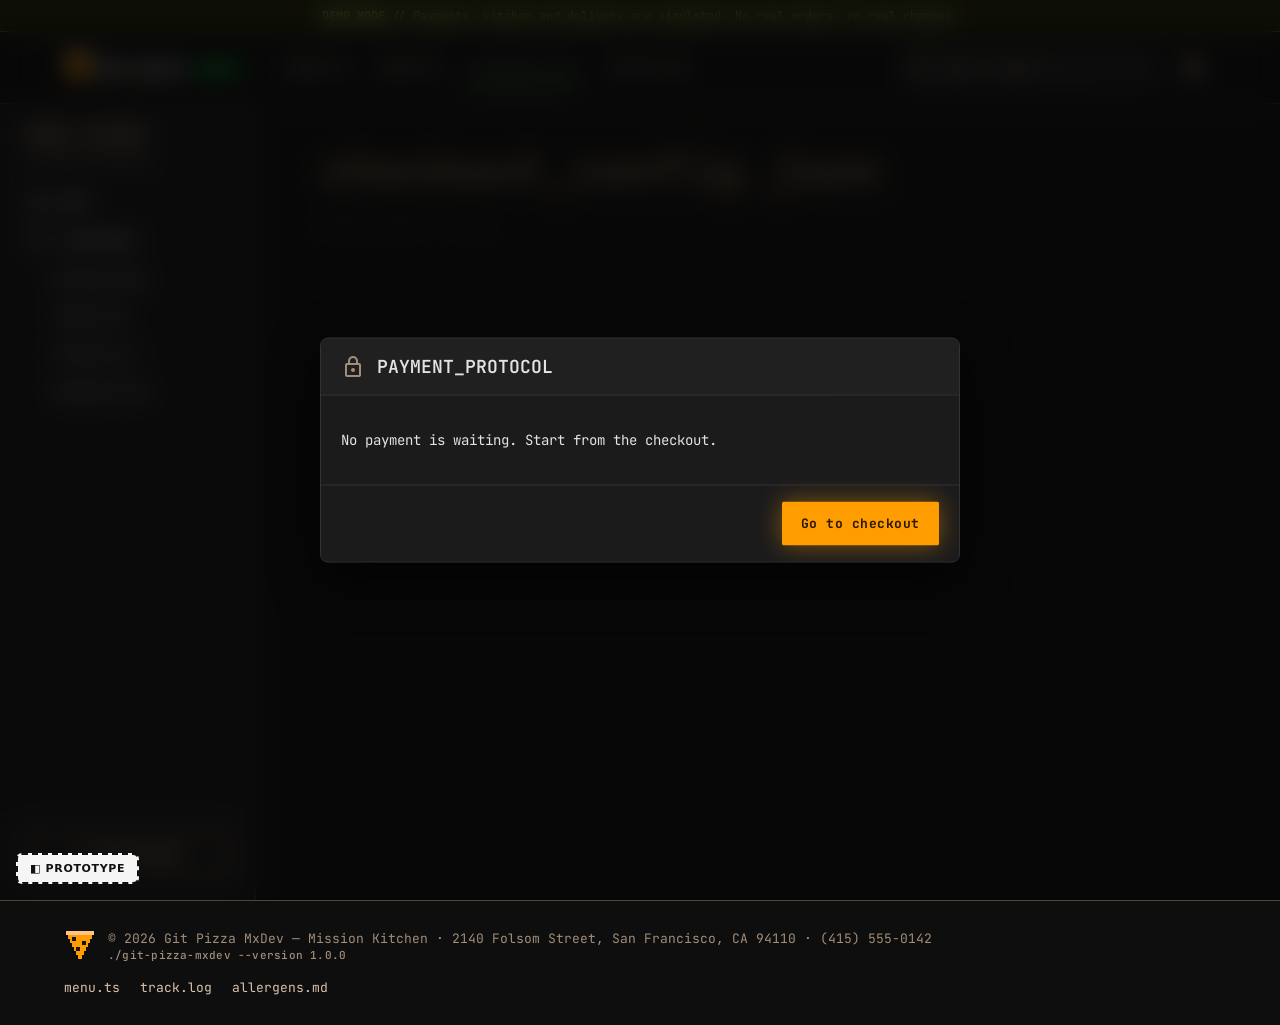
<file: package-lite/08-prototype/customer/SCR-07-payment-sheet.html>
<!doctype html>
<html lang="en">
<head>
<meta charset="utf-8">
<meta name="viewport" content="width=device-width, initial-scale=1">
<link rel="icon" href="../../assets/brand/favicon.svg" type="image/svg+xml">
<link rel="icon" href="../../assets/brand/favicon-32.png" sizes="32x32" type="image/png">
<link rel="apple-touch-icon" href="../../assets/brand/apple-touch-icon.png">
<title>Payment — Git Pizza MxDev</title>
<link href="https://fonts.googleapis.com/css2?family=JetBrains+Mono:wght@400;500;600;700&family=Geist:wght@400;600&display=swap" rel="stylesheet">
<link href="https://fonts.googleapis.com/css2?family=Material+Symbols+Outlined:opsz,wght,FILL,GRAD@24,400,0,0" rel="stylesheet">
<link rel="stylesheet" href="_shared/proto.css">
<style>
  .backdrop-hint { opacity: 0.35; pointer-events: none; }
  .pay-opts { display: grid; gap: 8px; }
  .pay-opts .opt { flex-direction: row; align-items: center; gap: 12px; min-height: 48px; }
  .attempts { display: flex; gap: 6px; }
  .attempts i { width: 28px; height: 6px; border-radius: 9999px; background: var(--surface-highest); display: block; }
  .attempts i.f { background: var(--error); } .attempts i.r { background: var(--primary); } .attempts i.s { background: var(--success); }
</style>
</head>
<body data-screen="SCR-07" data-nav="checkout">
<main id="main"><div class="page backdrop-hint" aria-hidden="true"><h1 class="t-display c-primary">checkout_config.json</h1><p class="c-muted">Execute Order --force</p></div></main>
<script src="_shared/proto.js"></script>
<script>
(function () {
  var st = GP.state(), E = GP.esc;
  GP.registerStates([['processing', 'Processing (VISA 4242)'], ['declined', 'Failed: declined'], ['insufficient', 'Failed: insufficient funds'], ['timeout', 'Failed: gateway timeout'], ['third', 'Third failure: rolled back']]);
  var mode = GP.currentState();
  function ensureCart() { if (!st.cart.lines.length) { var a = GP.defaultLine('PZ-05'); a.size = 'LARGE'; st.cart.lines = [a, GP.defaultLine('DR-01')]; }
    if (!st.checkout.contact.email) { st.checkout.contact = { name: 'Taylor Brooks', email: 'taylor.brooks@example.com', phone: '(415) 555-0128' }; st.checkout.addr = { line1: '2290 Mission Street', line2: 'Apt 5', city: 'San Francisco', state: 'CA', zip: '94110', notes: '' }; } }
  if (!GP.param('ok') && mode !== 'processing' && GP.param('state')) {
    ensureCart();
    var card = { declined: 'VISA_0002', insufficient: 'VISA_9995', timeout: 'AMEX_0005', third: 'VISA_0002' }[mode];
    st.checkout.method = 'CARD'; st.checkout.card = card; GP.save();
    var o = GP.createOrder();
    if (mode === 'third') { o.attempts = [mkAttempt(1, 'CARD', 'VISA_0002', 'FAILED', 'DECLINED'), mkAttempt(2, 'CARD', 'VISA_9995', 'FAILED', 'INSUFFICIENT_FUNDS')]; o.fixed = 'PAYMENT_FAILED'; GP.saveOrder(o); }
    location.href = 'SCR-07-payment-sheet.html?state=' + mode + '&ok=1'; return;
  }
  if (mode === 'processing' && !GP.param('ok') && GP.param('state')) { ensureCart(); st.checkout.method = 'CARD'; st.checkout.card = 'VISA_4242'; GP.save(); GP.createOrder(); location.href = 'SCR-07-payment-sheet.html?state=processing&ok=1'; return; }

  function mkAttempt(n, method, card, status, code) { return { n: n, method: method, card: method === 'CARD' ? card : null, status: status, code: code || null, amount: 0, at: GP.hhmmss(new Date()), txn: status === 'SUCCEEDED' ? 'txn_sim_' + GP.hex(12) : null }; }
  var o = st.pendingOrder ? st.orders.filter(function (x) { return x.no === st.pendingOrder; })[0] : null;
  var scrim = GP.h('<div class="scrim"></div>');
  var m = GP.h('<div class="modal sheet" role="dialog" aria-modal="true" aria-labelledby="pay-t" aria-describedby="pay-d"></div>');
  document.body.appendChild(scrim); document.body.appendChild(m);
  if (!o) {
    m.innerHTML = '<div class="modal-head"><span class="ms c-muted" aria-hidden="true">lock</span><h2 class="t-h3" id="pay-t">PAYMENT_PROTOCOL</h2></div><div class="modal-body" id="pay-d"><p>No payment is waiting. Start from the checkout.</p></div><div class="modal-foot"><a class="btn btn-primary" href="SCR-06-checkout.html">Go to checkout</a></div>';
    return;
  }
  var sel = { method: st.checkout.method, card: st.checkout.card };
  var lines = [];
  function log(tag, cls, msg) { lines.push('<div class="log-line"><span class="ts">[' + GP.hhmmss(new Date()) + ']</span><span class="tag ' + cls + '">[' + tag + ']</span><span>' + msg + '</span></div>'); }
  function head(icon, cls, title) { return '<div class="modal-head"><span class="ms ' + cls + '" aria-hidden="true">' + icon + '</span><div style="flex:1"><div class="t-micro c-muted">PAYMENT_PROTOCOL · MX-' + o.no + ' · #' + o.hash + '</div><h2 class="t-h3" id="pay-t">' + title + '</h2></div><span class="chip tag-badge">SIMULATED</span></div>'; }
  function attemptsBar() { var h = '<div class="attempts" aria-label="Payment attempt ' + o.attempts.length + ' of 3">'; for (var i = 0; i < 3; i++) { var a = o.attempts[i]; h += '<i class="' + (!a ? '' : a.status === 'FAILED' ? 'f' : a.status === 'SUCCEEDED' ? 's' : 'r') + '"></i>'; } return h + '</div>'; }
  function methodLabel(a) { return a.method === 'CARD' ? GP.TEST_CARDS[a.card].label : GP.METHODS[a.method]; }
  function term() { return '<div class="term mt-16"><div class="term-bar"><span class="dots" aria-hidden="true"><i></i><i></i><i></i></span><span>bash — payment.log</span></div><div class="term-body" aria-live="polite">' + lines.join('') + '</div></div>'; }

  function processing(a) {
    var dur = (a.card === 'AMEX_0005' ? GP.DUR.paymentTimeout : GP.DUR.paymentProcessing) * 1000;
    m.innerHTML = head('sync', 'c-primary', 'Processing payment…') + '<div class="modal-body" id="pay-d"><div class="between"><div><div class="t-small c-secondary">Charging <strong class="c-primary">' + GP.money(o.t.total) + '</strong> to ' + E(methodLabel(a)) + '</div><div class="t-micro c-muted mt-8">Attempt ' + a.n + ' of 3 · do not close this window</div></div>' + attemptsBar() + '</div>' +
      '<div class="progress orange mt-16" aria-hidden="true"><i id="pp" style="width:0"></i></div>' + term() + '</div><div class="modal-foot"><button class="btn btn-ghost" disabled>Cancel order</button><button class="btn btn-primary" disabled><span class="ms md" aria-hidden="true">hourglass_top</span>Processing…</button></div>';
    requestAnimationFrame(function () { var pp = document.getElementById('pp'); pp.style.transition = 'width ' + dur + 'ms linear'; pp.style.width = '100%'; });
    setTimeout(function () { outcome(a); }, dur);
  }
  function startAttempt() {
    var a = mkAttempt(o.attempts.length + 1, sel.method, sel.card, 'PROCESSING');
    o.attempts.push(a); o.fixed = 'PAYMENT_PENDING'; GP.saveOrder(o);
    if (a.n === 1) { log('INIT', 'tag-success', 'Order MX-' + o.no + ' staged. Commit #' + o.hash + ' signed.'); log('PAYMENT', 'tag-info', 'Handshake with payment gateway (simulated)…'); }
    else log('PAYMENT', 'tag-info', 'Retrying payment (attempt ' + a.n + ' of 3)…');
    processing(a);
  }
  function outcome(a) {
    var ok = a.method !== 'CARD' || GP.TEST_CARDS[a.card].ok;
    if (ok) {
      a.status = 'SUCCEEDED'; a.txn = 'txn_sim_' + GP.hex(12); o.fixed = null; o.paid = true; o.paymentStatus = 'PAID'; o.method = a.method; o.card = a.card; o.txn = a.txn; o.paidTs = Date.now();
      GP.setElapsed(o, 0); GP.saveOrder(o);
      st.cart = { lines: [], coupon: null }; st.pendingOrder = null; st.lastOrder = o.no; GP.save();
      log('PAYMENT', 'tag-success', 'Payment confirmed. TxID ' + a.txn); log('KITCHEN', 'tag-orange', 'Order queued at position 2.');
      m.querySelector('.term-body').innerHTML = lines.join('');
      setTimeout(function () { location.href = 'SCR-08-order-confirmation.html?id=MX-' + o.no; }, 700);
      return;
    }
    a.status = 'FAILED'; a.code = GP.TEST_CARDS[a.card].code;
    log('PAYMENT', 'tag-error', 'ERROR 402: ' + GP.FAILURES[a.code] + '. Attempt ' + a.n + ' of 3.');
    if (a.n >= 3) { o.fixed = 'CANCELLED'; o.cancelReason = 'Payment failed 3 times'; o.cancelledBy = 'SYSTEM'; o.frozenAt = null; st.pendingOrder = null; log('ROLLBACK', 'tag-error', 'Order rolled back: payment failed 3 times.'); GP.saveOrder(o); rolledBack(); return; }
    o.fixed = 'PAYMENT_FAILED'; GP.saveOrder(o); failed(a);
  }
  function failed(a) {
    var hint = { DECLINED: 'Your card issuer declined the payment.', INSUFFICIENT_FUNDS: 'The card has insufficient funds.', GATEWAY_TIMEOUT: 'The payment gateway did not answer in time. You were not charged.' }[a.code];
    m.innerHTML = head('error', 'c-error', 'ERROR 402 // PAYMENT_FAILED') + '<div class="modal-body" id="pay-d"><div class="notice error" role="alert"><span class="ms" aria-hidden="true">credit_card_off</span><div><strong>' + GP.FAILURES[a.code] + '</strong> (' + E(methodLabel(a)) + '). ' + hint + '</div></div>' +
      '<div class="between mt-16"><span class="t-small c-secondary">Attempt ' + a.n + ' of 3 failed · ' + (3 - a.n) + ' attempt' + (3 - a.n === 1 ? '' : 's') + ' left · same total ' + GP.money(o.t.total) + '</span>' + attemptsBar() + '</div>' +
      '<div class="field-label mt-16" id="m-l">Choose a payment method and retry</div><div class="pay-opts mt-8" role="radiogroup" aria-labelledby="m-l">' +
      ['APPLE_PAY', 'GOOGLE_PAY'].map(function (k) { return '<button type="button" class="opt" role="radio" aria-checked="' + (sel.method === k) + '" data-m="' + k + '"><span class="ms c-primary" aria-hidden="true">' + (k === 'APPLE_PAY' ? 'phone_iphone' : 'account_balance_wallet') + '</span><span class="o-title" style="flex:1">' + GP.METHODS[k] + '</span><span class="badge st-deployed">Approves</span></button>'; }).join('') +
      Object.keys(GP.TEST_CARDS).map(function (k) { var c = GP.TEST_CARDS[k]; return '<button type="button" class="opt" role="radio" aria-checked="' + (sel.method === 'CARD' && sel.card === k) + '" data-c="' + k + '"><span class="ms c-primary" aria-hidden="true">credit_card</span><span class="o-title" style="flex:1">' + c.label + '</span><span class="badge ' + (c.ok ? 'st-deployed' : 'st-failed') + '">' + c.outcome + '</span></button>'; }).join('') +
      '</div>' + term() + '<p class="t-micro c-muted mt-8">Unpaid orders are rolled back automatically after 10 minutes. Your manifest is kept until payment succeeds.</p></div>' +
      '<div class="modal-foot"><button class="btn btn-danger" id="cancel" aria-label="Cancel order">Cancel order</button><button class="btn btn-primary" id="retry" aria-label="Retry payment ' + GP.money(o.t.total) + '"><span class="ms md" aria-hidden="true">replay</span>Retry payment</button></div>';
  }
  function rolledBack() {
    m.innerHTML = head('undo', 'c-error', 'ROLLED_BACK // payment failed 3 times') + '<div class="modal-body" id="pay-d"><div class="notice error" role="alert"><span class="ms" aria-hidden="true">block</span><div><strong>Order MX-' + o.no + ' was rolled back.</strong> Payment failed 3 times, so the order was cancelled. You were not charged. Your manifest is unchanged — you can review it and check out again.</div></div>' + term() + '</div>' +
      '<div class="modal-foot"><a class="btn btn-ghost" href="SCR-09-order-tracking.html?id=MX-' + o.no + '">View order status</a><a class="btn btn-primary" href="SCR-05-cart.html">Back to manifest</a></div>';
  }
  m.addEventListener('click', function (e) {
    var b = e.target.closest('button'); if (!b || b.disabled) return;
    if (b.dataset.m) { sel.method = b.dataset.m; failed(o.attempts[o.attempts.length - 1]); }
    else if (b.dataset.c) { sel.method = 'CARD'; sel.card = b.dataset.c; failed(o.attempts[o.attempts.length - 1]); }
    else if (b.id === 'retry') { st.checkout.method = sel.method; st.checkout.card = sel.card; GP.save(); startAttempt(); }
    else if (b.id === 'cancel') GP.confirmDialog({ title: 'Cancel order MX-' + o.no + '?', body: 'Nothing has been charged. Your manifest stays as it is.', ok: 'Cancel order', okLabel: 'Cancel order', cancel: 'Keep order', danger: true, icon: 'undo',
      onOk: function () { o.fixed = 'CANCELLED'; o.cancelReason = 'Cancelled by customer before payment'; o.cancelledBy = 'GUEST'; st.pendingOrder = null; GP.saveOrder(o); location.href = 'SCR-05-cart.html'; } });
  });
  // resume: an order that is already PAYMENT_FAILED shows the failure state, otherwise start a new attempt
  if (o.fixed === 'PAYMENT_FAILED' && o.attempts.length) {
    o.attempts.forEach(function (a) { log('PAYMENT', 'tag-error', 'ERROR 402: ' + GP.FAILURES[a.code] + '. Attempt ' + a.n + ' of 3.'); });
    if (mode === 'third') { sel.method = 'CARD'; sel.card = 'AMEX_0005'; }
    failed(o.attempts[o.attempts.length - 1]);
  } else if (o.attempts.length && o.attempts[o.attempts.length - 1].status === 'PROCESSING') {
    log('PAYMENT', 'tag-info', 'Resuming attempt ' + o.attempts.length + ' of 3…'); processing(o.attempts[o.attempts.length - 1]);
  } else startAttempt();
})();
</script>
</body>
</html>
</file>
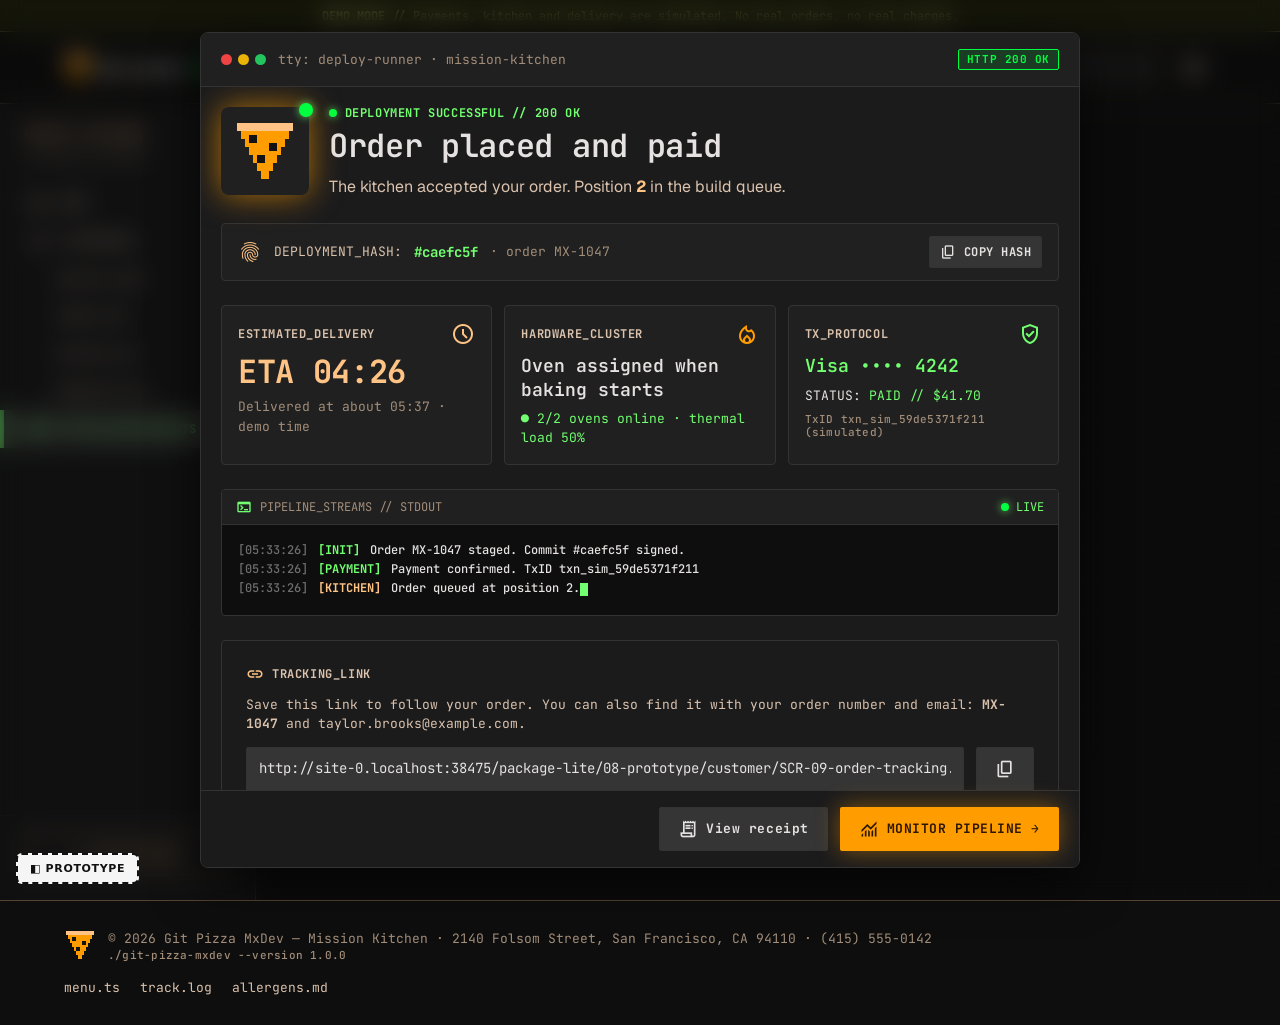
<file: package-lite/08-prototype/customer/SCR-08-order-confirmation.html>
<!doctype html>
<html lang="en">
<head>
<meta charset="utf-8">
<meta name="viewport" content="width=device-width, initial-scale=1">
<link rel="icon" href="../../assets/brand/favicon.svg" type="image/svg+xml">
<link rel="icon" href="../../assets/brand/favicon-32.png" sizes="32x32" type="image/png">
<link rel="apple-touch-icon" href="../../assets/brand/apple-touch-icon.png">
<title>Order confirmed — Git Pizza MxDev</title>
<link href="https://fonts.googleapis.com/css2?family=JetBrains+Mono:wght@400;500;600;700&family=Geist:wght@400;600&display=swap" rel="stylesheet">
<link href="https://fonts.googleapis.com/css2?family=Material+Symbols+Outlined:opsz,wght,FILL,GRAD@24,400,0,0" rel="stylesheet">
<link rel="stylesheet" href="_shared/proto.css">
<style>
  .ok-icon { width: 88px; height: 88px; border-radius: var(--r-lg); background: var(--surface-container); display: flex; align-items: center; justify-content: center; color: var(--success-text); font-size: 34px; font-weight: 700; flex-shrink: 0; box-shadow: var(--glow-l); position: relative; }
  .ok-icon img { width: 64px; height: 64px; }
  .ok-icon::after { content: ''; position: absolute; top: -4px; right: -4px; width: 14px; height: 14px; border-radius: 9999px; background: var(--success); box-shadow: 0 0 8px rgba(114,255,112,0.8); }
  .tiles { display: grid; grid-template-columns: repeat(3, 1fr); gap: 12px; }
  .tile { background: var(--surface-container); border: 1px solid var(--border); border-radius: var(--r-md); padding: 16px; display: grid; gap: 8px; align-content: start; }
  .hashbox { display: flex; align-items: center; gap: 12px; background: var(--surface-container); border: 1px solid var(--border); border-radius: var(--r-md); padding: 12px 16px; flex-wrap: wrap; }
  @media (max-width: 767px) { .tiles { grid-template-columns: 1fr; } .ok-icon { width: 64px; height: 64px; font-size: 24px; } .ok-icon img { width: 48px; height: 48px; } }
</style>
</head>
<body class="grid-bg" data-screen="SCR-08" data-nav="track">
<main id="main"><div class="page" aria-hidden="true" style="opacity:.3"><h1 class="t-display c-primary">checkout_config.json</h1></div></main>
<script src="_shared/proto.js"></script>
<script>
(function () {
  var st = GP.state(), E = GP.esc;
  GP.registerStates([['default', 'Delivery (tracking link)'], ['pickup', 'Pickup order']]);
  var mode = GP.currentState();
  var o = GP.findOrder(GP.param('id') || st.lastOrder || 0);
  if ((!o || GP.param('state')) && !GP.param('ok')) {
    // build a demo paid order for the preview
    var a = GP.defaultLine('PZ-05'); a.size = 'LARGE'; a.extras = ['EX-21']; st.cart.lines = [a, GP.defaultLine('DR-01')]; st.cart.coupon = null;
    st.checkout.type = mode === 'pickup' ? 'PICKUP' : 'DELIVERY';
    st.checkout.addr = { line1: '2290 Mission Street', line2: 'Apt 5', city: 'San Francisco', state: 'CA', zip: '94110', notes: '' };
    st.checkout.contact = { name: 'Taylor Brooks', email: 'taylor.brooks@example.com', phone: '(415) 555-0128' };
    o = GP.createOrder(); o.fixed = null; o.paid = true; o.paymentStatus = 'PAID'; o.method = 'CARD'; o.card = 'VISA_4242'; o.txn = 'txn_sim_' + GP.hex(12); o.paidTs = Date.now();
    o.attempts = [{ n: 1, method: 'CARD', card: 'VISA_4242', status: 'SUCCEEDED', txn: o.txn }]; GP.setElapsed(o, 0); GP.saveOrder(o);
    st.cart = { lines: [], coupon: null }; st.pendingOrder = null; st.lastOrder = o.no; GP.save();
    location.href = 'SCR-08-order-confirmation.html?id=MX-' + o.no + '&state=' + mode + '&ok=1'; return;
  }
  var deliv = o.type === 'DELIVERY';
  var qpos = 2; // BR-SIM-16c: queue position at T-02 (TXT-PAY-19); the prototype has no competing traffic
  var link = location.origin + location.pathname.replace('SCR-08-order-confirmation.html', 'SCR-09-order-tracking.html') + '?id=MX-' + o.no + '&t=' + (o.token || '').slice(0, 16);
  var scrim = GP.h('<div class="scrim" style="background:rgba(0,0,0,.4)"></div>');
  var m = GP.h('<div class="modal wide fullscreen-phone" role="dialog" aria-modal="true" aria-labelledby="ok-t"></div>');
  function eta() {
    var ls = GP.liveStatus(o), rem = 0;
    if (ls.segs) { for (var i = ls.idx; i < ls.segs.length; i++) rem += ls.segs[i][1]; rem -= ls.inStatus || 0; }
    return rem;
  }
  function render() {
    var rem = eta(), at = new Date(Date.now() + rem * 1000);
    m.innerHTML = '<div class="modal-head"><span class="dots" aria-hidden="true"><i></i><i></i><i></i></span><span class="t-small c-muted" style="flex:1">tty: deploy-runner · mission-kitchen</span><span class="badge st-deployed">HTTP 200 OK</span></div>' +
      '<div class="modal-body stack-lg"><div class="row" style="gap:20px;flex-wrap:nowrap;align-items:flex-start"><div class="ok-icon" aria-hidden="true"><img src="../../assets/brand/logo-mark.svg" alt=""></div><div><div class="t-label c-green"><span class="live-dot" aria-hidden="true"></span> DEPLOYMENT SUCCESSFUL // 200 OK</div>' +
      '<h1 class="t-h1 mt-8" id="ok-t">Order placed and paid</h1><p class="t-body-long" style="margin:8px 0 0">The kitchen accepted your order. Position <strong class="c-primary">' + qpos + '</strong> in the build queue.</p></div></div>' +
      '<div class="hashbox"><span class="ms c-primary" aria-hidden="true">fingerprint</span><span class="t-small c-secondary">DEPLOYMENT_HASH:</span><span class="c-green" style="font-weight:700" id="hash">#' + o.hash + '</span><span class="t-small c-muted">· order MX-' + o.no + '</span>' +
      '<button class="btn btn-ghost btn-sm" data-copy="#' + o.hash + '" style="margin-left:auto" aria-label="Copy commit hash"><span class="ms sm" aria-hidden="true">content_copy</span>COPY HASH</button></div>' +
      '<div class="tiles"><div class="tile"><div class="between"><span class="t-label c-secondary">' + (deliv ? 'ESTIMATED_DELIVERY' : 'READY_FOR_PICKUP') + '</span><span class="ms c-primary" aria-hidden="true">schedule</span></div><div class="t-price-lg c-primary" aria-live="off">ETA ' + GP.mmss(rem) + '</div><div class="t-small c-muted">' + (deliv ? 'Delivered at about ' : 'Ready at about ') + GP.hhmm(at) + ' · demo time</div></div>' +
      '<div class="tile"><div class="between"><span class="t-label c-secondary">HARDWARE_CLUSTER</span><span class="ms c-orange" aria-hidden="true">local_fire_department</span></div><div class="t-h3">Oven assigned when baking starts</div><div class="t-small c-green">● 2/2 ovens online · thermal load 50%</div></div>' + /* TXT-PAY-24, A-74: no oven name before baking */
      '<div class="tile"><div class="between"><span class="t-label c-secondary">TX_PROTOCOL</span><span class="ms c-green" aria-hidden="true">verified_user</span></div><div class="t-h3 c-green">' + (o.method === 'CARD' ? GP.TEST_CARDS[o.card].label : GP.METHODS[o.method]) + '</div><div class="t-small">STATUS: <span class="c-green">PAID // ' + GP.money(o.t.total) + '</span></div><div class="t-micro c-muted">TxID ' + o.txn + ' (simulated)</div></div></div>' +
      '<div class="term"><div class="term-bar"><span class="ms sm c-green" aria-hidden="true">terminal</span><span>PIPELINE_STREAMS // STDOUT</span><span style="margin-left:auto" class="c-green"><span class="live-dot" aria-hidden="true"></span> LIVE</span></div><div class="term-body">' +
      '<div class="log-line"><span class="ts">[' + GP.hhmmss(new Date(o.placedTs || Date.now())) + ']</span><span class="tag tag-success">[INIT]</span><span>Order MX-' + o.no + ' staged. Commit #' + o.hash + ' signed.</span></div>' +
      '<div class="log-line"><span class="ts">[' + GP.hhmmss(new Date(o.paidTs || Date.now())) + ']</span><span class="tag tag-success">[PAYMENT]</span><span>Payment confirmed. TxID ' + o.txn + '</span></div>' +
      '<div class="log-line"><span class="ts">[' + GP.hhmmss(new Date(o.paidTs || Date.now())) + ']</span><span class="tag tag-orange">[KITCHEN]</span><span>Order queued at position ' + qpos + '.<span class="cursor"></span></span></div></div></div>' +
      ('<div class="panel panel-pad"><div class="section-label"><span class="ms" aria-hidden="true">link</span>TRACKING_LINK</div><p class="t-small c-secondary" style="margin-top:0">Save this link to follow your order. You can also find it with your order number and email: <strong>MX-' + o.no + '</strong> and ' + E(o.contact.email) + '.</p>' +
        '<div class="row" style="flex-wrap:nowrap"><input class="input" readonly value="' + E(link) + '" aria-label="Tracking link"><button class="btn btn-ghost" data-copy="' + E(link) + '" aria-label="Copy tracking link"><span class="ms md">content_copy</span></button></div><p class="t-micro c-muted mt-8" style="margin-bottom:0">We use your email only to let you look up this order. No emails are sent in this demo.</p></div>') +
      '</div><div class="modal-foot"><a class="btn btn-ghost" href="SCR-13-order-detail-and-receipt.html?id=MX-' + o.no + '"><span class="ms md" aria-hidden="true">receipt_long</span>View receipt</a>' +
      '<a class="btn btn-primary" href="SCR-09-order-tracking.html?id=MX-' + o.no + '" aria-label="Track this order"><span class="ms md" aria-hidden="true">monitoring</span>MONITOR PIPELINE →</a></div>';
  }
  m.addEventListener('click', function (e) {
    var b = e.target.closest('[data-copy]'); if (!b) return;
    try { navigator.clipboard.writeText(b.dataset.copy); } catch (x) {}
    GP.toast('Copied to clipboard.', 'info');
  });
  render(); setInterval(function () { var t = m.querySelector('.t-price-lg'); if (t) t.textContent = 'ETA ' + GP.mmss(eta()); }, 1000);
  document.body.appendChild(scrim); document.body.appendChild(m);
})();
</script>
</body>
</html>
</file>
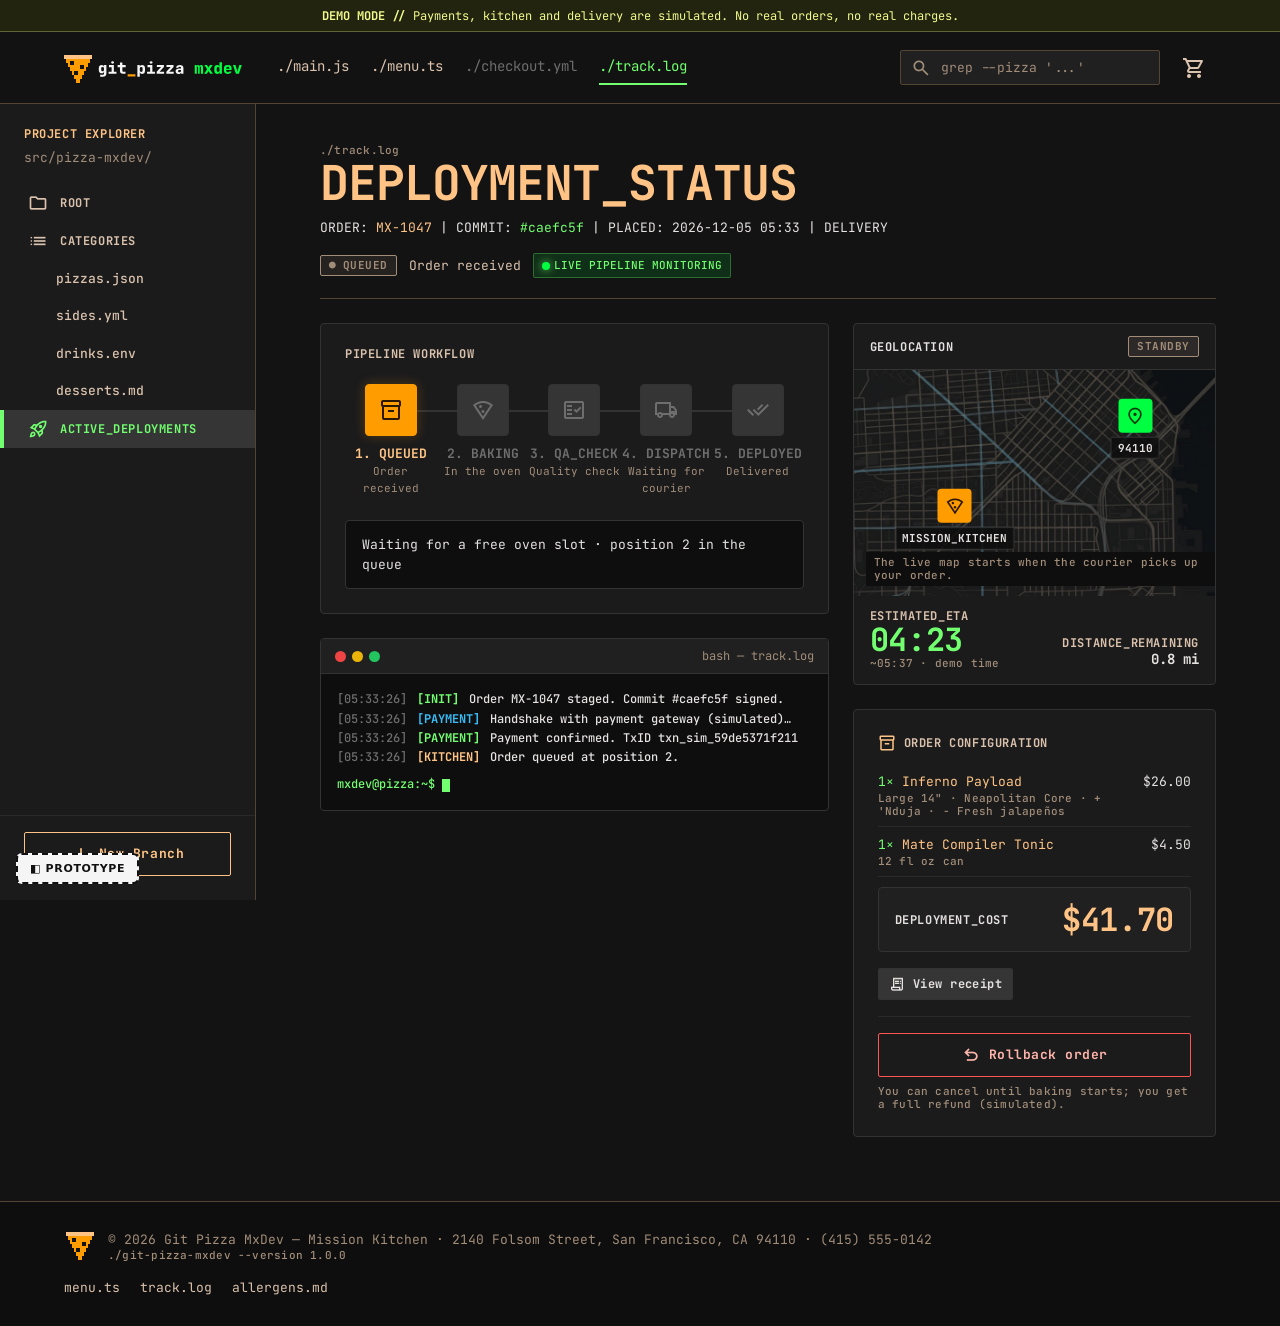
<file: package-lite/08-prototype/customer/SCR-09-order-tracking.html>
<!doctype html>
<html lang="en">
<head>
<meta charset="utf-8">
<meta name="viewport" content="width=device-width, initial-scale=1">
<link rel="icon" href="../../assets/brand/favicon.svg" type="image/svg+xml">
<link rel="icon" href="../../assets/brand/favicon-32.png" sizes="32x32" type="image/png">
<link rel="apple-touch-icon" href="../../assets/brand/apple-touch-icon.png">
<title>Order tracking — Git Pizza MxDev</title>
<link href="https://fonts.googleapis.com/css2?family=JetBrains+Mono:wght@400;500;600;700&family=Geist:wght@400;600&display=swap" rel="stylesheet">
<link href="https://fonts.googleapis.com/css2?family=Material+Symbols+Outlined:opsz,wght,FILL,GRAD@24,400,0,0" rel="stylesheet">
<link rel="stylesheet" href="_shared/proto.css">
<style>
  .trk-head { display: flex; justify-content: space-between; align-items: flex-end; gap: 16px; flex-wrap: wrap; padding-bottom: 20px; border-bottom: 1px solid var(--border-strong); }
  .trk { display: grid; grid-template-columns: minmax(0, 7fr) minmax(0, 5fr); gap: 24px; margin-top: 24px; align-items: start; }
  .stage-detail { display: flex; align-items: center; gap: 16px; background: var(--surface-lowest); border: 1px solid var(--border); border-radius: var(--r-md); padding: 14px 16px; margin-top: 24px; }
  .stage-detail .progress { flex: 1; }
  .logbox { max-height: 320px; overflow-y: auto; }
  .eta-row { display: flex; justify-content: space-between; align-items: flex-end; gap: 12px; padding: 14px 16px; flex-wrap: wrap; }
  .courier { display: flex; gap: 12px; align-items: center; padding: 12px 16px; border-top: 1px solid var(--border); }
  .courier .av { width: 44px; height: 44px; border-radius: var(--r-md); background: var(--primary); color: var(--primary-on); display: flex; align-items: center; justify-content: center; flex-shrink: 0; }
  .ord-line { display: flex; justify-content: space-between; gap: 12px; padding: 8px 0; border-bottom: 1px solid var(--border-subtle); font-size: 13px; }
  @media (max-width: 1023px) { .trk { grid-template-columns: 1fr; } }
</style>
</head>
<body data-screen="SCR-09" data-nav="track">
<main id="main"><div class="page" id="page"></div></main>
<script src="_shared/proto.js"></script>
<script>
(function () {
  var st = GP.state(), E = GP.esc;
  var STATES = [['live', 'Live (current)'], ['PAYMENT_PENDING', 'STAGED'], ['PAYMENT_FAILED', 'PAYMENT_FAILED'], ['QUEUED', 'QUEUED (rollback allowed)'], ['BAKING', 'BAKING (rollback rejected)'], ['QA_CHECK', 'QA_CHECK'],
    ['READY_FOR_DISPATCH', 'DISPATCH_READY'], ['OUT_FOR_DELIVERY', 'IN_TRANSIT'], ['DELIVERED', 'DEPLOYED'], ['READY_FOR_PICKUP', 'READY_TO_PULL (pickup)'], ['PICKED_UP', 'PULLED (pickup)'],
    ['CANCELLED', 'ROLLED_BACK (by customer)'], ['invalid', 'Invalid / expired link']];
  GP.registerStates(STATES);
  var mode = GP.currentState(), page = document.getElementById('page');
  var o = GP.param('id') ? GP.findOrder(GP.param('id')) : null;

  // ---- prototype state presets: build a demo order and jump to the requested status
  if (GP.param('state') && mode !== 'live' && mode !== 'invalid' && !GP.param('ok')) {
    var pickup = mode === 'READY_FOR_PICKUP' || mode === 'PICKED_UP';
    var a = GP.defaultLine('PZ-05'); a.size = 'LARGE'; a.extras = ['EX-21'];
    st.cart.lines = [a, GP.defaultLine('DR-01')]; st.cart.coupon = null;
    st.checkout.type = pickup ? 'PICKUP' : 'DELIVERY';
    st.checkout.addr = { line1: '500 Howard Street', line2: 'Floor 4, Suite 410', city: 'San Francisco', state: 'CA', zip: '94105', notes: 'Ring the call box #410.' };
    st.checkout.contact = { name: 'Taylor Brooks', email: 'taylor.brooks@example.com', phone: '(415) 555-0128' };
    var n = GP.createOrder(); n.method = 'CARD'; n.card = 'VISA_4242'; st.cart = { lines: [], coupon: null }; st.pendingOrder = null;
    if (mode === 'PAYMENT_PENDING') { n.attempts = [{ n: 1, method: 'CARD', card: 'VISA_4242', status: 'PROCESSING' }]; }
    else if (mode === 'PAYMENT_FAILED') { n.fixed = 'PAYMENT_FAILED'; n.card = 'VISA_0002'; n.attempts = [{ n: 1, method: 'CARD', card: 'VISA_0002', status: 'FAILED', code: 'DECLINED' }]; }
    else {
      n.fixed = null; n.paid = true; n.paymentStatus = 'PAID'; n.txn = 'txn_sim_' + GP.hex(12); n.paidTs = Date.now() - 5000;
      n.attempts = [{ n: 1, method: 'CARD', card: 'VISA_4242', status: 'SUCCEEDED', txn: n.txn }];
      var target = mode === 'CANCELLED' ? 'QUEUED' : mode;
      var segs = GP.segments(n), acc = 0;
      for (var i = 0; i < segs.length; i++) { if (segs[i][0] === target) break; acc += segs[i][1]; }
      var off = { QUEUED: 4, BAKING: 40, QA_CHECK: 8, READY_FOR_DISPATCH: 12, OUT_FOR_DELIVERY: 60, READY_FOR_PICKUP: 10 }[target] || 0;
      GP.setElapsed(n, acc + off);
      if (mode === 'CANCELLED') { n.fixed = 'CANCELLED'; n.frozenAt = 'QUEUED'; n.cancelledBy = 'GUEST'; n.cancelReason = 'Cancelled by customer'; n.paymentStatus = 'REFUNDED'; n.refundId = 'rfd_sim_' + GP.hex(12); }
    }
    GP.saveOrder(n); GP.save();
    location.href = 'SCR-09-order-tracking.html?id=MX-' + n.no + '&state=' + mode + '&ok=1'; return;
  }
  if (!o && mode !== 'invalid' && !GP.param('id')) { o = GP.activeOrder() || GP.lastOrder(); }
  if (!o || mode === 'invalid') {
    page.innerHTML = '<div class="panel panel-pad" style="max-width:640px;margin:40px auto"><h1 class="t-h2 c-error">ERROR 404 // DEPLOYMENT_NOT_FOUND</h1>' +
      '<p class="t-body-long mt-8">This tracking link is invalid, or the order no longer exists (the demo may have been reset).</p>' +
      '<pre class="code"><span class="c-muted">$</span> git log --grep=<span class="s">"' + E(GP.param('id') || 'MX-????') + '"</span>\n<span class="c-error">fatal: bad revision</span></pre>' +
      '<div class="row mt-16"><a class="btn btn-primary" href="SCR-10-track-order-lookup.html" aria-label="Find my order">git log --grep</a><a class="btn btn-ghost" href="SCR-01-home.html">RETURN_TO_MAIN</a></div></div>';
    return;
  }
  var deliv = o.type === 'DELIVERY';
  var COURIER = { name: 'Marek Nowak', handle: 'Marek // Moto-v3', vehicle: 'Scooter', plate: '8MXD992', icon: 'moped' };
  var zone = deliv && o.addr ? GP.ZONES[o.addr.zip] : null, dist = o.distance || (zone ? zone[1] : 2.8);
  var STORE_XY = [28, 66], DEST_XY = [78, 26], PARK_XY = [62, 82];

  function stageIndex(s) { return { QUEUED: 0, BAKING: 1, QA_CHECK: 2, READY_FOR_DISPATCH: 3, OUT_FOR_DELIVERY: 3, READY_FOR_PICKUP: 3, DELIVERED: 4, PICKED_UP: 4 }[s]; }
  function events(ls) {
    // customer-visible log lines (order-lifecycle section 4)
    var ev = [], el = ls.el == null ? null : ls.el, now = Date.now(), speed = st.speed || 1;
    function at(e) { return new Date(now - Math.max(0, (el - e)) * 1000 / speed); }
    var t0 = new Date(o.placedTs || now - (el || 0) * 1000 - 5000);
    ev.push([t0, 'INIT', 'tag-success', 'Order MX-' + o.no + ' staged. Commit #' + o.hash + ' signed.']);
    ev.push([t0, 'PAYMENT', 'tag-info', 'Handshake with payment gateway (simulated)…']);
    (o.attempts || []).forEach(function (a) { if (a.status === 'FAILED') ev.push([t0, 'PAYMENT', 'tag-error', 'ERROR 402: ' + GP.FAILURES[a.code] + '. Attempt ' + a.n + ' of 3.']); });
    if (!o.paid && !o.history) {
      if (o.fixed === 'CANCELLED') ev.push([new Date(), 'ROLLBACK', 'tag-error', o.cancelReason === 'Payment failed 3 times' ? 'Order rolled back: payment failed 3 times.' : 'Order rolled back by customer before payment.']);
      return ev;
    }
    var segs = GP.segments(o), starts = {}, acc = 0; segs.forEach(function (s) { starts[s[0]] = acc; acc += s[1]; });
    var cap = el == null ? 1e9 : el;
    if (o.fixed === 'CANCELLED' && o.frozenAt) cap = starts[o.frozenAt] + 3;
    function add(e, tag, cls, msg) { if (e <= cap) ev.push([at(e), tag, cls, msg]); }
    add(0, 'PAYMENT', 'tag-success', 'Payment confirmed. TxID ' + (o.txn || 'txn_sim_…'));
    add(0, 'KITCHEN', 'tag-orange', 'Order queued at position 2.');
    add(starts.BAKING, 'KITCHEN', 'tag-orange', 'Dough stretched, toppings injected.');
    add(starts.BAKING, 'OVEN', 'tag-orange', 'Entered OVEN_01 at 850°F. Bake timer 01:30.');
    add(starts.QA_CHECK, 'OVEN', 'tag-orange', 'Pulled from OVEN_01 after 01:30.');
    add(starts.QA_CHECK, 'QA', 'tag-qa', 'Quality check started.');
    var slices = o.lines.reduce(function (s, l) { var p = GP.BY_CODE[l.p]; return s + (p.kind === 'PIZZA' ? l.qty * (p.slices || GP.SIZES[l.size].slices) : 0); }, 0);
    if (deliv) {
      add(starts.READY_FOR_DISPATCH, 'QA', 'tag-qa', 'Passed: ' + slices + ' slices, dips added, box sealed.');
      add(starts.READY_FOR_DISPATCH, 'ROUTER', 'tag-info', 'Waiting for courier…');
      add(starts.READY_FOR_DISPATCH + 1, 'ROUTER', 'tag-info', 'Courier ' + COURIER.handle + ' assigned, arriving at the kitchen in 00:30.');
      add(starts.OUT_FOR_DELIVERY, 'ROUTER', 'tag-info', 'Handed over to ' + COURIER.handle + '.');
      add(starts.OUT_FOR_DELIVERY, 'COURIER', 'tag-info', 'On the way. Distance ' + dist.toFixed(1) + ' mi.');
      add(starts.DELIVERED, 'DEPLOY', 'tag-success', 'Delivered. Enjoy your build!');
    } else {
      add(starts.READY_FOR_PICKUP, 'QA', 'tag-qa', 'Passed: box sealed.');
      add(starts.READY_FOR_PICKUP, 'DEPLOY', 'tag-success', 'Ready for pickup at the counter.');
      add(starts.PICKED_UP, 'DEPLOY', 'tag-success', 'Picked up. Enjoy your build!');
    }
    if (o.fixed === 'CANCELLED') ev.push([new Date(), 'ROLLBACK', 'tag-error', 'Order rolled back by customer. Refund issued.']);
    return ev;
  }
  function render() {
    var ls = GP.liveStatus(o), s = ls.status, meta = GP.STATUS[s];
    var rem = 0; if (ls.segs) { for (var i = ls.idx; i < ls.segs.length; i++) rem += ls.segs[i][1]; rem -= ls.inStatus || 0; }
    var readyRem = 0; if (ls.segs) { for (var j = ls.idx; j < ls.segs.length && ['QUEUED', 'BAKING', 'QA_CHECK'].indexOf(ls.segs[j][0]) >= 0; j++) readyRem += ls.segs[j][1]; if (['QUEUED', 'BAKING', 'QA_CHECK'].indexOf(s) >= 0) readyRem -= ls.inStatus || 0; }
    var frozen = s === 'CANCELLED' ? o.frozenAt : null;
    var cur = s === 'CANCELLED' ? (frozen ? stageIndex(frozen) : -1) : stageIndex(s);
    if (s === 'PAYMENT_PENDING' || s === 'PAYMENT_FAILED') cur = -1;
    var labels = deliv ? [['QUEUED', 'Order received'], ['BAKING', 'In the oven'], ['QA_CHECK', 'Quality check'], ['DISPATCH', s === 'OUT_FOR_DELIVERY' ? 'Courier on the way' : 'Waiting for courier'], ['DEPLOYED', 'Delivered']]
                       : [['QUEUED', 'Order received'], ['BAKING', 'In the oven'], ['QA_CHECK', 'Quality check'], ['READY_TO_PULL', 'Ready for pickup'], ['PULLED', 'Picked up']];
    var icons = ['inventory_2', 'local_pizza', 'fact_check', deliv ? 'local_shipping' : 'storefront', 'done_all']; /* SCR-09 E-05 */
    var finalDone = s === 'DELIVERED' || s === 'PICKED_UP';
    var stepper = '<div class="pipeline" role="list" aria-label="Order pipeline">' + labels.map(function (l, k) {
      var cls = finalDone ? 'done' : k < cur ? 'done' : k === cur ? 'current' + (s === 'CANCELLED' ? ' failed' : '') : '';
      return '<div class="pipe-step ' + cls + '" role="listitem" aria-current="' + (k === cur && !finalDone ? 'step' : 'false') + '"><span class="node"><span class="ms" aria-hidden="true">' + (cls.indexOf('done') === 0 ? 'check' : icons[k]) + '</span></span><div><div class="lbl">' + (k + 1) + '. ' + l[0] + '</div><div class="sub">' + l[1] + (k === cur && s === 'CANCELLED' ? ' · rolled back' : '') + '</div></div></div>';
    }).join('') + '<i class="fill" style="width:' + (finalDone ? 80 : Math.max(0, cur) * 20) + '%"></i></div>';
    // stage detail
    var detail = '';
    if (s === 'BAKING') { var pct = Math.min(100, Math.floor(100 * ls.inStatus / ls.dur)); /* BR-SIM-16b */ detail = '<span class="t-small">' + (pct >= 100 ? 'Coming out of the oven' : 'Baking in OVEN_01::CORE · ' + pct + '%') + '</span><div class="progress orange" role="progressbar" aria-valuenow="' + pct + '" aria-valuemin="0" aria-valuemax="100" aria-label="Bake progress"><i style="width:' + pct + '%"></i></div>'; }
    else if (s === 'QUEUED') detail = '<span class="t-small">Waiting for a free oven slot · position ' + (GP.queuePos(o) || 1) + ' in the queue</span>'; /* TXT-TRK-08, BR-SIM-16c */
    else if (s === 'QA_CHECK') detail = '<span class="t-small">Slicing, adding dips and sealing the box…</span>';
    else if (s === 'READY_FOR_DISPATCH') detail = '<span class="t-small">Packed on the dispatch shelf. ' + COURIER.handle + ' is arriving at the kitchen (' + GP.mmss(ls.dur - ls.inStatus) + ').</span>';
    else if (s === 'OUT_FOR_DELIVERY') { var rp = Math.round(ls.inStatus / ls.dur * 100); detail = '<span class="t-small">' + COURIER.handle + ' is on the way</span><div class="progress" role="progressbar" aria-valuenow="' + rp + '" aria-valuemin="0" aria-valuemax="100" aria-label="Route progress"><i style="width:' + rp + '%;background:var(--info)"></i></div><span class="c-info" style="font-weight:700">' + rp + '%</span>'; }
    else if (s === 'READY_FOR_PICKUP') detail = '<span class="t-small c-info">Ready at the counter — ' + E(GP.STORE.address) + '. Show order number MX-' + o.no + '.</span>';
    else if (finalDone) detail = '<span class="t-small c-green">' + (s === 'DELIVERED' ? 'Delivered' : 'Picked up') + '. Enjoy your build!</span>';
    // banners
    var banner = '';
    if (s === 'PAYMENT_PENDING') banner = '<div class="notice warn mt-16" role="status"><span class="ms" aria-hidden="true">hourglass_top</span><div><strong>STAGED — Processing payment…</strong> The pipeline starts as soon as the simulated payment is confirmed.</div></div>';
    if (s === 'PAYMENT_FAILED') banner = '<div class="notice error mt-16" role="alert"><span class="ms" aria-hidden="true">credit_card_off</span><div style="flex:1"><strong>PAYMENT_FAILED.</strong> ' + GP.FAILURES[(o.attempts[o.attempts.length - 1] || {}).code || 'DECLINED'] + ' (attempt ' + o.attempts.length + ' of 3). Retry with another method or cancel the order. Unpaid orders are rolled back after 10 minutes.<div class="row mt-8"><a class="btn btn-primary btn-sm" href="SCR-07-payment-sheet.html" onclick="GP.state().pendingOrder=' + o.no + ';GP.save()">Retry payment</a></div></div></div>';
    if (s === 'CANCELLED') {
      var who = (o.cancelReason || '').indexOf('Payment') === 0 || !o.paid ? 'Payment was not completed.' : 'You cancelled it.';
      var refund = o.paymentStatus === 'REFUNDED' ? ' Refund of ' + GP.money(o.t.total) + ' issued to ' + (o.method === 'CARD' && o.card ? GP.TEST_CARDS[o.card].label : GP.METHODS[o.method || 'CARD']) + ' (simulated).' : '';
      banner = '<div class="notice error mt-16" role="status"><span class="ms" aria-hidden="true">undo</span><div><strong>ROLLED_BACK — This order was rolled back.</strong> ' + who + refund + '</div></div>';
    }
    // rollback control (BR-ORD-08)
    var canRb = s === 'QUEUED' || s === 'PAYMENT_FAILED';
    var rejMsg = { BAKING: 'your order is already in the oven.', QA_CHECK: 'your order is already in the oven.', READY_FOR_DISPATCH: 'your order is already packed.', READY_FOR_PICKUP: 'your order is already packed.', OUT_FOR_DELIVERY: 'your order is already on its way.' }[s];
    var rb = canRb ? '<button class="btn btn-danger btn-block" id="rollback" aria-label="Cancel order"><span class="ms md" aria-hidden="true">undo</span>Rollback order</button><p class="t-micro c-muted mt-8" style="margin-bottom:0">You can cancel until baking starts' + (s === 'QUEUED' ? '; you get a full refund (simulated).' : '.') + '</p>'
      : rejMsg ? '<button class="btn btn-danger btn-block" disabled aria-disabled="true" aria-describedby="rb-msg">Rollback order</button><p class="t-small c-error mt-8" id="rb-msg" style="margin-bottom:0">ROLLBACK REJECTED — ' + rejMsg + '</p>' : '';
    // map / pickup
    var right = '';
    if (deliv) {
      var cx = PARK_XY, show = false, distRem = dist;
      // BR-TRK-09: the courier marker appears only from OUT_FOR_DELIVERY; before that the helper TXT-TRK-28
      if (s === 'OUT_FOR_DELIVERY') { var g = ls.inStatus / ls.dur; cx = [STORE_XY[0] + (DEST_XY[0] - STORE_XY[0]) * g, STORE_XY[1] + (DEST_XY[1] - STORE_XY[1]) * g]; show = true; distRem = dist * (1 - g); }
      if (s === 'DELIVERED') { cx = DEST_XY; show = true; distRem = 0; }
      var live = s === 'OUT_FOR_DELIVERY' || s === 'READY_FOR_DISPATCH';
      right += '<section class="panel" aria-label="Simulated map"><div class="between" style="padding:12px 16px;border-bottom:1px solid var(--border)"><span class="t-label">GEOLOCATION</span>' + (live ? '<span class="badge st-deployed"><span class="live-dot" aria-hidden="true"></span>LIVE</span>' : '<span class="badge st-queued">' + (finalDone ? 'ARRIVED' : 'STANDBY') + '</span>') + '</div>' +
        '<div class="map-well" style="border-radius:0">' + '<img class="map-base" src="' + GP.ASSETS + 'illustrations/map-sf-dark.jpg" alt="">' +
        '<div class="map-pin store" style="left:' + STORE_XY[0] + '%;top:' + STORE_XY[1] + '%"><span class="mk"><span class="ms md" aria-hidden="true">local_pizza</span></span><span class="nm">MISSION_KITCHEN</span></div>' +
        '<div class="map-pin dest" style="left:' + DEST_XY[0] + '%;top:' + DEST_XY[1] + '%"><span class="mk"><span class="ms md" aria-hidden="true">location_on</span></span><span class="nm">' + E(o.addr ? o.addr.zip : '') + '</span></div>' +
        (!show && !finalDone && s !== 'CANCELLED' ? '<div class="t-micro c-muted" style="position:absolute;left:12px;bottom:10px;background:var(--surface-lowest);padding:4px 8px">The live map starts when the courier picks up your order.</div>' : '') +
        (show ? '<div class="map-pin courier" style="left:' + cx[0] + '%;top:' + cx[1] + '%"><span class="mk"><span class="ms md" aria-hidden="true">' + COURIER.icon + '</span></span><span class="nm">' + COURIER.handle + '</span></div>' : '') + '</div>' +
        '<div class="eta-row"><div><div class="t-label c-secondary">ESTIMATED_ETA</div><div class="t-price-lg c-green">' + (finalDone ? 'DEPLOYED' : s === 'CANCELLED' || s.indexOf('PAYMENT') === 0 ? '--:--' : GP.mmss(rem)) + '</div>' + (!finalDone && s !== 'CANCELLED' && s.indexOf('PAYMENT') !== 0 ? '<div class="t-micro c-muted">~' + GP.hhmm(new Date(Date.now() + rem * 1000)) + ' · demo time</div>' : '') + '</div>' +
        '<div style="text-align:right"><div class="t-label c-secondary">DISTANCE_REMAINING</div><div style="font-weight:700">' + distRem.toFixed(1) + ' mi</div></div></div>' +
        (s === 'READY_FOR_DISPATCH' || s === 'OUT_FOR_DELIVERY' || s === 'DELIVERED' ? '<div class="courier"><span class="av"><span class="ms" aria-hidden="true">' + COURIER.icon + '</span></span><div><div style="font-weight:700">' + COURIER.handle + '</div><div class="t-small c-muted">' + COURIER.name + ' · ' + COURIER.vehicle + ' · ' + COURIER.plate + '</div></div></div>' : '') + '</section>';
    } else {
      right += '<section class="panel panel-pad"><div class="section-label"><span class="ms" aria-hidden="true">storefront</span>PICKUP // MISSION_KITCHEN</div><div style="font-weight:700">' + E(GP.STORE.name) + '</div><div class="t-small c-secondary">' + E(GP.STORE.address) + ' · ' + GP.STORE.phone + '</div>' +
        '<div class="mt-16"><div class="t-label c-secondary">' + (s === 'READY_FOR_PICKUP' ? 'READY_NOW' : finalDone ? 'PULLED' : 'READY_FOR_PICKUP_AT') + '</div><div class="t-price-lg c-green">' + (s === 'READY_FOR_PICKUP' ? 'at the counter' : finalDone ? 'done' : s === 'CANCELLED' || s.indexOf('PAYMENT') === 0 ? '--:--' : GP.hhmm(new Date(Date.now() + readyRem * 1000)) + ' (' + GP.mmss(readyRem) + ')') + '</div></div></section>';
    }
    var t = o.t;
    right += '<section class="panel panel-pad"><div class="section-label"><span class="ms" aria-hidden="true">inventory_2</span>ORDER CONFIGURATION</div>' + o.lines.map(function (l) { var p = GP.BY_CODE[l.p];
      return '<div class="ord-line"><div><span class="c-green">' + l.qty + '×</span> <span class="c-primary">' + E(p.name) + '</span><div class="t-micro c-muted">' + E(GP.lineMods(l).join(' · ')) + '</div></div><span>' + GP.money(GP.unitPrice(l) * l.qty) + '</span></div>'; }).join('') +
      '<div class="sum-total"><span class="t-label">DEPLOYMENT_COST</span><span class="t-price-lg c-primary">' + GP.money(t.total) + '</span></div>' +
      '<div class="row mt-16"><a class="btn btn-ghost btn-sm" href="SCR-13-order-detail-and-receipt.html?id=MX-' + o.no + '"><span class="ms sm" aria-hidden="true">receipt_long</span>View receipt</a></div>' +
      (rb ? '<hr class="div">' + rb : '') + '</section>';
    var lb = page.querySelector('.logbox'), atBottom = !lb || lb.scrollTop + lb.clientHeight >= lb.scrollHeight - 8, keep = lb ? lb.scrollTop : 0;
    setTimeout(function () { var nb = page.querySelector('.logbox'); if (nb) nb.scrollTop = atBottom ? nb.scrollHeight : keep; }, 0);
    var ev = events(ls);
    var log = ev.map(function (e) { return '<div class="log-line"><span class="ts">[' + GP.hhmmss(e[0]) + ']</span><span class="tag ' + e[2] + '">[' + e[1] + ']</span><span>' + E(e[3]) + '</span></div>'; }).join('') + (FIN(s) ? '' : '<div class="c-green mt-8">mxdev@pizza:~$ <span class="cursor"></span></div>');
    page.innerHTML = '<div class="trk-head"><div><div class="t-micro c-muted">./track.log</div><h1 class="t-display c-primary" style="font-size:clamp(28px,5vw,48px)">DEPLOYMENT_STATUS</h1>' +
      '<div class="t-small mt-8">ORDER: <span class="c-primary">MX-' + o.no + '</span> | COMMIT: <span class="c-green">#' + o.hash + '</span> | PLACED: ' + E(o.placed) + ' | ' + (deliv ? 'DELIVERY' : 'PICKUP') + '</div></div>' +
      '<div class="row">' + GP.statusBadge(s) + '<span class="t-small c-secondary">' + meta.plain + '</span>' + (FIN(s) ? '' : '<span class="chip tag-badge"><span class="live-dot" aria-hidden="true"></span>LIVE PIPELINE MONITORING</span>') + '</div></div>' + banner +
      '<div class="trk"><div class="stack-lg"><section class="panel panel-pad" aria-labelledby="pw-t"><h2 class="t-label c-secondary" id="pw-t" style="margin:0 0 24px">PIPELINE WORKFLOW</h2>' + stepper + (detail ? '<div class="stage-detail" aria-live="polite">' + detail + '</div>' : '') + '</section>' +
      '<section class="term" aria-label="Order log"><div class="term-bar"><span class="dots" aria-hidden="true"><i></i><i></i><i></i></span><span style="margin-left:auto">bash — track.log</span></div><div class="term-body logbox" aria-live="polite">' + log + '</div></section></div>' +
      '<div class="stack-lg">' + right + '</div></div>';
  }
  function FIN(s) { return !!GP.FINAL[s]; }
  page.addEventListener('click', function (e) {
    if (!e.target.closest('#rollback')) return;
    var s = GP.liveStatus(o).status;
    var refund = s === 'QUEUED' ? "Your order hasn't gone into the oven yet. You'll get a full refund of " + GP.money(o.t.total) + ' to ' + (o.method === 'CARD' ? GP.TEST_CARDS[o.card].label : GP.METHODS[o.method]) + ' (simulated).' : 'Nothing was charged.';
    GP.confirmDialog({ title: 'Rollback order MX-' + o.no + '?', body: refund, ok: 'Rollback order', okLabel: 'Cancel order', cancel: 'Keep order', danger: true, icon: 'undo', onOk: function () {
      var now = GP.liveStatus(o).status;
      if (now !== 'QUEUED' && now !== 'PAYMENT_FAILED') { GP.toast('ROLLBACK REJECTED — your order is already in the oven.', 'error'); render(); return; }
      o.fixed = 'CANCELLED'; o.frozenAt = now === 'QUEUED' ? 'QUEUED' : null; o.cancelledBy = 'GUEST';
      o.cancelReason = now === 'QUEUED' ? 'Cancelled by customer' : 'Cancelled by customer before payment';
      if (o.paid) { o.paymentStatus = 'REFUNDED'; o.refundId = 'rfd_sim_' + GP.hex(12); }
      if (o.history) { st.orders.push(o); o.history = false; }
      GP.saveOrder(o); render(); GP.toast('Order MX-' + o.no + ' rolled back.' + (o.paid ? ' Refund issued (simulated).' : ''), 'info');
    } });
  });
  render();
  var tick = setInterval(function () { if (FIN(GP.liveStatus(o).status) && o.fixed) { clearInterval(tick); } render(); }, 1000);
})();
</script>
</body>
</html>
</file>
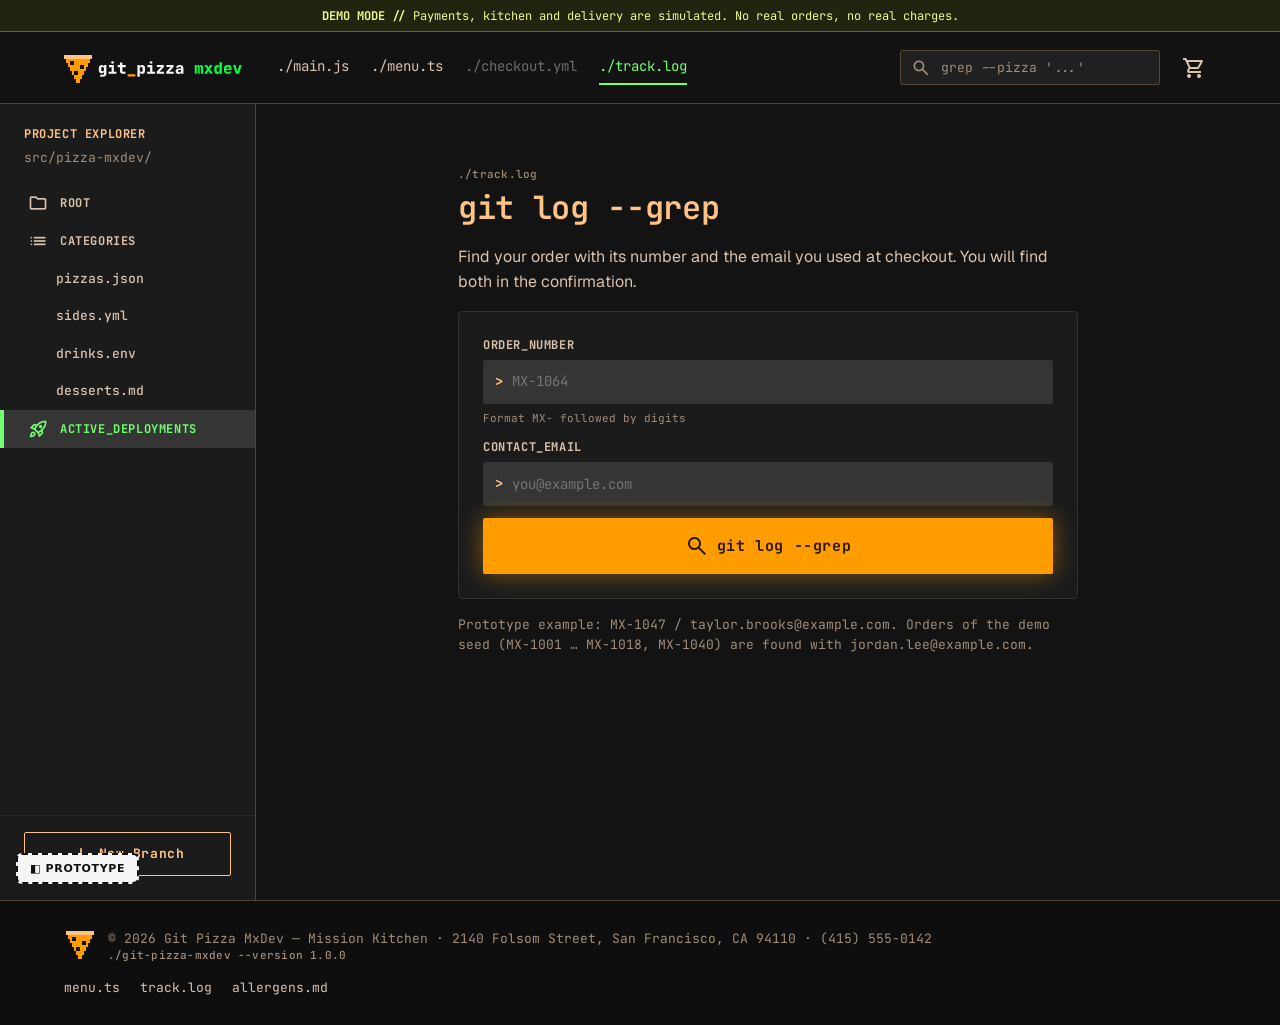
<file: package-lite/08-prototype/customer/SCR-10-track-order-lookup.html>
<!doctype html>
<html lang="en">
<head>
<meta charset="utf-8">
<meta name="viewport" content="width=device-width, initial-scale=1">
<link rel="icon" href="../../assets/brand/favicon.svg" type="image/svg+xml">
<link rel="icon" href="../../assets/brand/favicon-32.png" sizes="32x32" type="image/png">
<link rel="apple-touch-icon" href="../../assets/brand/apple-touch-icon.png">
<title>Track an order — Git Pizza MxDev</title>
<link href="https://fonts.googleapis.com/css2?family=JetBrains+Mono:wght@400;500;600;700&family=Geist:wght@400;600&display=swap" rel="stylesheet">
<link href="https://fonts.googleapis.com/css2?family=Material+Symbols+Outlined:opsz,wght,FILL,GRAD@24,400,0,0" rel="stylesheet">
<link rel="stylesheet" href="_shared/proto.css">
</head>
<body data-screen="SCR-10" data-nav="track">
<main id="main"><div class="page"><div style="max-width:620px;margin:24px auto" id="box"></div></div></main>
<script src="_shared/proto.js"></script>
<script>
(function () {
  var st = GP.state(), E = GP.esc;
  GP.registerStates([['empty', 'Empty form'], ['not-found', 'Not found'], ['found', 'Found → tracking']]);
  var mode = GP.currentState();
  var guestOrders = GP.allOrders();
  var example = guestOrders[0] ? ['MX-' + guestOrders[0].no, guestOrders[0].contact.email] : ['MX-1018', 'jordan.lee@example.com'];
  var val = { no: mode === 'not-found' ? 'MX-1999' : mode === 'found' ? example[0] : '', email: mode === 'not-found' ? 'taylor.brooks@example.com' : mode === 'found' ? example[1] : '' }, err = {}, notFound = mode === 'not-found';
  var box = document.getElementById('box');
  function render() {
    box.innerHTML = '<div class="t-micro c-muted">./track.log</div><h1 class="t-h1 c-primary mt-8">git log --grep</h1><p class="t-body-long">Find your order with its number and the email you used at checkout. You will find both in the confirmation.</p>' +
      (notFound ? '<div class="notice error" role="alert"><span class="ms" aria-hidden="true">search_off</span><div><strong>No order found.</strong> No order matches ' + E(val.no.toUpperCase()) + ' and this email. Check both values and try again.</div></div>' : '') +
      '<form class="panel panel-pad stack mt-16" id="f" novalidate>' +
      '<div class="field' + (err.no ? ' invalid' : '') + '"><label for="no">ORDER_NUMBER</label><div class="prompt-wrap"><input class="input prompt" id="no" value="' + E(val.no) + '" placeholder="MX-1064" aria-required="true"' + (err.no ? ' aria-invalid="true" aria-describedby="e-no"' : '') + '></div>' + (err.no ? '<div class="field-error" id="e-no">' + err.no + '</div>' : '<div class="hint">Format MX- followed by digits</div>') + '</div>' +
      '<div class="field' + (err.email ? ' invalid' : '') + '"><label for="em">CONTACT_EMAIL</label><div class="prompt-wrap"><input class="input prompt" id="em" type="email" value="' + E(val.email) + '" placeholder="you@example.com" aria-required="true"' + (err.email ? ' aria-invalid="true" aria-describedby="e-em"' : '') + '></div>' + (err.email ? '<div class="field-error" id="e-em">' + err.email + '</div>' : '') + '</div>' +
      '<button class="btn btn-primary btn-lg" aria-label="Find order"><span class="ms" aria-hidden="true">search</span>git log --grep</button></form>' +
      '<p class="t-small c-muted mt-16">Prototype example: ' + E(example[0]) + ' / ' + E(example[1]) + '. Orders of the demo seed (MX-1001 … MX-1018, MX-1040) are found with jordan.lee@example.com.</p>';
  }
  box.addEventListener('submit', function (e) {
    e.preventDefault(); val.no = document.getElementById('no').value.trim(); val.email = document.getElementById('em').value.trim(); err = {}; notFound = false;
    if (!val.no) err.no = 'ORDER_NUMBER is required'; else if (!/^MX-?\d+$/i.test(val.no)) err.no = 'ORDER_NUMBER must look like MX-1048.';
    if (!val.email) err.email = 'CONTACT_EMAIL is required'; else if (!/^[^\s@]+@[^\s@]+\.[^\s@]{2,}$/.test(val.email)) err.email = 'CONTACT_EMAIL is not a valid email address';
    if (!err.no && !err.email) {
      var o = GP.findOrder(val.no);
      if (o && o.contact && o.contact.email.toLowerCase() === val.email.toLowerCase()) { location.href = 'SCR-09-order-tracking.html?id=MX-' + o.no; return; }
      notFound = true;
    }
    render();
  });
  render();
})();
</script>
</body>
</html>
</file>
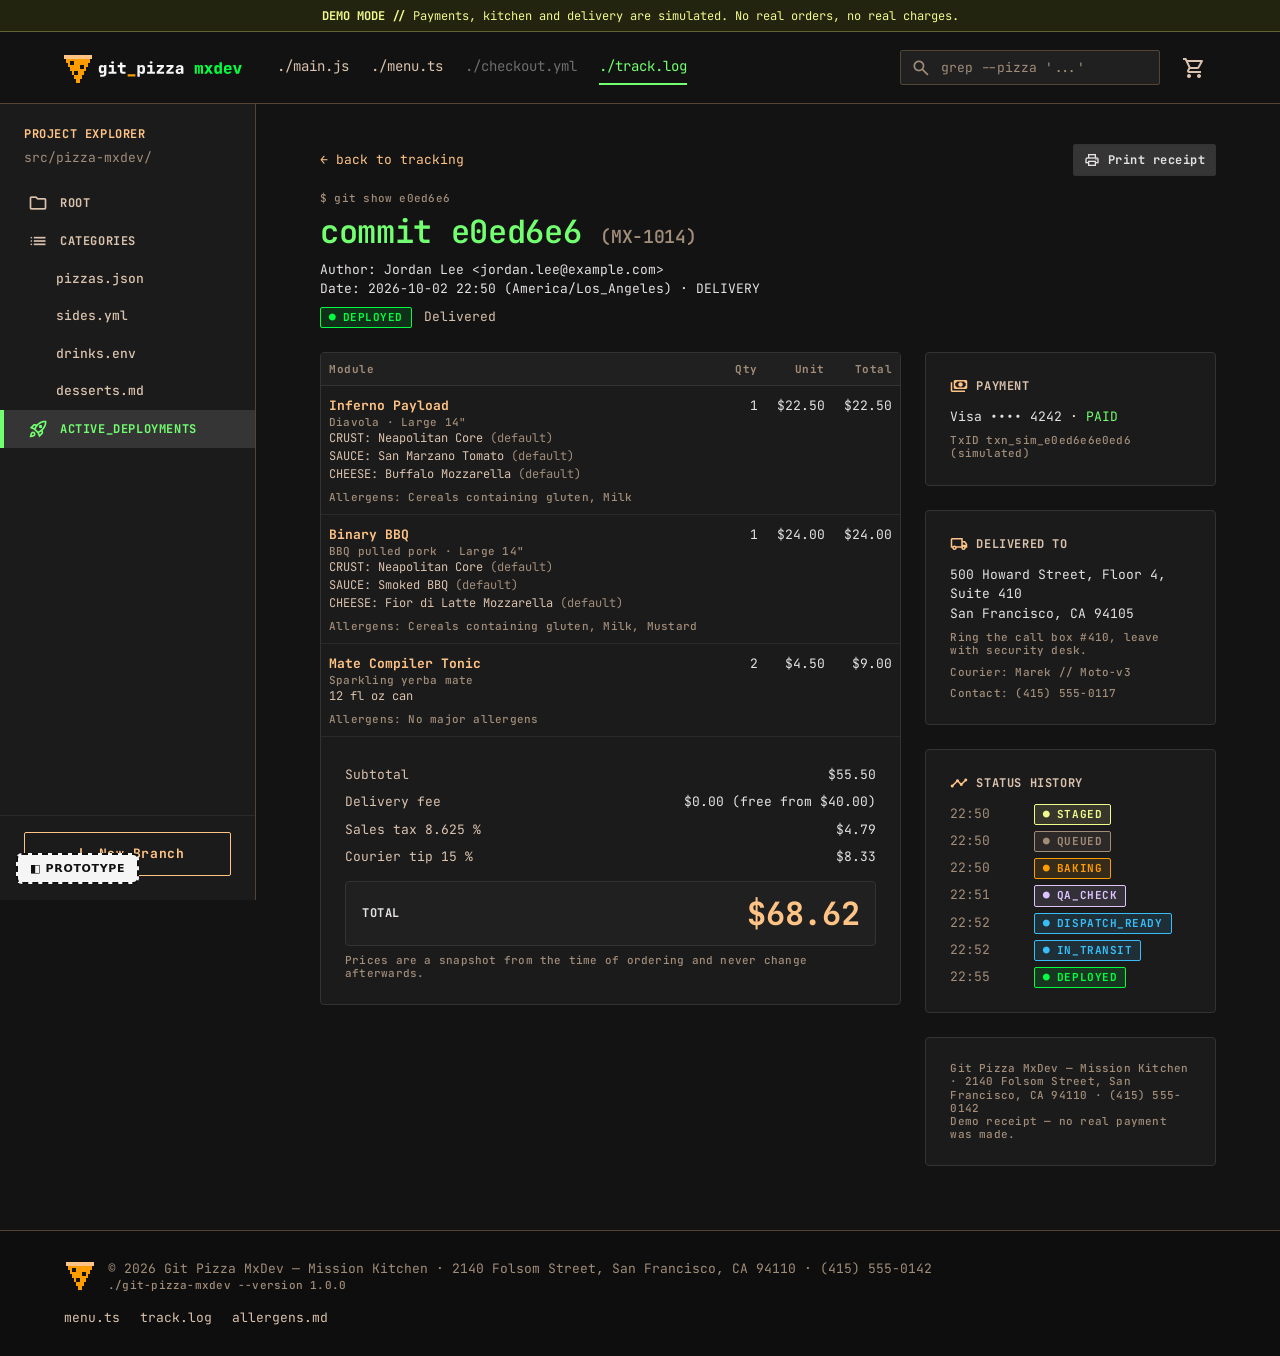
<file: package-lite/08-prototype/customer/SCR-13-order-detail-and-receipt.html>
<!doctype html>
<html lang="en">
<head>
<meta charset="utf-8">
<meta name="viewport" content="width=device-width, initial-scale=1">
<link rel="icon" href="../../assets/brand/favicon.svg" type="image/svg+xml">
<link rel="icon" href="../../assets/brand/favicon-32.png" sizes="32x32" type="image/png">
<link rel="apple-touch-icon" href="../../assets/brand/apple-touch-icon.png">
<title>Order detail — Git Pizza MxDev</title>
<link href="https://fonts.googleapis.com/css2?family=JetBrains+Mono:wght@400;500;600;700&family=Geist:wght@400;600&display=swap" rel="stylesheet">
<link href="https://fonts.googleapis.com/css2?family=Material+Symbols+Outlined:opsz,wght,FILL,GRAD@24,400,0,0" rel="stylesheet">
<link rel="stylesheet" href="_shared/proto.css">
<style>
  .det { display: grid; grid-template-columns: minmax(0, 2fr) minmax(0, 1fr); gap: 24px; margin-top: 24px; align-items: start; }
  table.lines { width: 100%; border-collapse: collapse; font-size: 13px; }
  table.lines th { text-align: left; font-size: 11px; letter-spacing: 0.05em; color: var(--text-muted); font-weight: 700; padding: 8px; border-bottom: 1px solid var(--border); background: var(--surface-container); }
  table.lines td { padding: 10px 8px; border-bottom: 1px solid var(--border-subtle); vertical-align: top; }
  table.lines .num { text-align: right; white-space: nowrap; }
  .mod { font-size: 12px; color: var(--text-secondary); } .mod.add { color: var(--success-text); } .mod.rem { color: var(--error-text); }
  .hist { display: grid; gap: 6px; font-size: 13px; }
  .hist div { display: flex; gap: 12px; } .hist .ts { color: var(--text-muted); width: 72px; flex-shrink: 0; }
  .tablewrap { overflow-x: auto; }
  @media (max-width: 1023px) { .det { grid-template-columns: 1fr; } }
</style>
</head>
<body data-screen="SCR-13" data-nav="track">
<main id="main"><div class="page print-area" id="page"></div></main>
<script src="_shared/proto.js"></script>
<script>
(function () {
  var st = GP.state(), E = GP.esc;
  GP.registerStates([['completed', 'Completed (MX-1014)'], ['cancelled', 'Cancelled with refund (MX-1009)']]);
  var mode = GP.currentState();
  if (GP.param('state') && !GP.param('ok')) {
    location.href = 'SCR-13-order-detail-and-receipt.html?id=' + ({ completed: 'MX-1014', cancelled: 'MX-1009' }[mode] || 'MX-1014') + '&state=' + mode + '&ok=1'; return;
  }
  var page = document.getElementById('page');
  var o = GP.findOrder(GP.param('id') || 'MX-1014');
  if (!o) { location.replace(GP.PAGES.notFound + '?what=' + encodeURIComponent('/orders/' + (GP.param('id') || '') + '/receipt')); return; }
  var ls = GP.liveStatus(o), s = ls.status;
  var t = o.t, deliv = o.type === 'DELIVERY';
  function mods(l) {
    var p = GP.BY_CODE[l.p]; if (p.kind !== 'PIZZA') return '<div class="mod">' + E(p.serving) + '</div>';
    var out = ['crust', 'sauce', 'cheese'].map(function (g) { var op = GP.OPTIONS[l[g]], def = l[g] === p[g]; return '<div class="mod">' + g.toUpperCase() + ': ' + E(op.name) + (def ? ' <span class="c-muted">(default)</span>' : op.sur ? ' +' + GP.money(op.sur) : '') + '</div>'; });
    (l.extras || []).forEach(function (x) { var op = GP.OPTIONS[x]; out.push('<div class="mod add">ADD: ' + E(op.name) + ' +' + GP.money(GP.EXTRA_PRICE[op.cls][l.size]) + '</div>'); });
    (l.removed || []).forEach(function (r) { out.push('<div class="mod rem">REMOVE: ' + E(GP.INGR[r][0]) + '</div>'); });
    return out.join('');
  }
  // status history (customer view: time + status only)
  function history() {
    var base = new Date(o.placed.replace(' ', 'T') + ':00'), rows = [];
    function add(sec, key) { rows.push([new Date(base.getTime() + sec * 1000), key]); }
    add(0, 'PAYMENT_PENDING');
    if (o.paid || o.history) add(3, 'QUEUED');
    var path = deliv ? [['BAKING', 23], ['QA_CHECK', 113], ['READY_FOR_DISPATCH', 143], ['OUT_FOR_DELIVERY', 178], ['DELIVERED', 178 + 60 + 40 * (o.distance || (o.addr && GP.ZONES[o.addr.zip] ? GP.ZONES[o.addr.zip][1] : 2))]]
                     : [['BAKING', 23], ['QA_CHECK', 113], ['READY_FOR_PICKUP', 143], ['PICKED_UP', 233]];
    if (s === 'CANCELLED') { if (o.frozenAt === 'BAKING') add(23, 'BAKING'); add(o.frozenAt ? 60 : 30, 'CANCELLED'); return rows; }
    var reached = true;
    path.forEach(function (pp) { if (!reached) return; if (o.history && !o.active || GP.FINAL[s]) add(pp[1], pp[0]); else { var segs = GP.segments(o), idx = segs.map(function (x) { return x[0]; }).indexOf(s), pi = segs.map(function (x) { return x[0]; }).indexOf(pp[0]); if (pi <= idx) add(pp[1], pp[0]); else reached = false; } });
    return rows;
  }
  function render() {
    var pay = o.method === 'CARD' && o.card ? GP.TEST_CARDS[o.card].label : GP.METHODS[o.method || 'CARD'];
    var h = '<div class="between no-print"><a class="t-small" href="SCR-09-order-tracking.html?id=MX-' + o.no + '">← back to tracking</a><div class="row"><button class="btn btn-ghost btn-sm" id="print"><span class="ms sm" aria-hidden="true">print</span>Print receipt</button></div></div>';
    h += '<img class="print-only" src="' + GP.ASSETS + 'brand/logo-mono-black.png" alt="Git Pizza MxDev" style="height:40px;width:auto;margin-bottom:16px">';
    h += '<div class="mt-16"><div class="t-micro c-muted">$ git show ' + o.hash + '</div><h1 class="t-h1 mt-8"><span class="c-green">commit ' + o.hash + '</span> <span class="c-muted t-h3">(MX-' + o.no + ')</span></h1>' +
      '<div class="t-small mt-8">Author: ' + E(o.contact.name) + ' &lt;' + E(o.contact.email) + '&gt;<br>Date: ' + E(o.placed) + ' (America/Los_Angeles) · ' + (deliv ? 'DELIVERY' : 'PICKUP') + '</div><div class="row mt-8">' + GP.statusBadge(s) + '<span class="t-small c-secondary">' + GP.STATUS[s].plain + '</span></div></div>';
    if (s === 'CANCELLED') h += '<div class="notice error mt-16"><span class="ms" aria-hidden="true">undo</span><div><strong>This order was rolled back.</strong> ' + (o.paymentStatus === 'REFUNDED' ? 'You cancelled it.' : 'Payment was not completed.') +
      (o.paymentStatus === 'REFUNDED' ? ' Refund of ' + GP.money(t.total) + ' issued to ' + pay + ' (simulated) · ' + E(o.refundId) + '.' : '') + '</div></div>';
    h += '<div class="det"><div class="stack-lg"><section class="panel"><div class="tablewrap"><table class="lines"><caption class="sr-only">Order lines</caption><thead><tr><th scope="col">Module</th><th scope="col" class="num">Qty</th><th scope="col" class="num">Unit</th><th scope="col" class="num">Total</th></tr></thead><tbody>' +
      o.lines.map(function (l) { var p = GP.BY_CODE[l.p], up = GP.unitPrice(l);
        return '<tr><td><div class="c-primary" style="font-weight:700">' + E(p.name) + '</div><div class="t-micro c-muted">' + E(p.real) + (p.kind === 'PIZZA' ? ' · ' + GP.SIZES[l.size].label : '') + '</div>' + mods(l) + '<div class="t-micro c-muted mt-8">Allergens: ' + E(GP.allergenText(GP.lineAllergens(l))) + '</div></td><td class="num">' + l.qty + '</td><td class="num">' + GP.money(up) + '</td><td class="num">' + GP.money(up * l.qty) + '</td></tr>'; }).join('') +
      '</tbody></table></div><div class="panel-pad"><div class="sum-row"><span class="lbl">Subtotal</span><span>' + GP.money(t.subtotal) + '</span></div>' +
      (t.discount ? '<div class="sum-row discount"><span class="lbl">Coupon ' + E(o.coupon) + '</span><span>' + GP.money(-t.discount) + '</span></div>' : '') +
      (deliv ? '<div class="sum-row"><span class="lbl">Delivery fee</span><span>' + GP.money(t.deliveryFee) + (t.feeWaived ? ' (free from $40.00)' : '') + '</span></div>' : '') +
      '<div class="sum-row"><span class="lbl">Sales tax 8.625 %</span><span>' + GP.money(t.tax) + '</span></div>' + (deliv ? '<div class="sum-row"><span class="lbl">Courier tip ' + t.tipPct + ' %</span><span>' + GP.money(t.tip) + '</span></div>' : '') +
      '<div class="sum-total"><span class="t-label">TOTAL</span><span class="t-price-lg c-primary">' + GP.money(t.total) + '</span></div><p class="t-micro c-muted mt-8" style="margin-bottom:0">Prices are a snapshot from the time of ordering and never change afterwards.</p></div></section></div>';
    h += '<div class="stack-lg"><section class="panel panel-pad"><h2 class="section-label"><span class="ms" aria-hidden="true">payments</span>Payment</h2><div class="t-small">' + pay + ' · <span class="' + (o.paymentStatus === 'REFUNDED' ? 'c-warn' : o.paid ? 'c-green' : 'c-error') + '">' + (o.paymentStatus || 'UNPAID') + '</span></div><div class="t-micro c-muted mt-8">TxID ' + E(o.txn || '—') + ' (simulated)</div></section>' +
      '<section class="panel panel-pad"><h2 class="section-label"><span class="ms" aria-hidden="true">' + (deliv ? 'local_shipping' : 'storefront') + '</span>' + (deliv ? 'Delivered to' : 'Pickup') + '</h2>' +
      (deliv && o.addr ? '<div class="t-small">' + E(o.addr.line1) + (o.addr.line2 ? ', ' + E(o.addr.line2) : '') + '<br>' + E(o.addr.city) + ', ' + o.addr.state + ' ' + o.addr.zip + '</div>' + (o.addr.notes ? '<div class="t-micro c-muted mt-8">' + E(o.addr.notes) + '</div>' : '') + (s === 'DELIVERED' ? '<div class="t-micro c-muted mt-8">Courier: Marek // Moto-v3</div>' : '')
        : '<div class="t-small">' + E(GP.STORE.name) + '<br>' + E(GP.STORE.address) + '</div>') + '<div class="t-micro c-muted mt-8">Contact: ' + E(o.contact.phone) + '</div></section>' +
      '<section class="panel panel-pad"><h2 class="section-label"><span class="ms" aria-hidden="true">timeline</span>Status history</h2><div class="hist">' + history().map(function (r) { return '<div><span class="ts">' + GP.hhmm(r[0]) + '</span>' + GP.statusBadge(r[1]) + '</div>'; }).join('') + '</div></section>' +
      '<section class="panel panel-pad t-micro c-muted">' + E(GP.STORE.name) + ' · ' + E(GP.STORE.address) + ' · ' + GP.STORE.phone + '<br>Demo receipt — no real payment was made.</section></div></div>';
    h += '<p class="print-only t-small" style="margin-top:24px">Receipt — demo order. No real payment was taken. Not a tax invoice.</p>'; /* TXT-PRF-37 */
    page.innerHTML = h;
  }
  page.addEventListener('click', function (e) {
    if (e.target.closest('#print')) window.print();
  });
  render();
})();
</script>
</body>
</html>
</file>
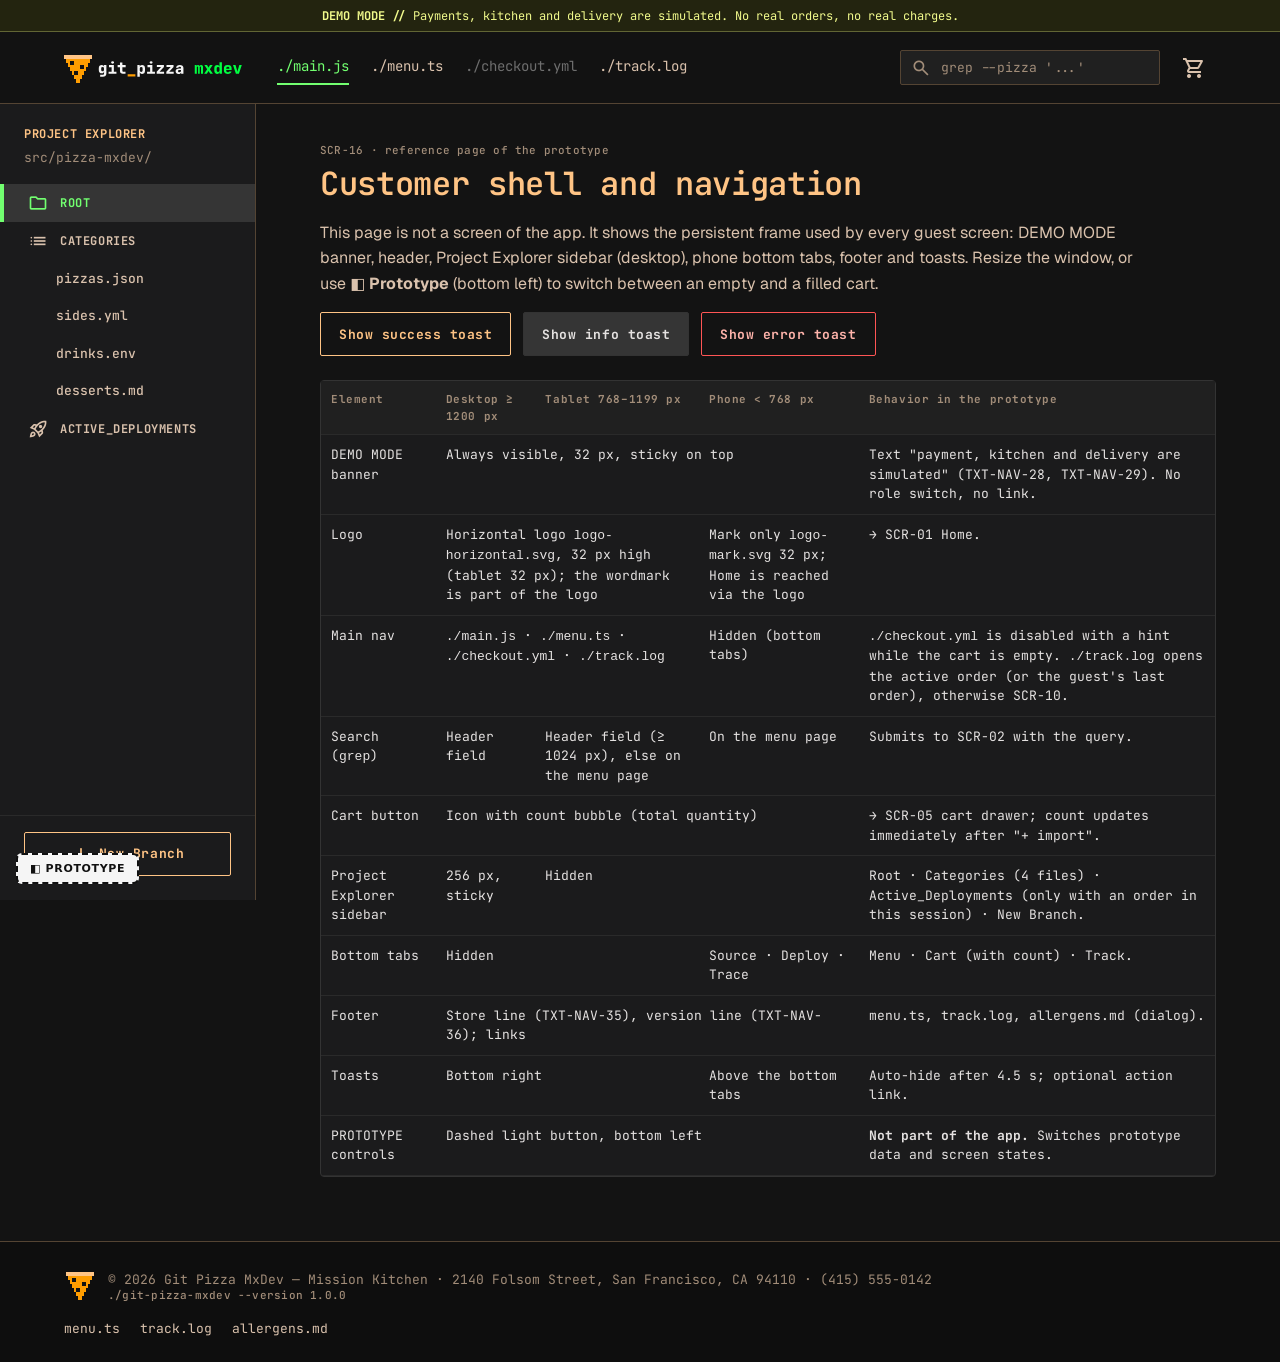
<file: package-lite/08-prototype/customer/SCR-16-customer-shell.html>
<!doctype html>
<html lang="en">
<head>
<meta charset="utf-8">
<meta name="viewport" content="width=device-width, initial-scale=1">
<link rel="icon" href="../../assets/brand/favicon.svg" type="image/svg+xml">
<link rel="icon" href="../../assets/brand/favicon-32.png" sizes="32x32" type="image/png">
<link rel="apple-touch-icon" href="../../assets/brand/apple-touch-icon.png">
<title>Customer shell — Git Pizza MxDev</title>
<link href="https://fonts.googleapis.com/css2?family=JetBrains+Mono:wght@400;500;600;700&family=Geist:wght@400;600&display=swap" rel="stylesheet">
<link href="https://fonts.googleapis.com/css2?family=Material+Symbols+Outlined:opsz,wght,FILL,GRAD@24,400,0,0" rel="stylesheet">
<link rel="stylesheet" href="_shared/proto.css">
<style>
  table.ref { width: 100%; border-collapse: collapse; font-size: 13px; }
  table.ref th, table.ref td { text-align: left; padding: 10px; border-bottom: 1px solid var(--border-subtle); vertical-align: top; }
  table.ref th { font-size: 11px; color: var(--text-muted); letter-spacing: 0.05em; background: var(--surface-container); }
  .tw { overflow-x: auto; }
</style>
</head>
<body data-screen="SCR-16" data-nav="home">
<main id="main"><div class="page" id="page">
  <div class="t-micro c-muted">SCR-16 · reference page of the prototype</div>
  <h1 class="t-h1 c-primary mt-8">Customer shell and navigation</h1>
  <p class="t-body-long" style="max-width:820px">This page is not a screen of the app. It shows the persistent frame used by every guest screen: DEMO MODE banner, header, Project Explorer sidebar (desktop), phone bottom tabs, footer and toasts. Resize the window, or use <strong>◧ Prototype</strong> (bottom left) to switch between an empty and a filled cart.</p>
  <div class="row mt-16"><button class="btn btn-secondary" id="t1">Show success toast</button><button class="btn btn-ghost" id="t2">Show info toast</button><button class="btn btn-danger" id="t3">Show error toast</button></div>
  <section class="panel mt-24"><div class="tw"><table class="ref"><caption class="sr-only">Shell elements</caption>
    <thead><tr><th scope="col">Element</th><th scope="col">Desktop ≥ 1200 px</th><th scope="col">Tablet 768–1199 px</th><th scope="col">Phone &lt; 768 px</th><th scope="col">Behavior in the prototype</th></tr></thead>
    <tbody>
      <tr><td>DEMO MODE banner</td><td colspan="3">Always visible, 32 px, sticky on top</td><td>Text "payment, kitchen and delivery are simulated" (TXT-NAV-28, TXT-NAV-29). No role switch, no link.</td></tr>
      <tr><td>Logo</td><td colspan="2">Horizontal logo <code>logo-horizontal.svg</code>, 32 px high (tablet 32 px); the wordmark is part of the logo</td><td>Mark only <code>logo-mark.svg</code> 32 px; Home is reached via the logo</td><td>→ SCR-01 Home.</td></tr>
      <tr><td>Main nav</td><td colspan="2"><code>./main.js</code> · <code>./menu.ts</code> · <code>./checkout.yml</code> · <code>./track.log</code></td><td>Hidden (bottom tabs)</td><td><code>./checkout.yml</code> is disabled with a hint while the cart is empty. <code>./track.log</code> opens the active order (or the guest's last order), otherwise SCR-10.</td></tr>
      <tr><td>Search (<code>grep</code>)</td><td>Header field</td><td>Header field (≥ 1024 px), else on the menu page</td><td>On the menu page</td><td>Submits to SCR-02 with the query.</td></tr>
      <tr><td>Cart button</td><td colspan="3">Icon with count bubble (total quantity)</td><td>→ SCR-05 cart drawer; count updates immediately after "+ import".</td></tr>
      <tr><td>Project Explorer sidebar</td><td>256 px, sticky</td><td colspan="2">Hidden</td><td>Root · Categories (4 files) · Active_Deployments (only with an order in this session) · New Branch.</td></tr>
      <tr><td>Bottom tabs</td><td colspan="2">Hidden</td><td>Source · Deploy · Trace</td><td>Menu · Cart (with count) · Track.</td></tr>
      <tr><td>Footer</td><td colspan="3">Store line (TXT-NAV-35), version line (TXT-NAV-36); links</td><td>menu.ts, track.log, allergens.md (dialog).</td></tr>
      <tr><td>Toasts</td><td colspan="2">Bottom right</td><td>Above the bottom tabs</td><td>Auto-hide after 4.5 s; optional action link.</td></tr>
      <tr><td>PROTOTYPE controls</td><td colspan="3">Dashed light button, bottom left</td><td><strong>Not part of the app.</strong> Switches prototype data and screen states.</td></tr>
    </tbody></table></div></section>
</div></main>
<script src="_shared/proto.js"></script>
<script>
  GP.registerStates([['cart-empty', 'Cart empty'], ['cart-filled', 'Cart non-empty']]);
  (function () {
    var st = GP.state(), m = GP.currentState();
    if (GP.param('state') && !GP.param('ok')) {
      if (m === 'cart-empty') GP.clearCart(); if (m === 'cart-filled') { st.cart.lines = [GP.defaultLine('PZ-04'), GP.defaultLine('DR-01')]; }
      GP.save(); location.href = 'SCR-16-customer-shell.html?state=' + m + '&ok=1'; return;
    }
    document.getElementById('t1').onclick = function () { GP.toast('Inferno Payload (Medium 12") added to the manifest.', '', 'SCR-05-cart.html', 'View manifest'); };
    document.getElementById('t2').onclick = function () { GP.toast('Copied to clipboard.', 'info'); };
    document.getElementById('t3').onclick = function () { GP.toast('Could not refresh the order status. Retrying…', 'error'); };
  })();
</script>
</body>
</html>
</file>
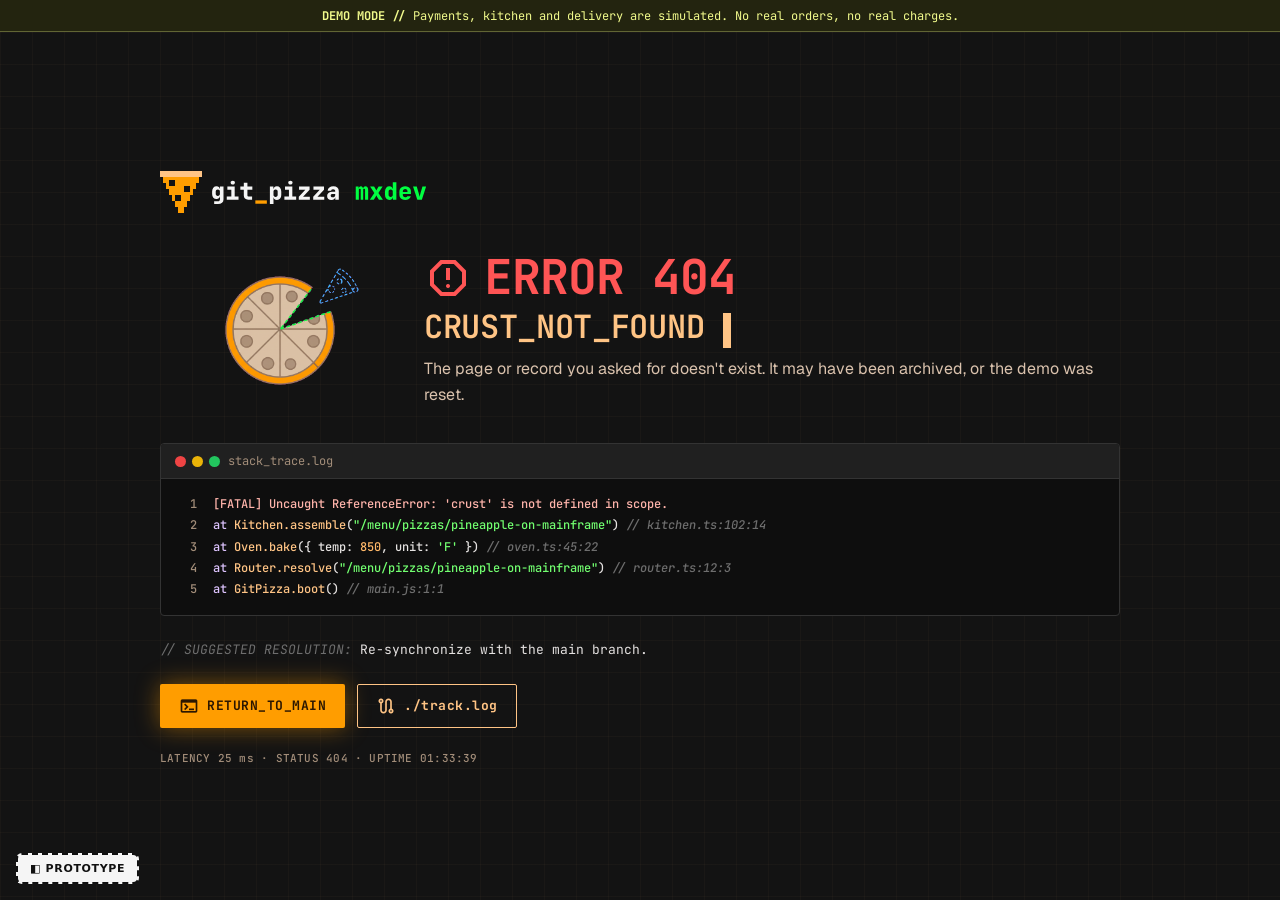
<file: package-lite/08-prototype/customer/SCR-40-not-found.html>
<!doctype html>
<html lang="en">
<head>
<meta charset="utf-8">
<meta name="viewport" content="width=device-width, initial-scale=1">
<link rel="icon" href="../../assets/brand/favicon.svg" type="image/svg+xml">
<link rel="icon" href="../../assets/brand/favicon-32.png" sizes="32x32" type="image/png">
<link rel="apple-touch-icon" href="../../assets/brand/apple-touch-icon.png">
<title>Not found — Git Pizza MxDev</title>
<link href="https://fonts.googleapis.com/css2?family=JetBrains+Mono:wght@400;500;600;700&family=Geist:wght@400;600&display=swap" rel="stylesheet">
<link href="https://fonts.googleapis.com/css2?family=Material+Symbols+Outlined:opsz,wght,FILL,GRAD@24,400,0,0" rel="stylesheet">
<link rel="stylesheet" href="_shared/proto.css">
</head>
<!-- SCR-40 Not found (ERROR 404 // CRUST_NOT_FOUND). Minimal frame: DEMO MODE banner + logo, no navigation shell.
     Layout of Stitch desktop/system-error (obsolete PIZZA_OS branding replaced). Texts: TXT-ERR-01, 02, 08, 12, 13, 16, 17, TXT-NAV-05. -->
<body class="grid-bg" data-screen="SCR-40" data-no-shell>
<noscript>ERROR 404 // CRUST_NOT_FOUND — this prototype page needs JavaScript.</noscript>
<script src="_shared/proto.js"></script>
<script>
(function () {
  var E = GP.esc;
  GP.registerStates([['default', 'Default']]);
  var path = E((GP.param('what') || '/menu/pizzas/pineapple-on-mainframe').slice(0, 60)); /* E-04: requested path, max 60 characters, escaped */
  var trace = [
    '<span class="c-error">[FATAL] Uncaught ReferenceError: \'crust\' is not defined in scope.</span>',
    '<span class="k">at</span> <span class="f">Kitchen.assemble</span>(<span class="s">"' + path + '"</span>) <span class="cm">// kitchen.ts:102:14</span>',
    '<span class="k">at</span> <span class="f">Oven.bake</span>({ temp: <span class="n">850</span>, unit: <span class="s">\'F\'</span> }) <span class="cm">// oven.ts:45:22</span>',
    '<span class="k">at</span> <span class="f">Router.resolve</span>(<span class="s">"' + path + '"</span>) <span class="cm">// router.ts:12:3</span>',
    '<span class="k">at</span> <span class="f">GitPizza.boot</span>() <span class="cm">// main.js:1:1</span>'
  ];
  function uptime() { var now = new Date(), start = new Date(now); start.setHours(4, 0, 0, 0); if (start > now) start.setDate(start.getDate() - 1); var s = Math.floor((now - start) / 1000); return [Math.floor(s / 3600), Math.floor(s / 60) % 60, s % 60].map(function (n) { return (n < 10 ? '0' : '') + n; }).join(':'); }
  document.body.insertAdjacentHTML('afterbegin', GP.demoBanner() + '<div class="code-rain" id="rain" aria-hidden="true"></div>' +
    '<main class="err-page" id="main"><div class="err-wrap">' +
    '<a class="err-logo" href="' + GP.PAGES.home + '" aria-label="Git Pizza MxDev home"><img src="' + GP.ASSETS + 'brand/logo-horizontal.svg" alt="Git Pizza MxDev logo" width="271" height="48"></a>' +
    '<div class="err-head"><img class="err-illus" src="' + GP.ASSETS + 'illustrations/error-crust-not-found.png" alt="" width="240" height="180"><div style="flex:1;min-width:260px">' +
      '<h1 style="margin:0"><span class="err-code"><span class="ms" aria-hidden="true">report</span>ERROR 404</span><span class="t-h1 err-title" style="display:block">CRUST_NOT_FOUND <span class="cursor amber" aria-hidden="true"></span></span><span class="sr-only"> — Page not found</span></h1>' +
      '<p class="t-body-long" style="margin:0">The page or record you asked for doesn\'t exist. It may have been archived, or the demo was reset.</p></div></div>' +
    '<section class="term" aria-label="Stack trace (decorative)"><div class="term-bar"><span class="dots" aria-hidden="true"><i></i><i></i><i></i></span><span>stack_trace.log</span></div>' +
      '<div class="term-body trace collapsed" id="trace">' + trace.map(function (l, i) { return '<div><span class="ln">' + (i + 1) + '</span>' + l + '</div>'; }).join('') +
      '<button class="btn btn-ghost btn-sm more" id="more" type="button">Show more</button></div></section>' +
    '<div class="t-small"><span class="cm">// SUGGESTED RESOLUTION:</span> Re-synchronize with the main branch.</div>' +
    '<div class="row err-actions"><a class="btn btn-primary" href="' + GP.PAGES.home + '" aria-label="Go to the home page"><span class="ms md" aria-hidden="true">terminal</span>RETURN_TO_MAIN</a>' +
      '<a class="btn btn-secondary" href="' + GP.trackHref() + '" aria-label="Track order"><span class="ms md" aria-hidden="true">route</span>./track.log</a></div>' +
    '<div class="t-micro c-muted" aria-hidden="true">LATENCY ' + (Math.round(performance.now() % 40) + 8) + ' ms · STATUS 404 · UPTIME ' + uptime() + '</div>' +
    '</div></main>');
  document.getElementById('more').onclick = function () { document.getElementById('trace').classList.remove('collapsed'); this.remove(); };
  var rain = document.getElementById('rain'), snippets = ['git checkout menu', 'oven.bake({ temp: 850 })', 'const dough = await ferment(48)', 'npm install toppings', 'git pull origin crust', 'while (hungry) { order(); }', 'SELECT * FROM pizzas', '404: CRUST_NOT_FOUND', 'git revert MX-1025'];
  if (!window.matchMedia('(prefers-reduced-motion: reduce)').matches) {
    setInterval(function () { var s = document.createElement('span'); s.textContent = snippets[Math.floor(Math.random() * snippets.length)]; s.style.left = Math.random() * 100 + '%';
      var d = 6 + Math.random() * 8; s.style.animationDuration = d + 's'; rain.appendChild(s); setTimeout(function () { s.remove(); }, d * 1000); }, 900);
  }
})();
</script>
</body>
</html>
</file>
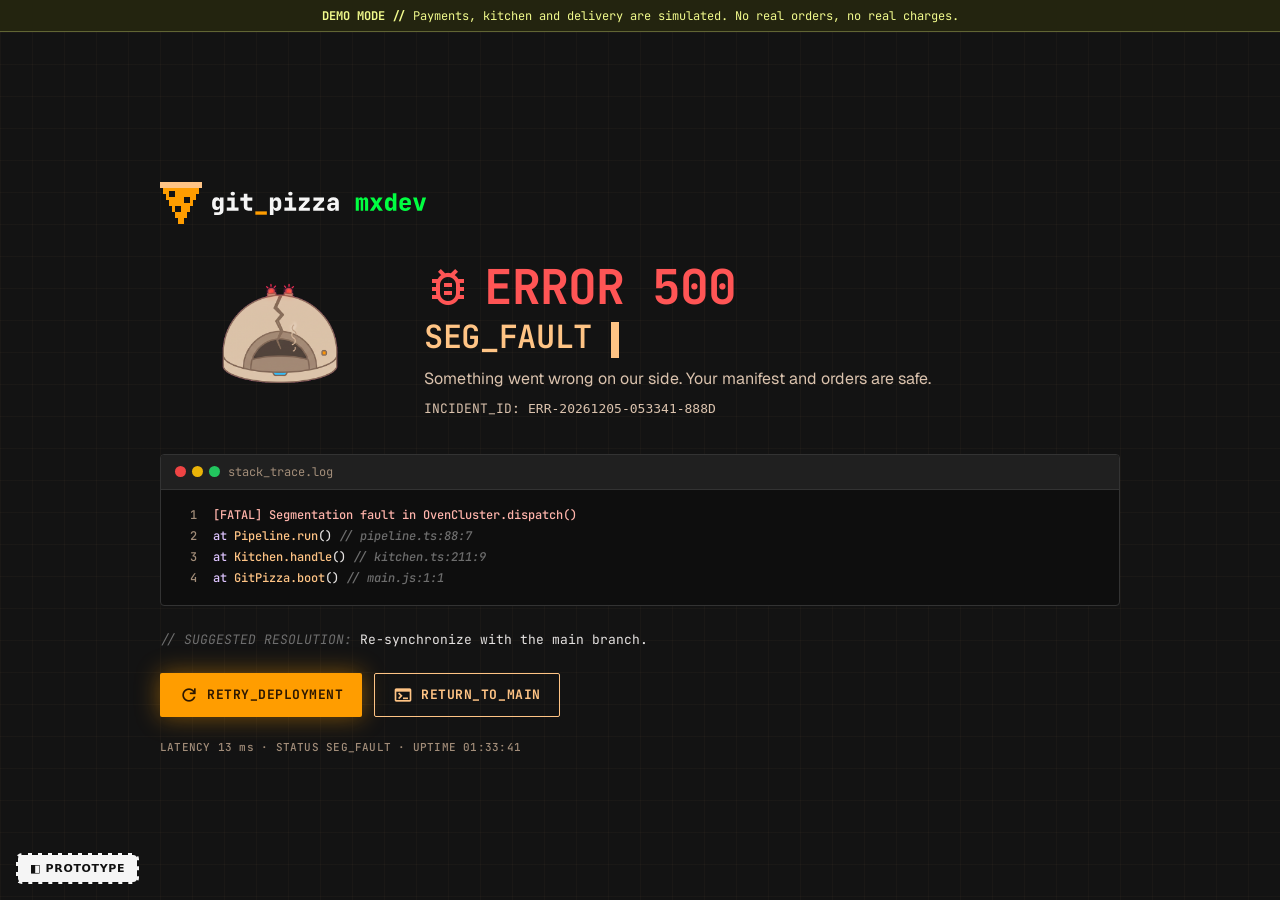
<file: package-lite/08-prototype/customer/SCR-41-unexpected-error.html>
<!doctype html>
<html lang="en">
<head>
<meta charset="utf-8">
<meta name="viewport" content="width=device-width, initial-scale=1">
<link rel="icon" href="../../assets/brand/favicon.svg" type="image/svg+xml">
<link rel="icon" href="../../assets/brand/favicon-32.png" sizes="32x32" type="image/png">
<link rel="apple-touch-icon" href="../../assets/brand/apple-touch-icon.png">
<title>Error — Git Pizza MxDev</title>
<link href="https://fonts.googleapis.com/css2?family=JetBrains+Mono:wght@400;500;600;700&family=Geist:wght@400;600&display=swap" rel="stylesheet">
<link href="https://fonts.googleapis.com/css2?family=Material+Symbols+Outlined:opsz,wght,FILL,GRAD@24,400,0,0" rel="stylesheet">
<link rel="stylesheet" href="_shared/proto.css">
</head>
<!-- SCR-41 Unexpected error (ERROR 500 // SEG_FAULT). Minimal frame like SCR-40. Layout of Stitch desktop/system-error (obsolete branding replaced).
     Texts: TXT-ERR-03, 04, 08, 09, 12, 14, 16, 17. The stack trace is decorative: real error details are never shown. -->
<body class="grid-bg" data-screen="SCR-41" data-no-shell>
<noscript>ERROR 500 // SEG_FAULT — this prototype page needs JavaScript.</noscript>
<script src="_shared/proto.js"></script>
<script>
(function () {
  GP.registerStates([['default', 'Default']]);
  var trace = [
    '<span class="c-error">[FATAL] Segmentation fault in OvenCluster.dispatch()</span>',
    '<span class="k">at</span> <span class="f">Pipeline.run</span>() <span class="cm">// pipeline.ts:88:7</span>',
    '<span class="k">at</span> <span class="f">Kitchen.handle</span>() <span class="cm">// kitchen.ts:211:9</span>',
    '<span class="k">at</span> <span class="f">GitPizza.boot</span>() <span class="cm">// main.js:1:1</span>'
  ];
  function incident() { var d = new Date(), p = function (n) { return (n < 10 ? '0' : '') + n; }; return 'ERR-' + d.getFullYear() + p(d.getMonth() + 1) + p(d.getDate()) + '-' + p(d.getHours()) + p(d.getMinutes()) + p(d.getSeconds()) + '-' + ('000' + Math.floor(Math.random() * 65536).toString(16).toUpperCase()).slice(-4); }
  function uptime() { var now = new Date(), start = new Date(now); start.setHours(4, 0, 0, 0); if (start > now) start.setDate(start.getDate() - 1); var s = Math.floor((now - start) / 1000); return [Math.floor(s / 3600), Math.floor(s / 60) % 60, s % 60].map(function (n) { return (n < 10 ? '0' : '') + n; }).join(':'); }
  document.body.insertAdjacentHTML('afterbegin', GP.demoBanner() + '<div class="code-rain" id="rain" aria-hidden="true"></div>' +
    '<main class="err-page" id="main"><div class="err-wrap">' +
    '<a class="err-logo" href="' + GP.PAGES.home + '" aria-label="Git Pizza MxDev home"><img src="' + GP.ASSETS + 'brand/logo-horizontal.svg" alt="Git Pizza MxDev logo" width="271" height="48"></a>' +
    '<div class="err-head"><img class="err-illus" src="' + GP.ASSETS + 'illustrations/error-seg-fault.png" alt="" width="240" height="180"><div style="flex:1;min-width:260px">' +
      '<h1 style="margin:0"><span class="err-code"><span class="ms" aria-hidden="true">bug_report</span>ERROR 500</span><span class="t-h1 err-title" style="display:block">SEG_FAULT <span class="cursor amber" aria-hidden="true"></span></span><span class="sr-only"> — Unexpected error</span></h1>' +
      '<p class="t-body-long" style="margin:0">Something went wrong on our side. Your manifest and orders are safe.</p>' +
      '<p class="t-small c-secondary" style="margin:8px 0 0">INCIDENT_ID: <code>' + incident() + '</code></p></div></div>' + /* E-09, TXT-ERR-24 (BR-ERR-02) */
    '<section class="term" aria-label="Stack trace (decorative)"><div class="term-bar"><span class="dots" aria-hidden="true"><i></i><i></i><i></i></span><span>stack_trace.log</span></div>' +
      '<div class="term-body trace collapsed" id="trace">' + trace.map(function (l, i) { return '<div><span class="ln">' + (i + 1) + '</span>' + l + '</div>'; }).join('') +
      '<button class="btn btn-ghost btn-sm more" id="more" type="button">Show more</button></div></section>' +
    '<div class="t-small"><span class="cm">// SUGGESTED RESOLUTION:</span> Re-synchronize with the main branch.</div>' +
    '<div class="row err-actions"><button class="btn btn-primary" id="retry" type="button" aria-label="Try again"><span class="ms md" aria-hidden="true">refresh</span>RETRY_DEPLOYMENT</button>' +
      '<a class="btn btn-secondary" href="' + GP.PAGES.home + '" aria-label="Go to the home page"><span class="ms md" aria-hidden="true">terminal</span>RETURN_TO_MAIN</a></div>' +
    '<div class="t-micro c-muted" aria-hidden="true">LATENCY ' + (Math.round(performance.now() % 40) + 8) + ' ms · STATUS SEG_FAULT · UPTIME ' + uptime() + '</div>' +
    '</div></main>');
  document.getElementById('more').onclick = function () { document.getElementById('trace').classList.remove('collapsed'); this.remove(); };
  /* RETRY_DEPLOYMENT repeats the failed navigation; in the prototype it reloads the page */
  document.getElementById('retry').onclick = function () { this.disabled = true; this.innerHTML = '<span class="ms md" aria-hidden="true">progress_activity</span>RETRY_DEPLOYMENT'; setTimeout(function () { location.reload(); }, 900); };
  var rain = document.getElementById('rain'), snippets = ['git checkout menu', 'oven.bake({ temp: 850 })', 'const dough = await ferment(48)', 'npm install toppings', 'git pull origin crust', 'while (hungry) { order(); }', 'SELECT * FROM pizzas', 'SIGSEGV: core dumped', 'git revert MX-1025'];
  if (!window.matchMedia('(prefers-reduced-motion: reduce)').matches) {
    setInterval(function () { var s = document.createElement('span'); s.textContent = snippets[Math.floor(Math.random() * snippets.length)]; s.style.left = Math.random() * 100 + '%';
      var d = 6 + Math.random() * 8; s.style.animationDuration = d + 's'; rain.appendChild(s); setTimeout(function () { s.remove(); }, d * 1000); }, 900);
  }
})();
</script>
</body>
</html>
</file>
<file: package-lite/08-prototype/customer/_shared/proto.css>
/* Git Pizza MxDev — clickable prototype, customer part.
   All values come from package/07-design-system/tokens.md. Variable names mirror the token paths. */

:root {
  --surface-lowest: #0e0e0e;
  --surface-base: #131313;
  --surface-low: #1b1b1c;
  --surface-container: #202020;
  --surface-high: #2a2a2a;
  --surface-highest: #353535;
  --surface-bright: #393939;
  --surface-glass: rgba(26,26,26,0.8);
  --scrim: rgba(0,0,0,0.6);
  --grid: rgba(255,196,133,0.03);

  --text-primary: #e5e2e1;
  --text-secondary: #dac2ad;
  --text-muted: #a28d79;
  --text-disabled: #6e6e6e;
  --text-inverse: #131313;

  --primary: #ff9d00;
  --primary-hover: #ffb869;
  --primary-pressed: #e08a00;
  --primary-light: #ffc485;
  --primary-on: #2c1700;
  --primary-subtle: rgba(255,157,0,0.12);
  --primary-border: rgba(255,157,0,0.2);

  --success: #00ff41;
  --success-on: #003907;
  --success-text: #72ff70;
  --success-subtle: rgba(0,255,65,0.12);
  --warning: #f1fa8c;
  --warning-on: #1f2000;
  --warning-subtle: rgba(241,250,140,0.12);
  --error: #ff5555;
  --error-text: #ffb4ab;
  --error-container: #93000a;
  --error-on-container: #ffdad6;
  --error-subtle: rgba(255,85,85,0.12);
  --info: #38bdf8;
  --info-on: #082f49;
  --info-subtle: rgba(56,189,248,0.12);
  --tertiary: #dec4ff;
  --tertiary-container: #c8a2ff;
  --tertiary-subtle: rgba(222,196,255,0.12);

  --border: #333333;
  --border-subtle: #2a2a2a;
  --border-strong: #544433;
  --border-accent: rgba(255,157,0,0.2);
  --focus: #ffc485;

  --st-staged: #f1fa8c;
  --st-failed: #ff5555;
  --st-queued: #a28d79;
  --st-baking: #ff9d00;
  --st-qa: #dec4ff;
  --st-dispatch: #38bdf8;
  --st-deployed: #00ff41;

  --syn-keyword: #dec4ff;
  --syn-string: #72ff70;
  --syn-number: #ffb869;
  --syn-function: #ffc485;
  --syn-property: #e5e2e1;
  --syn-boolean: #38bdf8;
  --syn-comment: #6e6e6e;
  --syn-punct: #a28d79;

  --font-mono: 'JetBrains Mono', 'Fira Code', 'SF Mono', Menlo, Consolas, monospace;
  --font-body: 'Geist', 'Inter', system-ui, sans-serif;

  --header-h: 72px;
  --banner-h: 32px;
  --sidebar-w: 256px;
  --sidepanel-w: 320px;
  --drawer-w: 480px;
  --bottomnav-h: 64px;
  --margin: 64px;

  --r-sm: 2px; --r-md: 4px; --r-lg: 8px; --r-xl: 12px;

  --shadow-1: 0 1px 8px rgba(0,0,0,0.3);
  --shadow-top: 0 -2px 12px rgba(0,0,0,0.4);
  --shadow-modal: 0 16px 48px rgba(0,0,0,0.6);
  --glow-s: 0 0 12px rgba(255,196,133,0.3);
  --glow-m: 0 0 24px rgba(255,157,0,0.45);
  --glow-l: 0 0 32px rgba(255,157,0,0.65);
  --ease: cubic-bezier(0.2,0,0,1);
}

@media (max-width: 1199px) { :root { --margin: 32px; } }
@media (max-width: 767px)  { :root { --margin: 16px; --header-h: 56px; } }

* { box-sizing: border-box; }
html { -webkit-text-size-adjust: 100%; }
/* Scrollbars: thin and dark, matching the theme (no light native bars) */
html { color-scheme: dark; }
* { scrollbar-width: thin; scrollbar-color: var(--surface-bright) transparent; }
*:hover { scrollbar-color: var(--border-strong) transparent; }
::-webkit-scrollbar { width: 8px; height: 8px; }
::-webkit-scrollbar-track, ::-webkit-scrollbar-corner { background: transparent; }
::-webkit-scrollbar-thumb { background: var(--surface-bright); border-radius: 2px; border: 2px solid transparent; background-clip: padding-box; }
::-webkit-scrollbar-thumb:hover { background: var(--border-strong); background-clip: padding-box; }
.no-scrollbar { scrollbar-width: none; }
.no-scrollbar::-webkit-scrollbar { display: none; }

body {
  margin: 0; background: var(--surface-base); color: var(--text-primary);
  font: 400 14px/1.5 var(--font-mono); -webkit-font-smoothing: antialiased;
  min-height: 100vh; overflow-x: hidden;
}
body.grid-bg {
  background-image: linear-gradient(var(--grid) 1px, transparent 1px), linear-gradient(90deg, var(--grid) 1px, transparent 1px);
  background-size: 32px 32px;
}
a { color: var(--primary-light); text-decoration: none; }
a:hover { text-decoration: underline; }
img { max-width: 100%; display: block; }
button, input, select, textarea { font: inherit; color: inherit; }
:focus-visible { outline: 2px solid var(--focus); outline-offset: 2px; }
.ms { font-family: 'Material Symbols Outlined'; font-weight: normal; font-style: normal; font-size: 24px; line-height: 1;
  letter-spacing: normal; text-transform: none; display: inline-block; white-space: nowrap; direction: ltr;
  -webkit-font-smoothing: antialiased; font-variation-settings: 'FILL' 0, 'wght' 400, 'GRAD' 0, 'opsz' 24; vertical-align: middle; }
.ms.sm { font-size: 16px; } .ms.md { font-size: 20px; } .ms.xl { font-size: 32px; }
.badge, .file-tab, .chip, .btn, .stepper, .opt, .modal-head, .tw, .tablewrap { position: relative; }
.sr-only { position: absolute; width: 1px; height: 1px; padding: 0; margin: -1px; overflow: hidden; clip: rect(0,0,0,0); border: 0; }

/* ---------- Typography ---------- */
.t-display { font-size: 48px; line-height: 1.1; font-weight: 700; letter-spacing: -0.02em; margin: 0; }
.t-h1 { font-size: 32px; line-height: 1.2; font-weight: 600; letter-spacing: -0.01em; margin: 0; }
.t-h2 { font-size: 24px; line-height: 1.25; font-weight: 600; margin: 0; }
.t-h3 { font-size: 18px; line-height: 1.3; font-weight: 600; margin: 0; }
.t-body-long { font-family: var(--font-body); font-size: 16px; line-height: 1.6; color: var(--text-secondary); }
.t-small { font-size: 13px; }
.t-code-sm { font-size: 12px; line-height: 1.5; font-weight: 500; }
.t-label { font-size: 12px; line-height: 1; font-weight: 700; letter-spacing: 0.05em; text-transform: uppercase; }
.t-micro { font-size: 11px; line-height: 1.2; font-weight: 500; letter-spacing: 0.02em; }
.t-price-lg { font-size: 32px; line-height: 1.1; font-weight: 700; letter-spacing: -0.01em; }
.t-display, .t-h1, .t-h2, .t-h3 { overflow-wrap: break-word; }
.c-muted { color: var(--text-muted); } .c-secondary { color: var(--text-secondary); } .c-primary { color: var(--primary-light); }
.c-orange { color: var(--primary); } .c-green { color: var(--success-text); } .c-error { color: var(--error-text); }
.c-info { color: var(--info); } .c-warn { color: var(--warning); } .c-tertiary { color: var(--tertiary); } .c-disabled { color: var(--text-disabled); }
@media (max-width: 767px) {
  .t-display { font-size: 32px; line-height: 1.15; } .t-h1 { font-size: 24px; } .t-h2 { font-size: 20px; } .t-h3 { font-size: 16px; }
  .t-body-long { font-size: 15px; } .t-price-lg { font-size: 24px; }
}

/* ---------- Shell ---------- */
.demo-banner { position: sticky; top: 0; z-index: 110; height: var(--banner-h); display: flex; align-items: center; justify-content: center; gap: 12px;
  background: var(--warning-subtle); background-color: #23240f; border-bottom: 1px solid rgba(241,250,140,0.3); color: var(--warning);
  font-size: 12px; padding: 0 16px; white-space: nowrap; overflow: hidden; }
.demo-banner .txt { overflow: hidden; text-overflow: ellipsis; }
.demo-banner a { color: var(--warning); text-decoration: underline; font-weight: 700; flex-shrink: 0; }

.app-header { position: sticky; top: var(--banner-h); z-index: 100; height: var(--header-h); display: flex; align-items: center; gap: 24px;
  padding: 0 var(--margin); background: rgba(19,19,19,0.92); backdrop-filter: blur(12px); border-bottom: 1px solid var(--border-strong); }
.brand { display: flex; align-items: center; gap: 12px; color: var(--primary-light); text-decoration: none !important; flex-shrink: 0; }
/* Logo (07-design-system/logo-usage.md): horizontal lockup on desktop and tablet, mark only on phone */
.brand img { display: block; }
.brand .logo-h { height: 32px; width: auto; }
.brand .logo-m { display: none; width: 32px; height: 32px; }
.main-nav { display: flex; gap: 22px; margin-left: 8px; }
.main-nav a { color: var(--text-secondary); font-size: 14px; padding: 6px 0; border-bottom: 2px solid transparent; text-decoration: none; white-space: nowrap; }
.main-nav a:hover { color: var(--primary-light); }
.main-nav a.active { color: var(--success-text); border-bottom-color: var(--success-text); }
.main-nav a.disabled { color: var(--text-disabled); cursor: not-allowed; }
.header-tools { margin-left: auto; display: flex; align-items: center; gap: 12px; }
.grep { display: flex; align-items: center; gap: 8px; background: var(--surface-container); border: 1px solid var(--border-strong); border-radius: var(--r-sm); padding: 6px 10px; width: 260px; }
.grep input { background: transparent; border: 0; outline: none; width: 100%; font-size: 13px; }
.grep input::placeholder { color: var(--text-muted); }
.icon-btn { position: relative; display: inline-flex; align-items: center; justify-content: center; width: 44px; height: 44px; border-radius: var(--r-sm);
  background: transparent; border: 1px solid transparent; color: var(--text-secondary); cursor: pointer; text-decoration: none !important; }
.icon-btn:hover { color: var(--primary-light); background: var(--surface-high); }
.count-bubble { position: absolute; top: 4px; right: 2px; min-width: 18px; height: 18px; padding: 0 5px; border-radius: 9999px; background: var(--primary);
  color: var(--primary-on); font-size: 11px; font-weight: 700; display: flex; align-items: center; justify-content: center; }

.layout { display: flex; min-height: calc(100vh - var(--header-h) - var(--banner-h)); }
.sidebar { width: var(--sidebar-w); flex-shrink: 0; background: var(--surface-low); border-right: 1px solid var(--border-strong); position: sticky;
  top: calc(var(--header-h) + var(--banner-h)); height: calc(100vh - var(--header-h) - var(--banner-h)); display: flex; flex-direction: column; z-index: 90; overflow-y: auto; }
.sidebar .sb-head { padding: 24px 24px 16px; }
.sidebar nav a, .sidebar nav .sb-item { display: flex; align-items: center; gap: 12px; padding: 9px 24px; color: var(--text-secondary); text-decoration: none; font-size: 12px; font-weight: 700; letter-spacing: 0.05em; text-transform: uppercase; border-left: 4px solid transparent; cursor: pointer; background: none; border-top: 0; border-right: 0; border-bottom: 0; width: 100%; text-align: left; }
.sidebar nav a:hover, .sidebar nav .sb-item:hover { background: var(--surface-high); color: var(--primary-light); }
.sidebar nav a.active { background: var(--surface-highest); color: var(--success-text); border-left-color: var(--success-text); }
.sidebar nav a.disabled { color: var(--text-disabled); cursor: not-allowed; }
.sidebar nav .sub a { padding-left: 52px; text-transform: none; font-weight: 500; letter-spacing: 0; font-size: 13px; }
.sidebar .sb-foot { margin-top: auto; padding: 16px 24px 24px; border-top: 1px solid var(--border-subtle); display: grid; gap: 12px; }
.content { flex: 1; min-width: 0; }
.page { padding: 40px var(--margin) 64px; max-width: calc(1280px + 2 * var(--margin)); margin: 0 auto; }
@media (max-width: 1199px) { .sidebar { display: none; } .grep { width: 180px; } .app-header { gap: 16px; } .main-nav { gap: 14px; margin-left: 0; } .brand .logo-h { height: 32px; } }
@media (max-width: 1023px) { .grep { display: none; } }
@media (max-width: 767px) {
  .main-nav { display: none; }
  .app-header { gap: 8px; }
  .brand .logo-h { display: none; } .brand .logo-m { display: block; }
  .page { padding: 24px var(--margin) 40px; }
  body.has-bottom-nav { padding-bottom: calc(var(--bottomnav-h) + env(safe-area-inset-bottom)); }
  .demo-banner { justify-content: space-between; font-size: 11px; }
}

.app-footer { border-top: 1px solid var(--border-strong); background: var(--surface-lowest); padding: 28px var(--margin); display: flex; flex-wrap: wrap; gap: 16px 32px; align-items: center; justify-content: space-between; font-size: 13px; color: var(--text-muted); }
.app-footer .f-brand { display: flex; gap: 12px; align-items: center; }
.app-footer .f-brand img { width: 32px; height: 32px; }
.app-footer nav { display: flex; flex-wrap: wrap; gap: 20px; }
.app-footer nav a { color: var(--text-secondary); }

.bottom-nav { display: none; }
@media (max-width: 767px) {
  .bottom-nav { display: grid; grid-template-columns: repeat(3, 1fr); position: fixed; left: 0; right: 0; bottom: 0; z-index: 100; height: calc(var(--bottomnav-h) + env(safe-area-inset-bottom));
    padding-bottom: env(safe-area-inset-bottom); background: var(--surface-container); border-top: 1px solid var(--border-strong); box-shadow: var(--shadow-top); }
  .bottom-nav a { display: flex; flex-direction: column; align-items: center; justify-content: center; gap: 2px; color: var(--text-secondary); font-size: 11px; font-weight: 700; text-decoration: none; position: relative; }
  .bottom-nav a.active { color: var(--primary-light); background: var(--surface-high); }
  .bottom-nav a .count-bubble { top: 6px; right: calc(50% - 22px); }
}

/* ---------- Building blocks ---------- */
.panel { background: var(--surface-low); border: 1px solid var(--border); border-radius: var(--r-md); }
.panel-pad { padding: 24px; }
@media (max-width: 767px) { .panel-pad { padding: 16px; } }
.glass { background: var(--surface-glass); backdrop-filter: blur(12px); border: 1px solid var(--border); border-radius: var(--r-md); }
.term { background: var(--surface-lowest); border: 1px solid var(--border); border-radius: var(--r-md); overflow: hidden; }
.term-bar { display: flex; align-items: center; gap: 8px; padding: 8px 14px; background: var(--surface-container); border-bottom: 1px solid var(--border); font-size: 12px; color: var(--text-muted); }
.dots { display: inline-flex; gap: 6px; }
.dots i { width: 11px; height: 11px; border-radius: 9999px; display: block; }
.dots i:nth-child(1) { background: #ef4444; } .dots i:nth-child(2) { background: #eab308; } .dots i:nth-child(3) { background: #22c55e; }
.term-body { padding: 16px; font-size: 12px; line-height: 1.6; font-weight: 500; }
.log-line { display: flex; gap: 10px; }
.log-line .ts { color: var(--text-disabled); flex-shrink: 0; }
.log-line .tag { flex-shrink: 0; font-weight: 700; }
.tag-info { color: var(--info); } .tag-success { color: var(--success-text); } .tag-warn { color: var(--warning); } .tag-error { color: var(--error); } .tag-orange { color: var(--primary-light); } .tag-qa { color: var(--tertiary); }
.cursor { display: inline-block; width: 8px; height: 1.1em; background: var(--success-text); vertical-align: text-bottom; animation: blink 1s step-end infinite; }
@keyframes blink { 50% { opacity: 0; } }
.live-dot { width: 8px; height: 8px; border-radius: 9999px; background: var(--success); box-shadow: 0 0 8px rgba(114,255,112,0.8); display: inline-block; animation: pulse 2s infinite; }
@keyframes pulse { 50% { opacity: 0.35; } }
@media (prefers-reduced-motion: reduce) { .cursor, .live-dot { animation: none; } * { transition: none !important; } }

.code { background: var(--surface-lowest); border: 1px solid var(--border-subtle); border-radius: var(--r-md); padding: 14px 16px; font-size: 13px; line-height: 1.55; font-weight: 500; white-space: pre-wrap; overflow-x: auto; margin: 0; }
.k { color: var(--syn-keyword); } .s { color: var(--syn-string); } .n { color: var(--syn-number); } .f { color: var(--syn-function); } .b { color: var(--syn-boolean); } .cm { color: var(--syn-comment); font-style: italic; } .p { color: var(--syn-punct); }

.btn { display: inline-flex; align-items: center; justify-content: center; gap: 8px; min-height: 44px; padding: 0 18px; border-radius: var(--r-sm);
  font-size: 13px; font-weight: 700; letter-spacing: 0.04em; cursor: pointer; border: 1px solid transparent; text-decoration: none !important; white-space: nowrap; transition: background 120ms var(--ease), box-shadow 120ms; }
.btn-primary { background: var(--primary); color: var(--primary-on); box-shadow: var(--glow-m); }
.btn-primary:hover { background: var(--primary-hover); }
.btn-primary:active { background: var(--primary-pressed); }
.btn-success { background: var(--success); color: var(--success-on); }
.btn-secondary { background: transparent; color: var(--primary-light); border-color: var(--primary-light); }
.btn-secondary:hover { background: var(--primary-subtle); }
.btn-ghost { background: var(--surface-highest); color: var(--text-primary); border-color: var(--border); }
.btn-ghost:hover { background: var(--surface-bright); }
.btn-danger { background: transparent; color: var(--error-text); border-color: var(--error); }
.btn-danger:hover { background: var(--error-subtle); }
.btn-danger-strong { background: var(--error-container); color: var(--error-on-container); }
.btn-block { width: 100%; }
.btn-lg { min-height: 56px; font-size: 15px; }
.btn[disabled], .btn.is-disabled { opacity: 0.38; cursor: not-allowed; box-shadow: none; pointer-events: auto; }
.btn-sm { min-height: 32px; padding: 0 10px; font-size: 12px; }
@media (max-width: 1199px) { .btn-sm { min-height: 44px; } }

.badge { display: inline-flex; align-items: center; gap: 6px; padding: 3px 8px; border: 1px solid currentColor; border-radius: var(--r-sm); font-size: 11px; font-weight: 700; letter-spacing: 0.05em; text-transform: uppercase; line-height: 1.2; white-space: nowrap; }
.badge.st-staged { color: var(--st-staged); background: var(--warning-subtle); }
.badge.st-failed { color: var(--st-failed); background: var(--error-subtle); }
.badge.st-queued { color: var(--st-queued); background: rgba(162,141,121,0.12); }
.badge.st-baking { color: var(--st-baking); background: var(--primary-subtle); }
.badge.st-qa { color: var(--st-qa); background: var(--tertiary-subtle); }
.badge.st-dispatch { color: var(--st-dispatch); background: var(--info-subtle); }
.badge.st-deployed { color: var(--st-deployed); background: var(--success-subtle); }
.chip { display: inline-flex; align-items: center; gap: 4px; padding: 3px 8px; background: var(--surface-highest); border: 1px solid var(--border); border-radius: var(--r-sm); font-size: 11px; font-weight: 500; color: var(--text-secondary); white-space: nowrap; }
.chip.tag-badge { color: var(--success-text); border-color: rgba(114,255,112,0.3); background: var(--success-subtle); }
.chip.tag-new { color: var(--info); border-color: rgba(56,189,248,0.35); background: var(--info-subtle); }
.chip.tag-chef { color: var(--tertiary); border-color: rgba(222,196,255,0.35); background: var(--tertiary-subtle); }
.chip.tag-spice { color: var(--error-text); border-color: rgba(255,85,85,0.35); background: var(--error-subtle); }
.chip.tag-sold { color: var(--error-on-container); background: var(--error-container); border-color: var(--error-container); font-weight: 700; }
.chip.tag-veg { color: var(--success-text); }

.field { display: grid; gap: 6px; }
.field > label, .field-label { font-size: 12px; font-weight: 700; letter-spacing: 0.05em; color: var(--text-secondary); }
.field .hint { font-size: 11px; color: var(--text-muted); }
.input, .select, .textarea { width: 100%; min-height: 44px; background: var(--surface-highest); border: 1px solid var(--border); border-radius: var(--r-sm); padding: 10px 12px; font-size: 14px; outline: none; }
.input:hover, .select:hover { background: var(--surface-bright); }
.input:focus, .select:focus, .textarea:focus { border-color: var(--focus); }
.input.prompt { padding-left: 28px; background-image: none; }
.prompt-wrap { position: relative; }
.prompt-wrap::before { content: '>'; position: absolute; left: 12px; top: 11px; color: var(--primary-light); font-weight: 700; pointer-events: none; }
.field.invalid .input, .field.invalid .select { border-color: var(--error); }
.field-error { color: var(--error-text); font-size: 12px; display: flex; gap: 6px; align-items: center; }
.field-ok { color: var(--success-text); font-size: 12px; }
.textarea { min-height: 80px; resize: vertical; }
.select { appearance: none; background-image: linear-gradient(45deg, transparent 50%, var(--text-muted) 50%), linear-gradient(135deg, var(--text-muted) 50%, transparent 50%);
  background-position: calc(100% - 18px) 19px, calc(100% - 13px) 19px; background-size: 5px 5px; background-repeat: no-repeat; padding-right: 32px; }

.seg { display: grid; grid-auto-flow: column; grid-auto-columns: 1fr; gap: 8px; }
.opt { display: flex; flex-direction: column; align-items: flex-start; justify-content: center; gap: 4px; padding: 12px 14px; min-height: 56px; background: var(--surface-container); border: 1px solid var(--border); border-radius: var(--r-sm); cursor: pointer; text-align: left; position: relative; }
.opt:hover { background: var(--surface-high); }
.opt.selected, .opt[aria-checked="true"], .opt[aria-pressed="true"] { border: 2px solid var(--primary); background: var(--primary-subtle); box-shadow: var(--glow-s); padding: 11px 13px; }
.opt.selected .o-title, .opt[aria-checked="true"] .o-title, .opt[aria-pressed="true"] .o-title { color: var(--primary-light); }
.opt[disabled], .opt.unavailable { opacity: 0.38; cursor: not-allowed; }
.o-title { font-weight: 700; font-size: 14px; }
.o-sub { font-size: 12px; color: var(--text-muted); }

.stepper { display: inline-flex; align-items: center; background: var(--surface-highest); border: 1px solid var(--border); border-radius: var(--r-sm); }
.stepper button { width: 36px; height: 36px; background: none; border: 0; color: var(--success-text); cursor: pointer; font-size: 18px; font-weight: 700; }
.stepper button[disabled] { color: var(--text-disabled); cursor: not-allowed; }
.stepper .lbl { padding: 0 8px 0 12px; color: var(--text-muted); font-size: 12px; }
.stepper .val { min-width: 24px; text-align: center; font-weight: 700; }
@media (max-width: 1199px) { .stepper button { width: 44px; height: 44px; } }

.sum-row { display: flex; justify-content: space-between; gap: 12px; padding: 4px 0; font-size: 13px; }
.sum-row .lbl { color: var(--text-secondary); }
.sum-row.discount { color: var(--success-text); }
.sum-row.discount .lbl { color: var(--success-text); }
.sum-total { display: flex; justify-content: space-between; align-items: center; gap: 12px; background: var(--surface-container); border: 1px solid var(--border); border-radius: var(--r-md); padding: 14px 16px; margin-top: 10px; }

.notice { display: flex; gap: 10px; align-items: flex-start; padding: 12px 14px; border-radius: var(--r-md); border: 1px solid; font-size: 13px; }
.notice.info { color: var(--info); background: var(--info-subtle); border-color: rgba(56,189,248,0.35); }
.notice.warn { color: var(--warning); background: var(--warning-subtle); border-color: rgba(241,250,140,0.35); }
.notice.error { color: var(--error-text); background: var(--error-subtle); border-color: rgba(255,85,85,0.4); }
.notice.success { color: var(--success-text); background: var(--success-subtle); border-color: rgba(114,255,112,0.35); }
.notice .ms { font-size: 20px; flex-shrink: 0; }

/* Images: product photos fill their frame; illustrations are transparent PNGs shown whole */
.img-frame { position: relative; aspect-ratio: 1 / 1; border-radius: var(--r-xl); overflow: hidden; background: var(--surface-lowest); }
.img-frame img { width: 100%; height: 100%; object-fit: cover; }
.img-frame img.pixel, img.pixel { image-rendering: pixelated; }
.illus { display: block; width: 100%; height: 100%; object-fit: contain; }
.print-only { display: none; }
/* Placeholder for a missing image (assets/README.md section 2): only illustrations/no-results.png is still missing */
.img-ph { position: absolute; inset: 0; display: flex; flex-direction: column; align-items: center; justify-content: center; gap: 10px; border: 1px dashed var(--border); border-radius: inherit; background: var(--surface-lowest); text-align: center; padding: 12px; }
.img-ph img { width: 32px; height: 32px; opacity: 0.5; object-fit: contain; }
.img-ph .ms { opacity: 0.5; font-size: 32px; color: var(--text-muted); }
.img-ph .cap { font-size: 11px; font-weight: 500; color: var(--text-muted); letter-spacing: 0.02em; word-break: break-all; }

/* Overlays */
.scrim { position: fixed; inset: 0; background: var(--scrim); backdrop-filter: blur(12px); z-index: 400; }
.modal { position: fixed; z-index: 410; left: 50%; top: 50%; transform: translate(-50%, -50%); width: min(640px, calc(100vw - 32px)); max-height: calc(100vh - 64px); overflow-y: auto;
  background: var(--surface-low); border: 1px solid var(--border); border-radius: var(--r-lg); box-shadow: var(--shadow-modal); }
.modal.wide { width: min(880px, calc(100vw - 32px)); }
.modal-head { display: flex; align-items: center; gap: 12px; padding: 16px 20px; border-bottom: 1px solid var(--border); background: var(--surface-container); position: sticky; top: 0; z-index: 1; }
.modal-body { padding: 20px; }
.modal-foot { padding: 16px 20px; border-top: 1px solid var(--border); display: flex; gap: 12px; justify-content: flex-end; flex-wrap: wrap; background: var(--surface-low); position: sticky; bottom: 0; }
@media (max-width: 767px) {
  .modal.sheet { left: 0; right: 0; top: auto; bottom: 0; transform: none; width: 100%; max-height: 92vh; border-radius: var(--r-lg) var(--r-lg) 0 0; }
  .modal.fullscreen-phone { inset: 0; transform: none; width: 100%; max-height: none; height: 100%; border-radius: 0; }
}
.drawer { position: fixed; z-index: 300; top: 0; right: 0; bottom: 0; width: min(var(--drawer-w), 100vw); background: var(--surface-low); border-left: 1px solid var(--border); box-shadow: var(--shadow-modal); display: flex; flex-direction: column; }
.drawer-head { padding: 18px 20px; border-bottom: 1px solid var(--border); background: var(--surface-container); }
.drawer-body { flex: 1; overflow-y: auto; padding: 16px 20px; display: grid; gap: 12px; align-content: start; }
.drawer-foot { border-top: 1px solid var(--border); padding: 16px 20px; background: var(--surface-low); }
.dialog { width: min(440px, calc(100vw - 32px)); }

/* Toasts */
/* BR-ERR-08: top right under the header; phone top center under the header; above all other layers */
.toasts { position: fixed; z-index: 500; right: 24px; top: calc(var(--banner-h) + var(--header-h) + 12px); display: grid; gap: 8px; width: min(360px, calc(100vw - 32px)); }
@media (max-width: 767px) { .toasts { left: 16px; right: 16px; width: auto; } }
.toast .toast-x { margin-left: auto; background: none; border: 0; color: var(--text-muted); cursor: pointer; padding: 0 2px; }
.toast { display: flex; gap: 10px; align-items: center; padding: 12px 14px; background: var(--surface-high); border: 1px solid var(--border); border-left: 3px solid var(--success-text); border-radius: var(--r-md); box-shadow: var(--shadow-modal); font-size: 13px; }
.toast.error { border-left-color: var(--error); } .toast.info { border-left-color: var(--info); }
.toast a { font-weight: 700; margin-left: auto; white-space: nowrap; }

/* Grid helpers */
.row { display: flex; gap: 12px; align-items: center; flex-wrap: wrap; }
.between { display: flex; justify-content: space-between; align-items: center; gap: 12px; flex-wrap: wrap; }
.stack { display: grid; gap: 12px; } .stack-lg { display: grid; gap: 24px; } .stack-sm { display: grid; gap: 6px; }
.grid-2 { display: grid; grid-template-columns: 1fr 1fr; gap: 16px; }
.mt-0 { margin-top: 0; } .mt-8 { margin-top: 8px; } .mt-16 { margin-top: 16px; } .mt-24 { margin-top: 24px; } .mt-40 { margin-top: 40px; }
.hide-phone { } .only-phone { display: none; }
@media (max-width: 767px) { .hide-phone { display: none !important; } .only-phone { display: initial; } .grid-2 { grid-template-columns: 1fr; } }
hr.div { border: 0; border-top: 1px solid var(--border-subtle); margin: 16px 0; }
.section-label { display: flex; align-items: center; gap: 8px; font-size: 12px; font-weight: 700; letter-spacing: 0.05em; text-transform: uppercase; color: var(--text-secondary); margin: 0 0 12px; }
.section-label .ms { font-size: 18px; color: var(--primary-light); }
.crumb { display: inline-flex; gap: 8px; align-items: center; padding: 8px 12px; border: 1px solid var(--border-strong); border-radius: var(--r-sm); background: var(--surface-low); font-size: 13px; color: var(--text-muted); }
.crumb b { color: var(--primary-light); font-weight: 500; }
.skeleton { background: linear-gradient(90deg, var(--surface-container) 0%, var(--surface-high) 50%, var(--surface-container) 100%); background-size: 200% 100%; animation: shimmer 1.4s infinite; border-radius: var(--r-md); }
@keyframes shimmer { to { background-position: -200% 0; } }

/* Product cards */
.cards { display: grid; grid-template-columns: repeat(auto-fill, minmax(260px, 1fr)); gap: 20px; }
.pcard { display: flex; flex-direction: column; background: var(--surface-low); border: 1px solid var(--border); border-radius: var(--r-md); overflow: hidden; transition: box-shadow 120ms, border-color 120ms; }
.pcard:hover { box-shadow: var(--glow-s); border-color: var(--border-accent); }
.pcard-head { display: flex; align-items: center; gap: 8px; padding: 10px 14px; background: var(--surface-container); border-bottom: 1px solid var(--border); font-size: 12px; }
.pcard-head .fname { color: var(--text-secondary); overflow: hidden; text-overflow: ellipsis; white-space: nowrap; flex: 1; }
.pcard .img-frame { border-radius: 0; aspect-ratio: 4 / 3; }
.pcard-body { padding: 14px; display: grid; gap: 10px; flex: 1; align-content: start; }
.pcard-title { display: flex; justify-content: space-between; align-items: baseline; gap: 10px; }
.pcard-title h3 { color: var(--primary-light); }
.price { color: var(--success-text); font-weight: 700; white-space: nowrap; }
.pcard .real { color: var(--text-muted); font-size: 12px; margin-top: -6px; }
.pcard .code { font-size: 12px; padding: 10px 12px; }
.pcard-foot { padding: 0 14px 14px; display: flex; gap: 8px; }
.pcard-foot .btn-primary { flex: 1; }
.pcard.sold-out .img-frame { filter: grayscale(0.9); opacity: 0.6; }
.sold-ribbon { position: absolute; top: 10px; left: 10px; z-index: 2; }

/* Tabs (file tabs) */
.file-tabs { position: relative; display: flex; gap: 0; border-bottom: 1px solid var(--border-strong); overflow-x: auto; scrollbar-width: none; }
.file-tabs::-webkit-scrollbar { display: none; }
.file-tab { display: inline-flex; gap: 8px; align-items: center; padding: 12px 18px; color: var(--text-secondary); background: transparent; border: 0; border-right: 1px solid var(--border); border-bottom: 2px solid transparent; cursor: pointer; white-space: nowrap; font-size: 14px; min-height: 44px; }
.file-tab:hover { color: var(--primary-light); background: var(--surface-low); }
.file-tab[aria-selected="true"] { color: var(--primary-light); border-bottom-color: var(--primary-light); background: var(--surface-low); }
.file-tab .cnt { font-size: 11px; color: var(--text-muted); }

/* Pipeline stepper */
.pipeline { display: grid; grid-template-columns: repeat(5, 1fr); position: relative; }
.pipe-step { display: flex; flex-direction: column; align-items: center; text-align: center; gap: 8px; position: relative; z-index: 1; }
.pipe-step .node { width: 52px; height: 52px; border-radius: var(--r-md); display: flex; align-items: center; justify-content: center; background: var(--surface-highest); border: 1px solid var(--border); color: var(--text-disabled); }
.pipe-step.done .node { background: var(--success); color: var(--success-on); border-color: var(--success); }
.pipe-step.current .node { background: var(--primary); color: var(--primary-on); border-color: var(--primary); box-shadow: 0 0 12px rgba(255,157,0,0.25); }
.pipe-step.current.failed .node { background: var(--error); color: #131313; }
.pipe-step .lbl { font-weight: 700; font-size: 13px; color: var(--text-disabled); }
.pipe-step.done .lbl { color: var(--success-text); } .pipe-step.current .lbl { color: var(--primary-light); }
.pipe-step .sub { font-size: 11px; color: var(--text-muted); min-height: 14px; }
.pipeline::before { content: ''; position: absolute; top: 26px; left: 10%; right: 10%; height: 2px; background: var(--border); z-index: 0; }
.pipeline .fill { position: absolute; top: 26px; left: 10%; height: 2px; background: var(--success); z-index: 0; transition: width 1000ms linear; }
@media (max-width: 767px) {
  .pipeline { grid-template-columns: 1fr; gap: 14px; }
  .pipeline::before, .pipeline .fill { display: none; }
  .pipe-step { flex-direction: row; text-align: left; gap: 14px; }
  .pipe-step .node { width: 40px; height: 40px; flex-shrink: 0; }
}
.progress { height: 8px; background: var(--surface-highest); border-radius: 9999px; overflow: hidden; }
.progress > i { display: block; height: 100%; background: var(--success); width: 0; transition: width 1000ms linear; }
.progress.orange > i { background: var(--primary); }

/* Map well: base image illustrations/map-sf-dark.jpg (1600 x 1000), markers drawn on top */
.map-well { position: relative; aspect-ratio: 16 / 10; background: var(--surface-lowest); border-radius: var(--r-md); overflow: hidden; }
.map-well .map-base { position: absolute; inset: 0; width: 100%; height: 100%; object-fit: cover; }
.map-well .img-ph { border-radius: 0; }
.map-route { position: absolute; left: 14%; top: 70%; width: 72%; height: 0; border-top: 2px dashed var(--info); transform-origin: left center; transform: rotate(-24deg); }
.map-pin { position: absolute; transform: translate(-50%, -50%); display: flex; flex-direction: column; align-items: center; gap: 4px; font-size: 11px; font-weight: 700; z-index: 2; }
.map-pin .mk { width: 34px; height: 34px; border-radius: var(--r-md); display: flex; align-items: center; justify-content: center; }
.map-pin.store .mk { background: var(--primary); color: var(--primary-on); }
.map-pin.dest .mk { background: var(--success); color: var(--success-on); }
.map-pin.courier .mk { background: var(--info); color: var(--info-on); box-shadow: 0 0 16px rgba(56,189,248,0.6); transition: left 1000ms linear, top 1000ms linear; }
.map-pin .nm { background: rgba(14,14,14,0.85); border: 1px solid var(--border); padding: 2px 6px; border-radius: var(--r-sm); white-space: nowrap; }

/* Error pages SCR-40 / SCR-41 (minimal frame: DEMO MODE banner + logo, no navigation shell; layout of Stitch desktop/system-error) */
.err-page { min-height: calc(100vh - var(--banner-h)); display: flex; align-items: center; justify-content: center; padding: 32px var(--margin); position: relative; z-index: 1; }
.err-page .err-wrap { width: 100%; max-width: 960px; display: grid; gap: 24px; }
.err-page .err-logo { justify-self: start; max-width: 100%; } .err-page .err-logo img { height: 48px; width: auto; max-width: 100%; object-fit: contain; object-position: left center; display: block; }
.err-page .err-head { display: flex; flex-wrap: wrap; gap: 24px; align-items: center; }
.err-page .err-illus { width: 240px; height: auto; flex: none; }
.err-page .err-code { font-size: 48px; font-weight: 700; letter-spacing: -0.02em; line-height: 1.1; color: var(--error); display: flex; align-items: center; gap: 12px; }
.err-page .err-code .ms { font-size: 48px; }
.err-page .err-title { color: var(--primary-light); margin: 4px 0 8px; }
.err-page .cursor.amber { background: var(--primary-light); }
.err-page .trace { display: grid; gap: 2px; white-space: pre-wrap; overflow-wrap: anywhere; }
.err-page .trace .ln { display: inline-block; width: 20px; text-align: right; margin-right: 16px; color: var(--text-muted); }
.err-page .trace .more { display: none; }
.code-rain { position: fixed; inset: 0; z-index: 0; pointer-events: none; overflow: hidden; }
.code-rain span { position: absolute; top: -40px; color: rgba(255,184,105,0.12); font-size: 12px; white-space: nowrap; animation: fall linear forwards; }
@keyframes fall { to { transform: translateY(110vh); } }
@media (max-width: 767px) {
  .err-page .err-illus { width: 160px; } .err-page .err-code, .err-page .err-code .ms { font-size: 32px; }
  .err-page .trace.collapsed > div:nth-child(n+4) { display: none; } .err-page .trace .more { display: inline-flex; }
  .err-page .err-actions .btn { width: 100%; justify-content: center; }
}
@media (prefers-reduced-motion: reduce) { .code-rain { display: none; } }

/* Prototype controls — NOT part of the app */
.proto-fab { position: fixed; z-index: 650; left: 16px; bottom: 16px; display: inline-flex; gap: 6px; align-items: center; padding: 8px 12px; background: #f5f5f5; color: #111; border: 2px dashed #111; border-radius: 6px; font: 700 11px/1 system-ui, sans-serif; letter-spacing: 0.06em; cursor: pointer; text-transform: uppercase; }
@media (max-width: 767px) { .proto-fab { bottom: calc(var(--bottomnav-h) + 12px); left: 8px; padding: 6px 8px; } }
.proto-panel { position: fixed; z-index: 660; left: 16px; bottom: 60px; width: min(360px, calc(100vw - 32px)); max-height: 70vh; overflow-y: auto; background: #f5f5f5; color: #111; border: 2px dashed #111; border-radius: 8px; padding: 14px; font: 13px/1.45 system-ui, sans-serif; box-shadow: 0 12px 32px rgba(0,0,0,0.5); }
@media (max-width: 767px) { .proto-panel { left: 8px; bottom: calc(var(--bottomnav-h) + 52px); } }
.proto-panel h4 { margin: 12px 0 6px; font-size: 11px; text-transform: uppercase; letter-spacing: 0.08em; color: #555; }
.proto-panel h4:first-of-type { margin-top: 6px; }
.proto-panel .pp-title { font-weight: 800; font-size: 13px; }
.proto-panel .pp-note { font-size: 11px; color: #555; }
.proto-panel .pp-btns { display: flex; flex-wrap: wrap; gap: 6px; }
.proto-panel button, .proto-panel a.pp-link { font: 600 12px system-ui, sans-serif; padding: 5px 9px; border: 1px solid #111; background: #fff; color: #111; border-radius: 4px; cursor: pointer; text-decoration: none; }
.proto-panel button.on { background: #111; color: #fff; }

@media print {
  .demo-banner, .app-header, .sidebar, .app-footer, .bottom-nav, .proto-fab, .proto-panel, .no-print, .toasts { display: none !important; }
  body { background: #fff; color: #000; }
  .print-only { display: block !important; }
  .print-area, .print-area * { color: #000 !important; background: #fff !important; border-color: #999 !important; box-shadow: none !important; }
}
</file>
